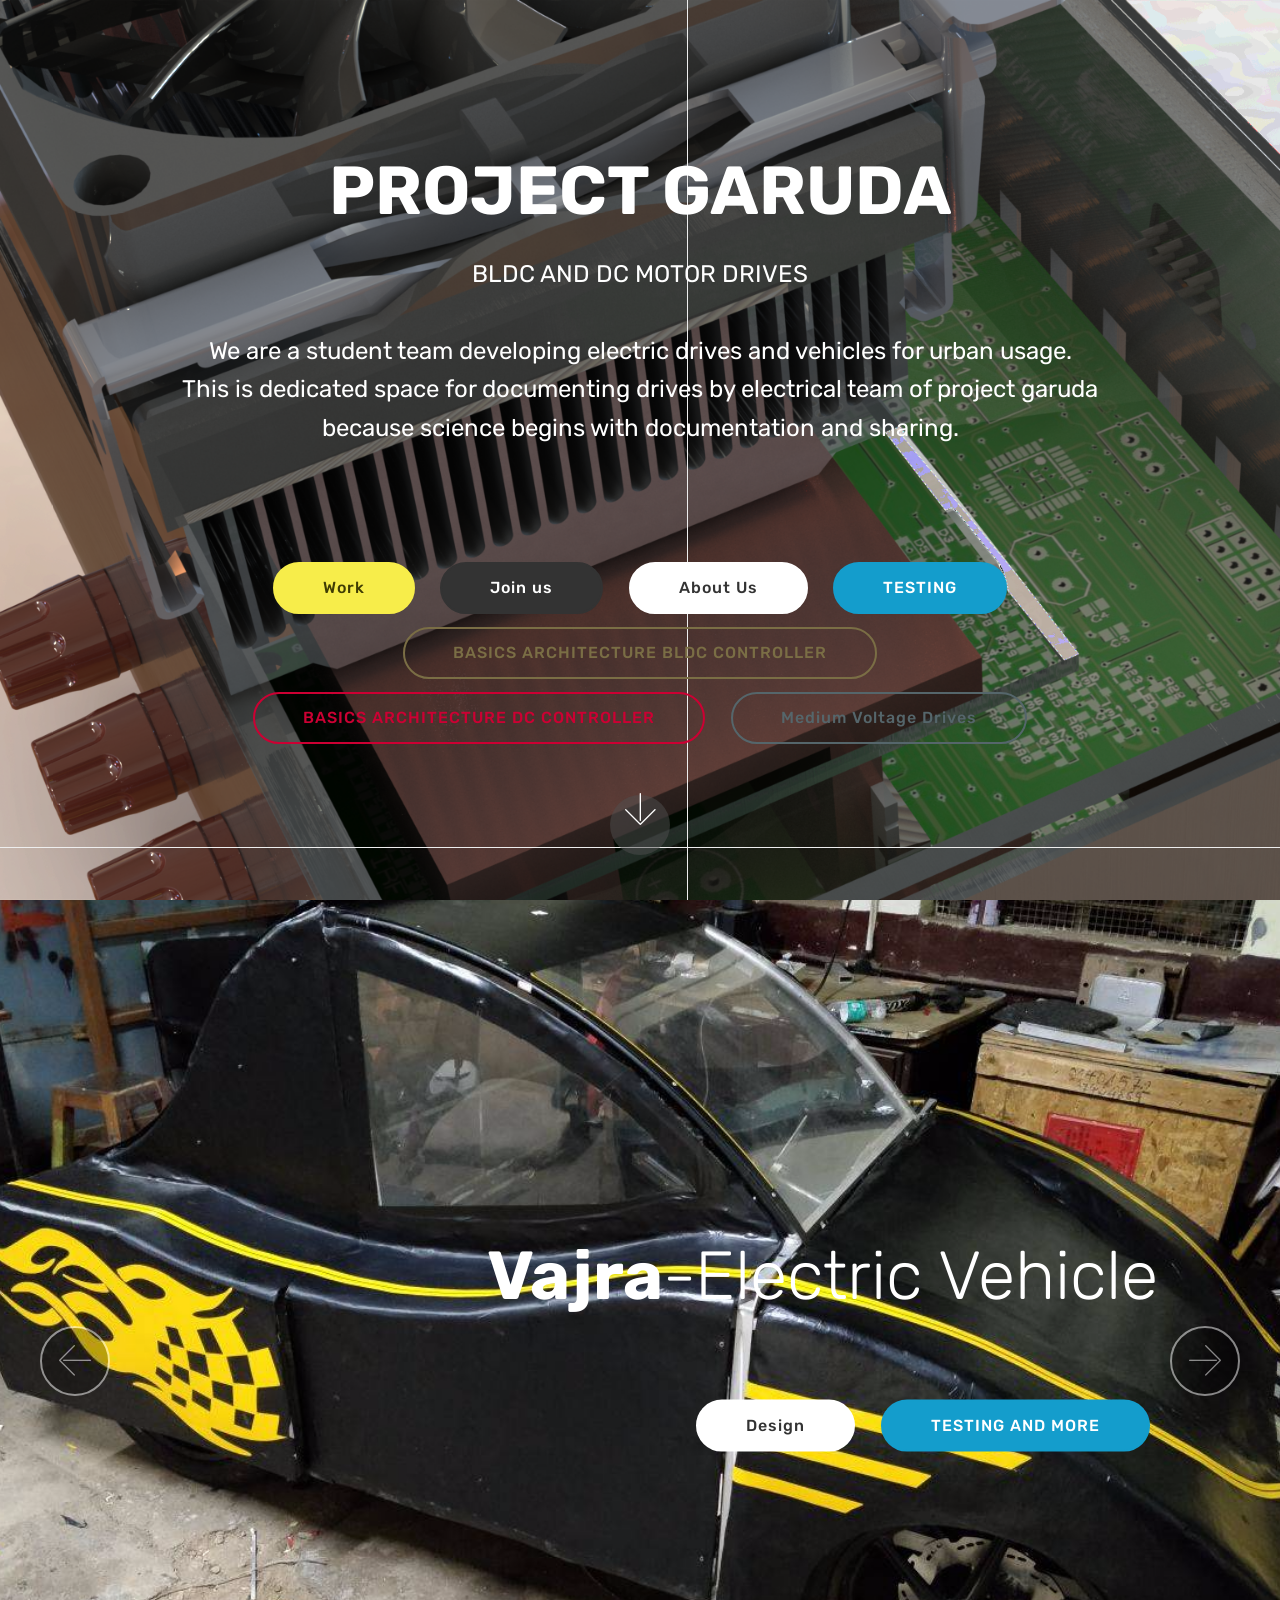
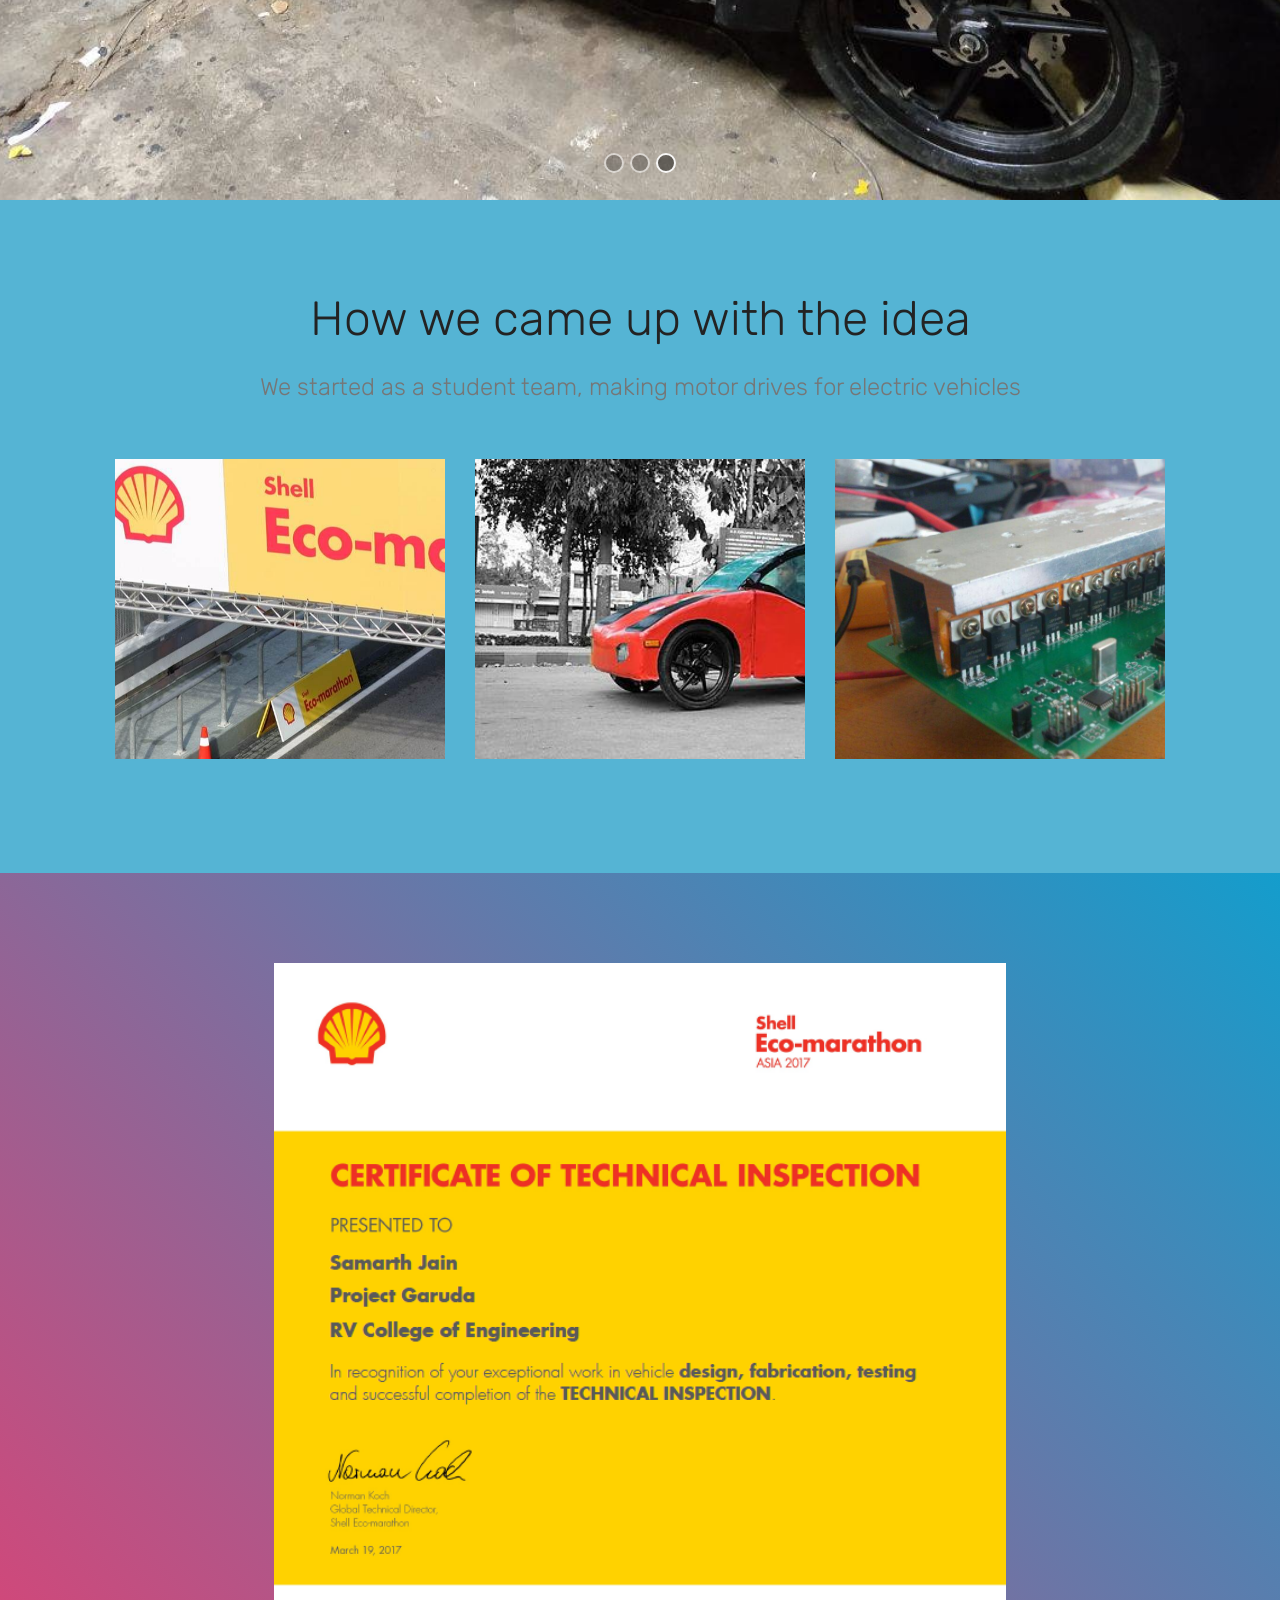
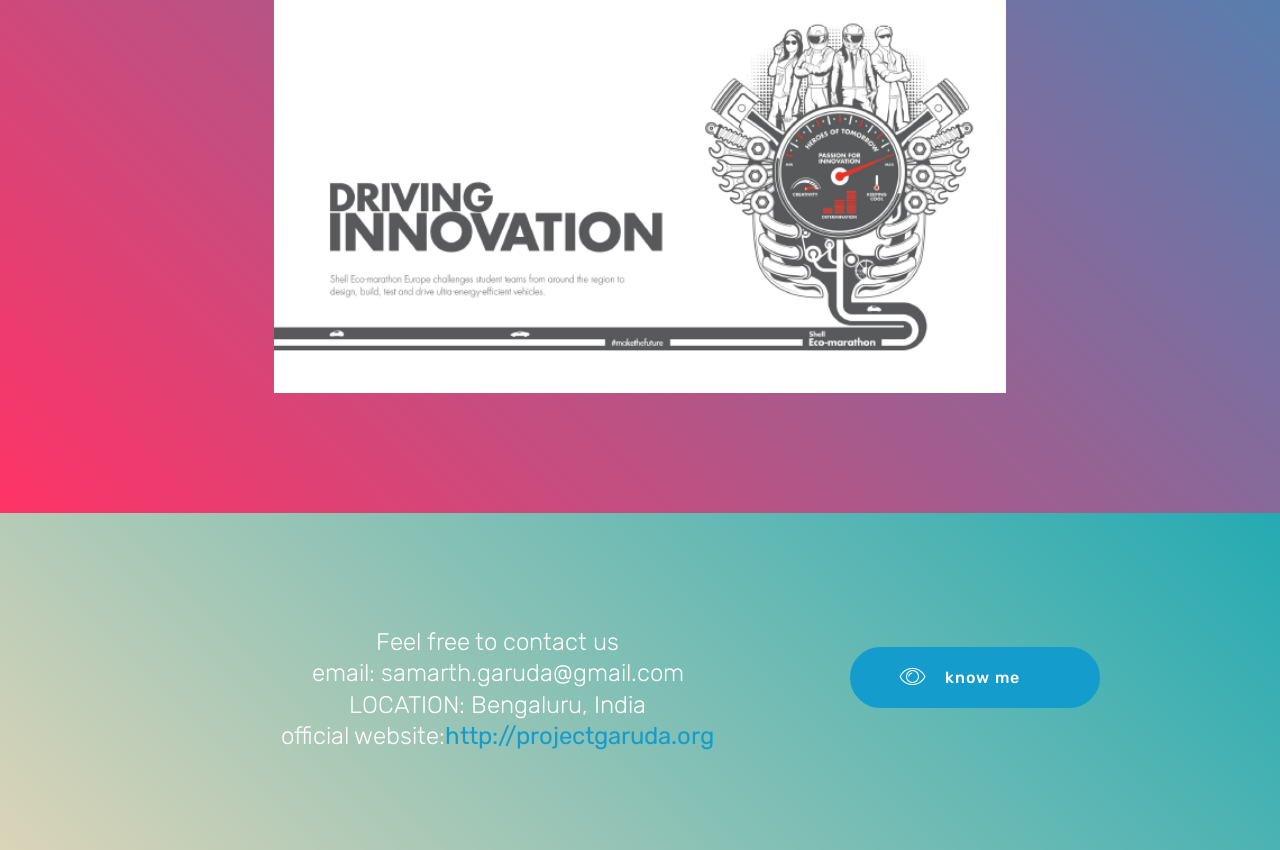
<file: index.html>
<!DOCTYPE html>
<html >
<head>
  <!-- Site made with Mobirise Website Builder v4.5.4, https://mobirise.com -->
  <meta charset="UTF-8">
  <meta http-equiv="X-UA-Compatible" content="IE=edge">
  <meta name="generator" content="Mobirise v4.5.4, mobirise.com">
  <meta name="viewport" content="width=device-width, initial-scale=1, minimum-scale=1">
  <link rel="shortcut icon" href="assets/images/logo4.png" type="image/x-icon">
  <meta name="description" content="">
  <title>Home</title>
  <link rel="stylesheet" href="assets/web/assets/mobirise-icons/mobirise-icons.css">
  <link rel="stylesheet" href="assets/tether/tether.min.css">
  <link rel="stylesheet" href="assets/bootstrap/css/bootstrap.min.css">
  <link rel="stylesheet" href="assets/bootstrap/css/bootstrap-grid.min.css">
  <link rel="stylesheet" href="assets/bootstrap/css/bootstrap-reboot.min.css">
  <link rel="stylesheet" href="assets/theme/css/style.css">
  <link rel="stylesheet" href="assets/mobirise/css/mbr-additional.css" type="text/css">
  
  
  
</head>
<body>
<section class="cid-qF72YGwwFP mbr-fullscreen mbr-parallax-background" id="header2-k">

    

    

    <div class="container align-center">
        <div class="row justify-content-md-center">
            <div class="mbr-white col-md-10">
                <h1 class="mbr-section-title mbr-bold pb-3 mbr-fonts-style display-1">PROJECT GARUDA</h1>
                
                <p class="mbr-text pb-3 mbr-fonts-style display-5">BLDC AND DC MOTOR DRIVES<br><br>We are a student team developing electric drives and vehicles for urban usage.<br>This is dedicated space for documenting drives by electrical team of project garuda because science begins with documentation and sharing.<br>
<br><br></p>
                <div class="mbr-section-btn"><a class="btn btn-md btn-success display-4" href="index.html#slider1-l">Work</a>
                     <a class="btn btn-md btn-black display-4" href="#bottom">Join us</a> <a class="btn btn-md btn-white display-4" href="index.html#features15-q">About Us</a> <a class="btn btn-md btn-primary display-4" href="page3.html" target="_blank">TESTING</a> <a class="btn btn-md btn-danger-outline display-4" href="page4.html" target="_blank">BASICS ARCHITECTURE BLDC CONTROLLER</a> <a class="btn btn-md btn-secondary-outline display-4" href="page6.html" target="_blank">BASICS ARCHITECTURE DC CONTROLLER</a> <a class="btn btn-md btn-warning-outline display-4" href="https://prezi.com/view/WRPpnvlzTfr49QY35Q7d/" target="_blank">Medium Voltage Drives</a></div>
            </div>
        </div>
    </div>
    <div class="mbr-arrow hidden-sm-down" aria-hidden="true">
        <a href="#next">
            <i class="mbri-down mbr-iconfont"></i>
        </a>
    </div>
</section>

<section class="engine"><a href="https://mobirise.co/a">web page builder</a></section><section class="carousel slide cid-qF73cAMx0U" data-interval="false" id="slider1-l">

    

    <div class="full-screen"><div class="mbr-slider slide carousel" data-pause="true" data-keyboard="false" data-ride="false" data-interval="false"><ol class="carousel-indicators"><li data-app-prevent-settings="" data-target="#slider1-l" data-slide-to="0"></li><li data-app-prevent-settings="" data-target="#slider1-l" data-slide-to="1"></li><li data-app-prevent-settings="" data-target="#slider1-l" class=" active" data-slide-to="2"></li></ol><div class="carousel-inner" role="listbox"><div class="carousel-item slider-fullscreen-image" data-bg-video-slide="false" style="background-image: url(assets/images/capturecontroller-1890x803.png);"><div class="container container-slide"><div class="image_wrapper"><div class="mbr-overlay" style="opacity: 0.2;"></div><img src="assets/images/capturecontroller-1890x803.png"><div class="carousel-caption justify-content-center"><div class="col-10 align-center"><h2 class="mbr-fonts-style display-1">Introducing 3 Phase BLDC Drive &gt;1</h2><p class="lead mbr-text mbr-fonts-style display-5">The first generation motor controller of project garuda</p><div class="mbr-section-btn" buttons="0"> <a class="btn  btn-white-outline display-4" href="page1.html">Design Details</a></div></div></div></div></div></div><div class="carousel-item slider-fullscreen-image" data-bg-video-slide="false" style="background-image: url(assets/images/controller-front-1-2000x1545.jpg);"><div class="container container-slide"><div class="image_wrapper"><div class="mbr-overlay" style="opacity: 0;"></div><img src="assets/images/controller-front-1-2000x1545.jpg"><div class="carousel-caption justify-content-center"><div class="col-10 align-left"><h2 class="mbr-fonts-style display-1">&nbsp;Road Ready&nbsp;</h2><p class="lead mbr-text mbr-fonts-style display-5">BLDC motor controller for automotive purpose.Built for two seater cars.</p></div></div></div></div></div><div class="carousel-item slider-fullscreen-image active" data-bg-video-slide="false" style="background-image: url(assets/images/whatsapp-image-2018-01-12-at-22.48.26-1152x864.jpg);"><div class="container container-slide"><div class="image_wrapper"><div class="mbr-overlay" style="opacity: 0;"></div><img src="assets/images/whatsapp-image-2018-01-12-at-22.48.26-1152x864.jpg"><div class="carousel-caption justify-content-center"><div class="col-10 align-right"><h2 class="mbr-fonts-style display-1"><strong>Vajra</strong>-Electric Vehicle<br><br></h2><p class="lead mbr-text mbr-fonts-style display-5"></p><div class="mbr-section-btn" buttons="0"><a class="btn  display-4 btn-white" href="http://samarthjainabout.github.io/VAJRA 2017 REPORT.pdf">Design</a> <a class="btn  btn-primary display-4" href="page7.html">TESTING AND MORE</a> </div></div></div></div></div></div></div><a data-app-prevent-settings="" class="carousel-control carousel-control-prev" role="button" data-slide="prev" href="#slider1-l"><span aria-hidden="true" class="mbri-left mbr-iconfont"></span><span class="sr-only">Previous</span></a><a data-app-prevent-settings="" class="carousel-control carousel-control-next" role="button" data-slide="next" href="#slider1-l"><span aria-hidden="true" class="mbri-right mbr-iconfont"></span><span class="sr-only">Next</span></a></div></div>

</section>

<section class="features15 cid-qF7sARZ2B9" id="features15-q">

    

    
    <div class="container">
        <h2 class="mbr-section-title pb-3 align-center mbr-fonts-style display-2">How we came up with the idea</h2>
        <h3 class="mbr-section-subtitle display-5 align-center mbr-fonts-style">We started as a student team, making motor drives for electric vehicles</h3>

        <div class="media-container-row container pt-5 mt-2">

            <div class="col-12 col-md-6 mb-4 col-lg-4">
                <div class="card flip-card p-5 align-center">
                    <div class="card-front card_cont">
                        <img src="assets/images/shell-2-1500x1007.jpg" alt="Mobirise" title="">
                    </div>
                    <div class="card_back card_cont">
                        <h4 class="card-title display-5 py-2 mbr-fonts-style">1st time international presentation</h4>
                        <p class="mbr-text mbr-fonts-style display-7">
                            We presented our bldc controller design at shell eco marathon in 2017, held at Singapore.
                        </p>
                    </div>
                </div>
            </div>

            <div class="col-12 col-md-6 mb-4 col-lg-4">
                
                <div class="card flip-card p-5 align-center">
                    <div class="card-front card_cont">
                        <img src="assets/images/ac2d1b-96c55a4e2b294717a7cc03640a9fe3f8-mv2-400x248.jpg" alt="Mobirise" title="">
                    </div>
                    <div class="card_back card_cont">
                        <h4 class="card-title py-2 mbr-fonts-style display-5">Road worthy</h4>
                        <p class="mbr-text mbr-fonts-style display-7">The controller used to propel self made 2 seater electric vehicle.</p>
                    </div>
                </div>
            </div>
            
            <div class="col-12 col-md-6 mb-4 col-lg-4">
                <div class="card flip-card p-5 align-center">
                    <div class="card-front card_cont">
                        <img src="assets/images/whatsapp-image-2017-11-11-at-22.05.46-1280x720.jpg" alt="Mobirise" title="">
                    </div>
                    <div class="card_back card_cont">
                        <h4 class="card-title py-2 mbr-fonts-style display-5">Project Garuda</h4>
                        <p class="mbr-text mbr-fonts-style display-7">
                            Team decided to manufacture more advanced version of controller by building each component from scratch.
                        </p>
                    </div>
                </div> 
            </div>

            
        </div>
</div></section>

<section class="cid-qFgfFm7i8O" id="image1-14">

    

    <figure class="mbr-figure container">
            <div class="image-block" style="width: 66%;">
                <img src="assets/images/shellcertificate-652x917.png" width="1400" alt="Mobirise" title="">
                
            </div>
    </figure>
</section>

<section class="mbr-section info2 cid-qF7redbCu5" id="info2-o">

    

    

    <div class="container">
        <div class="row main justify-content-center">
            <div class="media-container-column col-12 col-lg-3 col-md-4">
                <div class="mbr-section-btn align-left py-4"><a class="btn btn-primary display-4" href="https://samarthjainabout.github.io/me.html" target="_blank">
                    <span class="mbri-preview mbr-iconfont"></span><font face="MobiriseIcons"><br></font>&nbsp; know me &nbsp; &nbsp; &nbsp;</a></div>
            </div>
            <div class="media-container-column title col-12 col-lg-7 col-md-6">
                <h2 class="align-right mbr-bold mbr-white pb-3 mbr-fonts-style display-2"></h2>
                <h3 class="mbr-section-subtitle align-right mbr-light mbr-white mbr-fonts-style display-5">Feel free to contact us <br>email: samarth.garuda@gmail.com<br>LOCATION: Bengaluru, India<br>official website:<a href="http://projectgaruda.org/" target="_blank">http://projectgaruda.org</a></h3>
            </div>
        </div>
    </div>
</section>


  <script src="assets/web/assets/jquery/jquery.min.js"></script>
  <script src="assets/popper/popper.min.js"></script>
  <script src="assets/tether/tether.min.js"></script>
  <script src="assets/bootstrap/js/bootstrap.min.js"></script>
  <script src="assets/smoothscroll/smooth-scroll.js"></script>
  <script src="assets/parallax/jarallax.min.js"></script>
  <script src="assets/mbr-flip-card/mbr-flip-card.js"></script>
  <script src="assets/vimeoplayer/jquery.mb.vimeo_player.js"></script>
  <script src="assets/bootstrapcarouselswipe/bootstrap-carousel-swipe.js"></script>
  <script src="assets/ytplayer/jquery.mb.ytplayer.min.js"></script>
  <script src="assets/theme/js/script.js"></script>
  <script src="assets/slidervideo/script.js"></script>
  
  
</body>
</html>
</file>
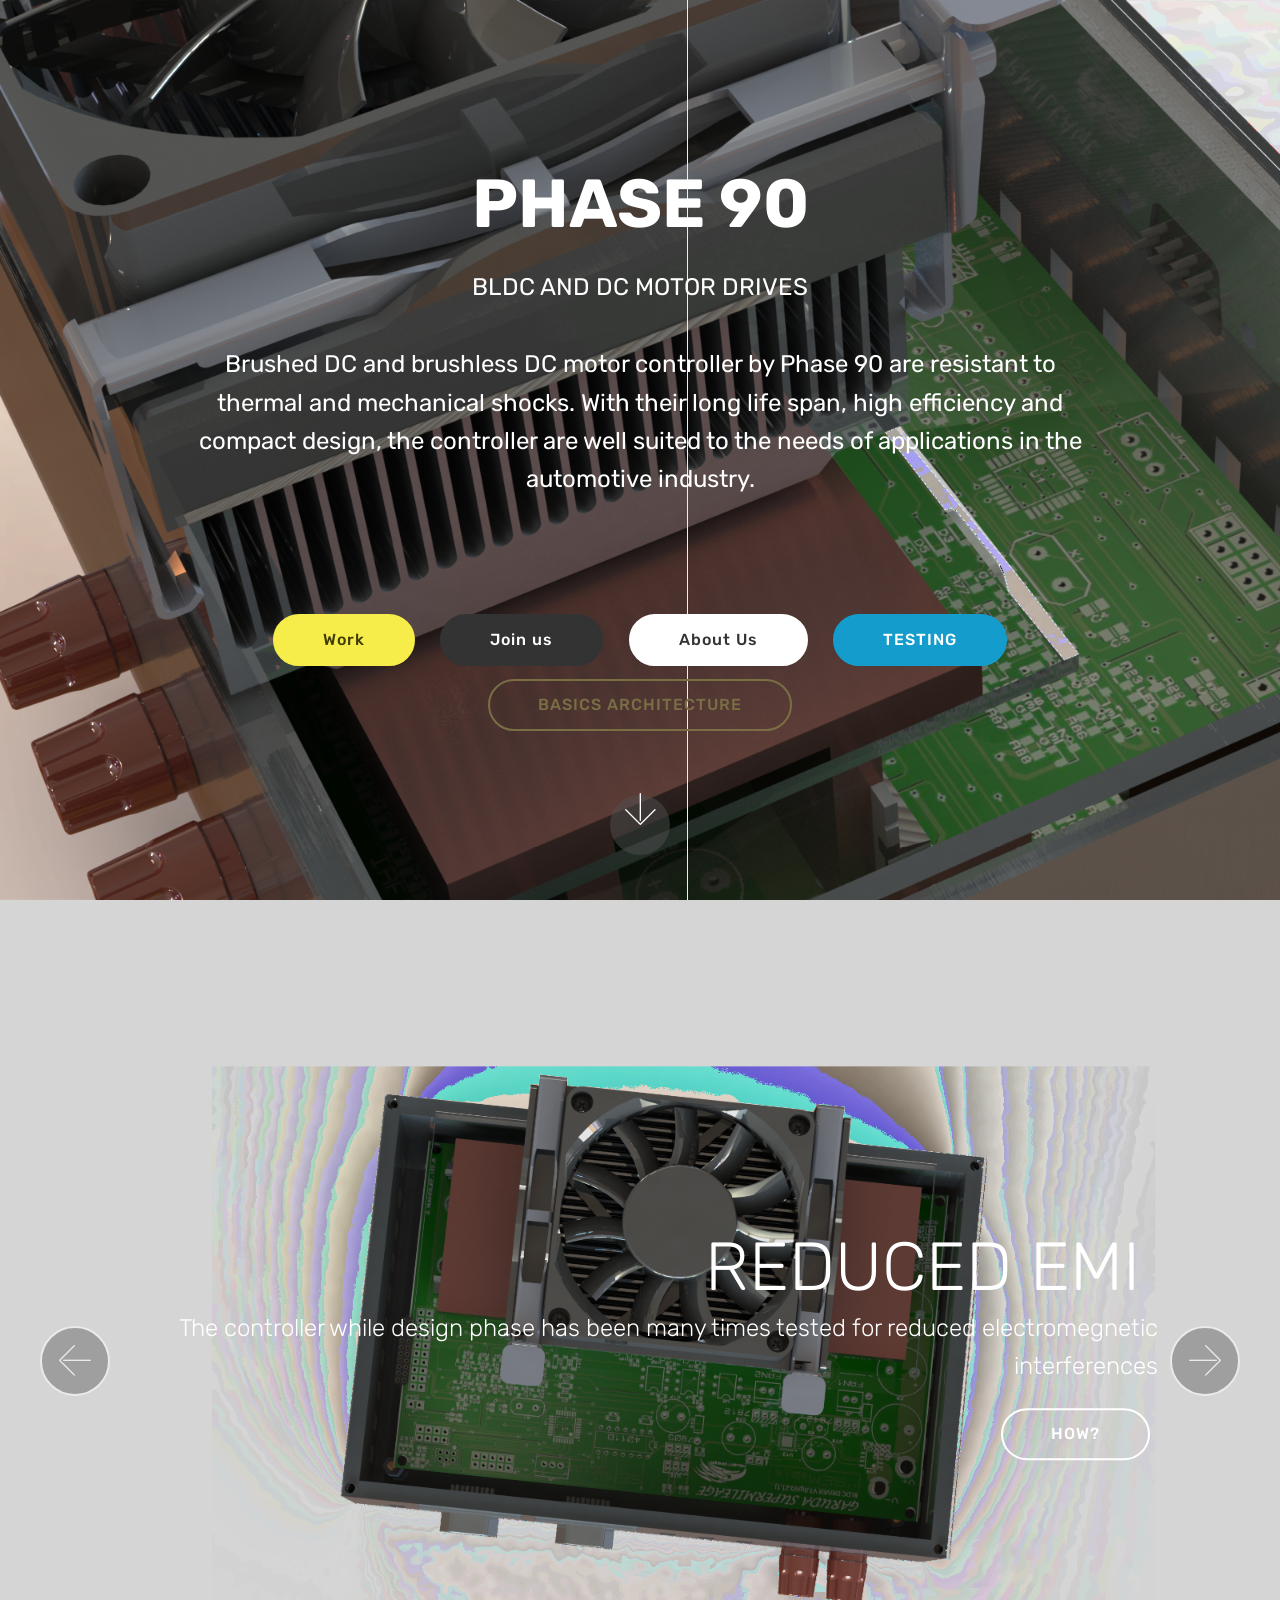
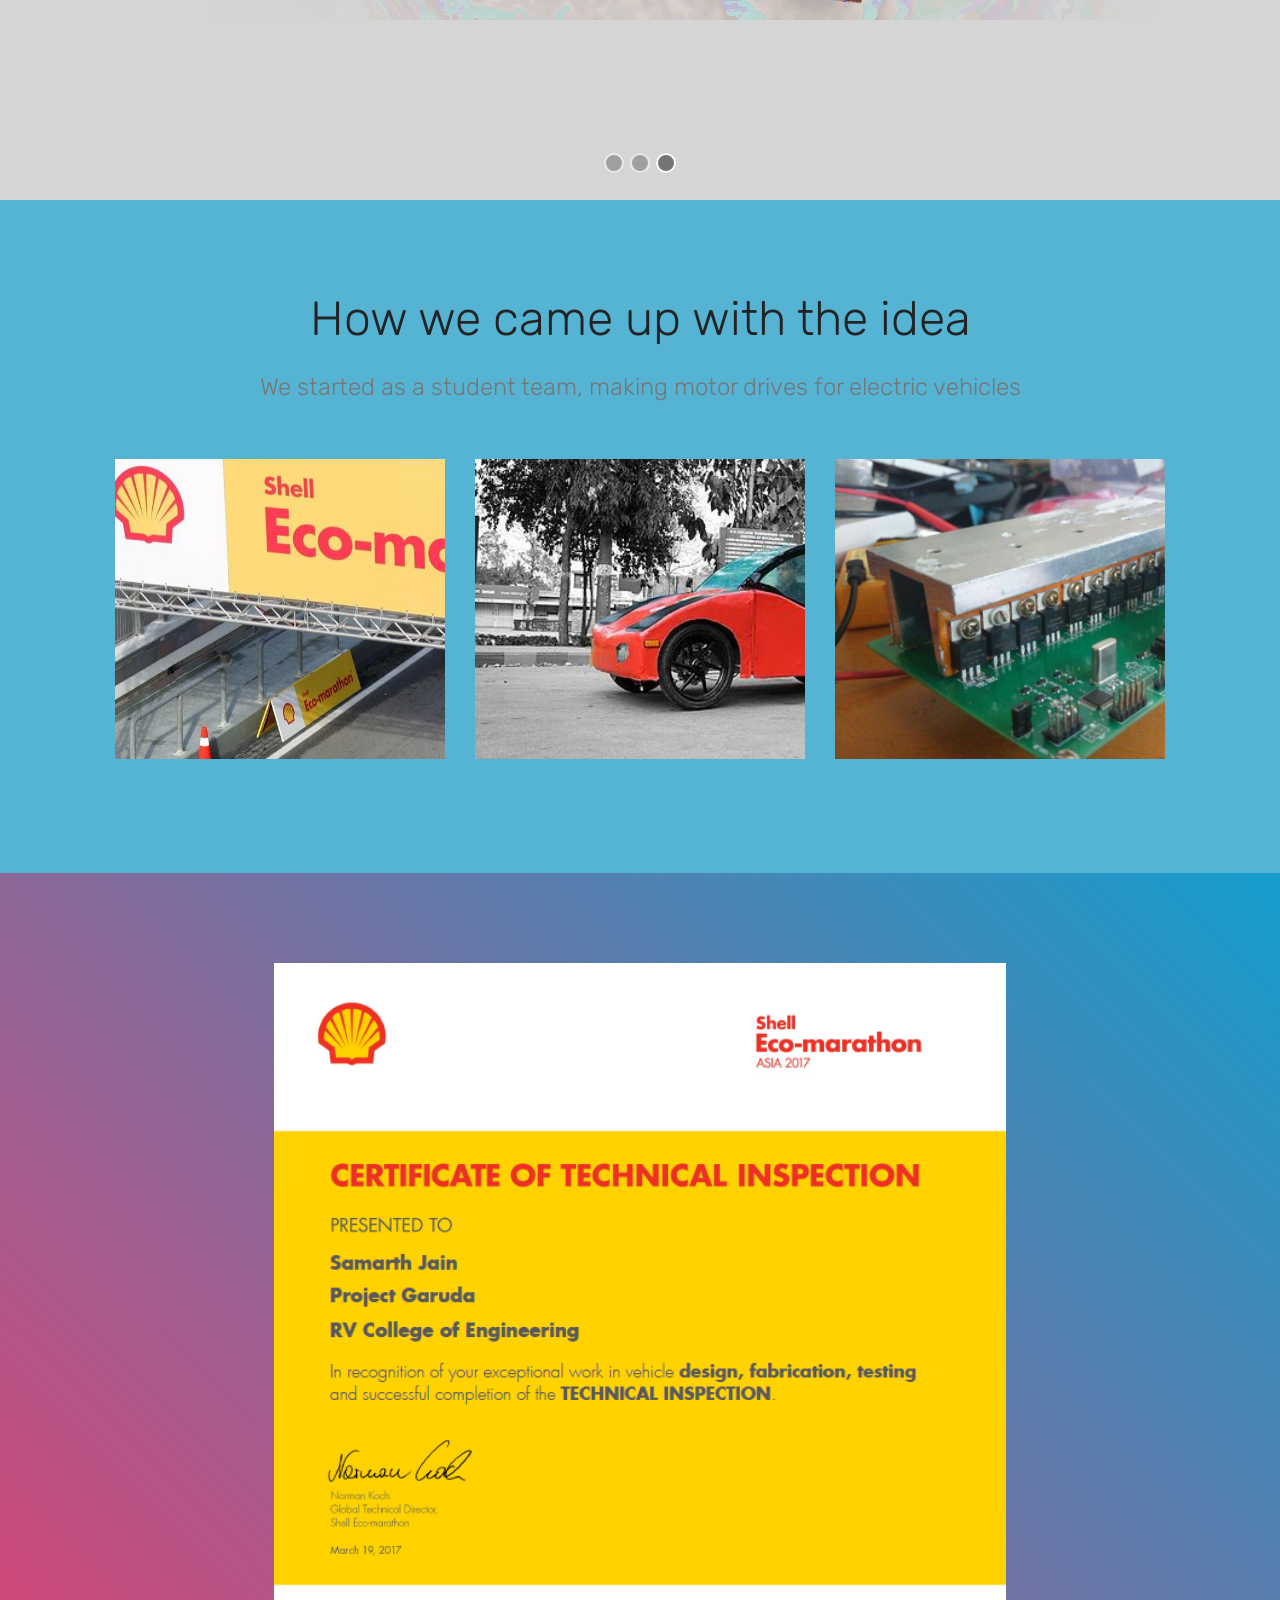
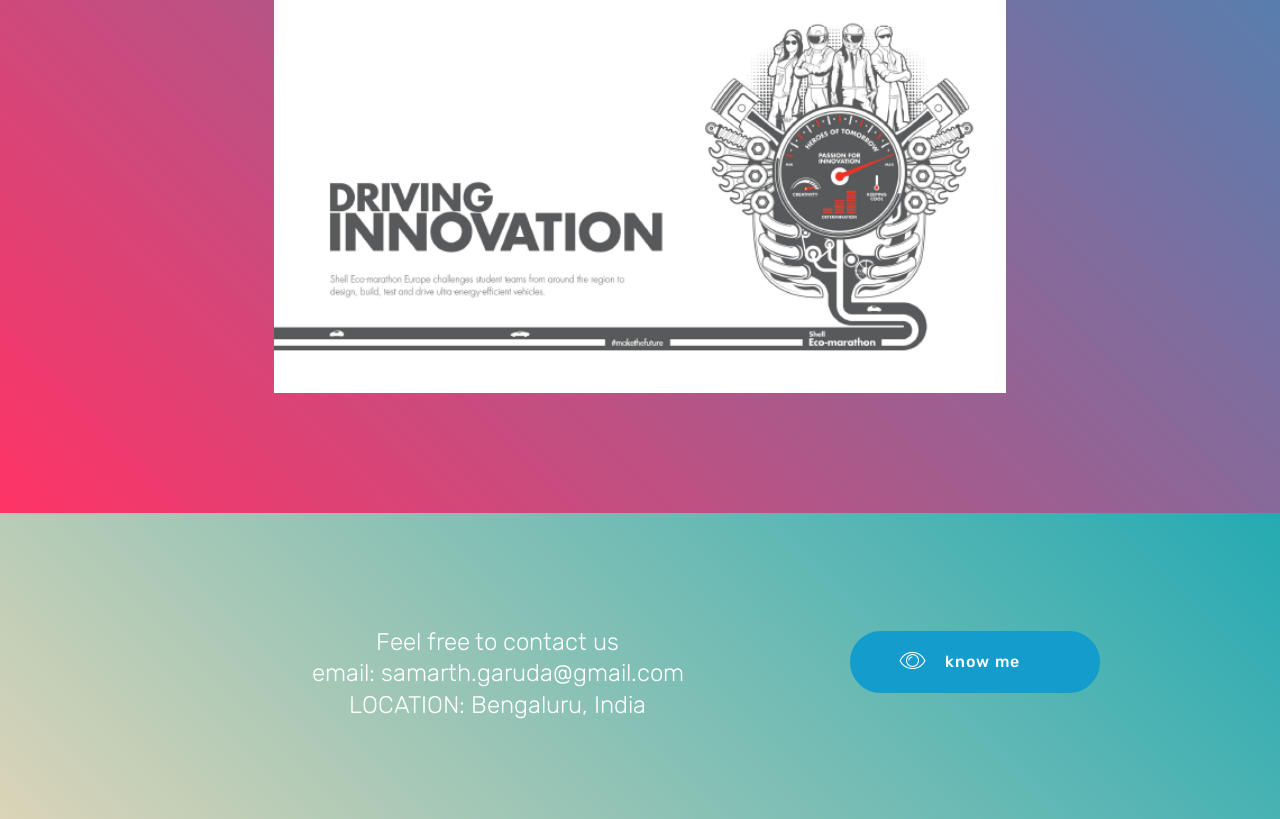
<file: assets/index.html>
<!DOCTYPE html>
<html >
<head>
  <!-- Site made with Mobirise Website Builder v4.5.4, https://mobirise.com -->
  <meta charset="UTF-8">
  <meta http-equiv="X-UA-Compatible" content="IE=edge">
  <meta name="generator" content="Mobirise v4.5.4, mobirise.com">
  <meta name="viewport" content="width=device-width, initial-scale=1, minimum-scale=1">
  <link rel="shortcut icon" href="assets/images/logo4.png" type="image/x-icon">
  <meta name="description" content="">
  <title>Home</title>
  <link rel="stylesheet" href="assets/web/assets/mobirise-icons/mobirise-icons.css">
  <link rel="stylesheet" href="assets/tether/tether.min.css">
  <link rel="stylesheet" href="assets/bootstrap/css/bootstrap.min.css">
  <link rel="stylesheet" href="assets/bootstrap/css/bootstrap-grid.min.css">
  <link rel="stylesheet" href="assets/bootstrap/css/bootstrap-reboot.min.css">
  <link rel="stylesheet" href="assets/theme/css/style.css">
  <link rel="stylesheet" href="assets/mobirise/css/mbr-additional.css" type="text/css">
  
  
  
</head>
<body>
<section class="cid-qF72YGwwFP mbr-fullscreen mbr-parallax-background" id="header2-k">

    

    

    <div class="container align-center">
        <div class="row justify-content-md-center">
            <div class="mbr-white col-md-10">
                <h1 class="mbr-section-title mbr-bold pb-3 mbr-fonts-style display-1">PHASE 90<br></h1>
                
                <p class="mbr-text pb-3 mbr-fonts-style display-5">BLDC AND DC MOTOR DRIVES<br><br>Brushed DC and brushless DC motor controller by Phase 90 are resistant to thermal and mechanical shocks. With their long life span, high efficiency  and compact design, the controller are well suited to the needs of applications in the automotive industry.<br>
<br><br></p>
                <div class="mbr-section-btn"><a class="btn btn-md btn-success display-4" href="index.html#slider1-l">Work</a>
                     <a class="btn btn-md btn-black display-4" href="#bottom">Join us</a> <a class="btn btn-md btn-white display-4" href="index.html#features15-q">About Us</a> <a class="btn btn-md btn-primary display-4" href="page3.html" target="_blank">TESTING</a> <a class="btn btn-md btn-danger-outline display-4" href="page4.html" target="_blank">BASICS ARCHITECTURE</a></div>
            </div>
        </div>
    </div>
    <div class="mbr-arrow hidden-sm-down" aria-hidden="true">
        <a href="#next">
            <i class="mbri-down mbr-iconfont"></i>
        </a>
    </div>
</section>

<section class="engine"><a href="https://mobirise.co/k">free bootstrap templates</a></section><section class="carousel slide cid-qF73cAMx0U" data-interval="false" id="slider1-l">

    

    <div class="full-screen"><div class="mbr-slider slide carousel" data-pause="true" data-keyboard="false" data-ride="false" data-interval="false"><ol class="carousel-indicators"><li data-app-prevent-settings="" data-target="#slider1-l" data-slide-to="0"></li><li data-app-prevent-settings="" data-target="#slider1-l" data-slide-to="1"></li><li data-app-prevent-settings="" data-target="#slider1-l" class=" active" data-slide-to="2"></li></ol><div class="carousel-inner" role="listbox"><div class="carousel-item slider-fullscreen-image" data-bg-video-slide="false" style="background-image: url(assets/images/capturecontroller-1890x803.png);"><div class="container container-slide"><div class="image_wrapper"><div class="mbr-overlay" style="opacity: 0.2;"></div><img src="assets/images/capturecontroller-1890x803.png"><div class="carousel-caption justify-content-center"><div class="col-10 align-center"><h2 class="mbr-fonts-style display-1">Introducing 3 Phase BLDC Drive &gt;1</h2><p class="lead mbr-text mbr-fonts-style display-5">The first generation motor controller of the Phase 90 system</p><div class="mbr-section-btn" buttons="0"> <a class="btn  btn-white-outline display-4" href="page1.html">Design Details</a></div></div></div></div></div></div><div class="carousel-item slider-fullscreen-image" data-bg-video-slide="false" style="background-image: url(assets/images/controller-front-1-2000x1545.jpg);"><div class="container container-slide"><div class="image_wrapper"><div class="mbr-overlay" style="opacity: 0;"></div><img src="assets/images/controller-front-1-2000x1545.jpg"><div class="carousel-caption justify-content-center"><div class="col-10 align-left"><h2 class="mbr-fonts-style display-1">Management and data logging</h2><p class="lead mbr-text mbr-fonts-style display-5">To keep under control, temperature,voltage and current are measured and monitored for alerts.</p></div></div></div></div></div><div class="carousel-item slider-fullscreen-image active" data-bg-video-slide="false" style="background-image: url(assets/images/controller-top-1-2000x1125.png);"><div class="container container-slide"><div class="image_wrapper"><div class="mbr-overlay" style="opacity: 0.1;"></div><img src="assets/images/controller-top-1-2000x1125.png"><div class="carousel-caption justify-content-center"><div class="col-10 align-right"><h2 class="mbr-fonts-style display-1">REDUCED EMI&nbsp;</h2><p class="lead mbr-text mbr-fonts-style display-5">The controller while design phase has been many times tested for reduced electromegnetic interferences</p><div class="mbr-section-btn" buttons="0"> <a class="btn  btn-white-outline display-4" href="page2.html">HOW?</a></div></div></div></div></div></div></div><a data-app-prevent-settings="" class="carousel-control carousel-control-prev" role="button" data-slide="prev" href="#slider1-l"><span aria-hidden="true" class="mbri-left mbr-iconfont"></span><span class="sr-only">Previous</span></a><a data-app-prevent-settings="" class="carousel-control carousel-control-next" role="button" data-slide="next" href="#slider1-l"><span aria-hidden="true" class="mbri-right mbr-iconfont"></span><span class="sr-only">Next</span></a></div></div>

</section>

<section class="features15 cid-qF7sARZ2B9" id="features15-q">

    

    
    <div class="container">
        <h2 class="mbr-section-title pb-3 align-center mbr-fonts-style display-2">How we came up with the idea</h2>
        <h3 class="mbr-section-subtitle display-5 align-center mbr-fonts-style">We started as a student team, making motor drives for electric vehicles</h3>

        <div class="media-container-row container pt-5 mt-2">

            <div class="col-12 col-md-6 mb-4 col-lg-4">
                <div class="card flip-card p-5 align-center">
                    <div class="card-front card_cont">
                        <img src="assets/images/shell-2-1500x1007.jpg" alt="Mobirise" title="">
                    </div>
                    <div class="card_back card_cont">
                        <h4 class="card-title display-5 py-2 mbr-fonts-style">1st time international presentation</h4>
                        <p class="mbr-text mbr-fonts-style display-7">
                            We presented our bldc controller design at shell eco marathon in 2017, held at Singapore.
                        </p>
                    </div>
                </div>
            </div>

            <div class="col-12 col-md-6 mb-4 col-lg-4">
                
                <div class="card flip-card p-5 align-center">
                    <div class="card-front card_cont">
                        <img src="assets/images/ac2d1b-96c55a4e2b294717a7cc03640a9fe3f8-mv2-400x248.jpg" alt="Mobirise" title="">
                    </div>
                    <div class="card_back card_cont">
                        <h4 class="card-title py-2 mbr-fonts-style display-5">Road worthy</h4>
                        <p class="mbr-text mbr-fonts-style display-7">The controller used to propel self made 2 seater electric vehicle.</p>
                    </div>
                </div>
            </div>
            
            <div class="col-12 col-md-6 mb-4 col-lg-4">
                <div class="card flip-card p-5 align-center">
                    <div class="card-front card_cont">
                        <img src="assets/images/whatsapp-image-2017-11-11-at-22.05.46-1280x720.jpg" alt="Mobirise" title="">
                    </div>
                    <div class="card_back card_cont">
                        <h4 class="card-title py-2 mbr-fonts-style display-5">Phase 90 began</h4>
                        <p class="mbr-text mbr-fonts-style display-7">
                            Team decided to manufacture more advanced version of controller by building each component from scratch.
                        </p>
                    </div>
                </div> 
            </div>

            
        </div>
</div></section>

<section class="cid-qFgfFm7i8O" id="image1-14">

    

    <figure class="mbr-figure container">
            <div class="image-block" style="width: 66%;">
                <img src="assets/images/shellcertificate-652x917.png" width="1400" alt="Mobirise" title="">
                
            </div>
    </figure>
</section>

<section class="mbr-section info2 cid-qF7redbCu5" id="info2-o">

    

    

    <div class="container">
        <div class="row main justify-content-center">
            <div class="media-container-column col-12 col-lg-3 col-md-4">
                <div class="mbr-section-btn align-left py-4"><a class="btn btn-primary display-4" href="https://samarthjainabout.github.io/me.html" target="_blank">
                    <span class="mbri-preview mbr-iconfont"></span><font face="MobiriseIcons"><br></font>&nbsp; know me &nbsp; &nbsp; &nbsp;</a></div>
            </div>
            <div class="media-container-column title col-12 col-lg-7 col-md-6">
                <h2 class="align-right mbr-bold mbr-white pb-3 mbr-fonts-style display-2"></h2>
                <h3 class="mbr-section-subtitle align-right mbr-light mbr-white mbr-fonts-style display-5">Feel free to contact us <br>email: samarth.garuda@gmail.com<br>LOCATION: Bengaluru, India</h3>
            </div>
        </div>
    </div>
</section>


  <script src="assets/web/assets/jquery/jquery.min.js"></script>
  <script src="assets/popper/popper.min.js"></script>
  <script src="assets/tether/tether.min.js"></script>
  <script src="assets/bootstrap/js/bootstrap.min.js"></script>
  <script src="assets/smoothscroll/smooth-scroll.js"></script>
  <script src="assets/parallax/jarallax.min.js"></script>
  <script src="assets/mbr-flip-card/mbr-flip-card.js"></script>
  <script src="assets/vimeoplayer/jquery.mb.vimeo_player.js"></script>
  <script src="assets/bootstrapcarouselswipe/bootstrap-carousel-swipe.js"></script>
  <script src="assets/ytplayer/jquery.mb.ytplayer.min.js"></script>
  <script src="assets/theme/js/script.js"></script>
  <script src="assets/slidervideo/script.js"></script>
  
  
</body>
</html>
</file>
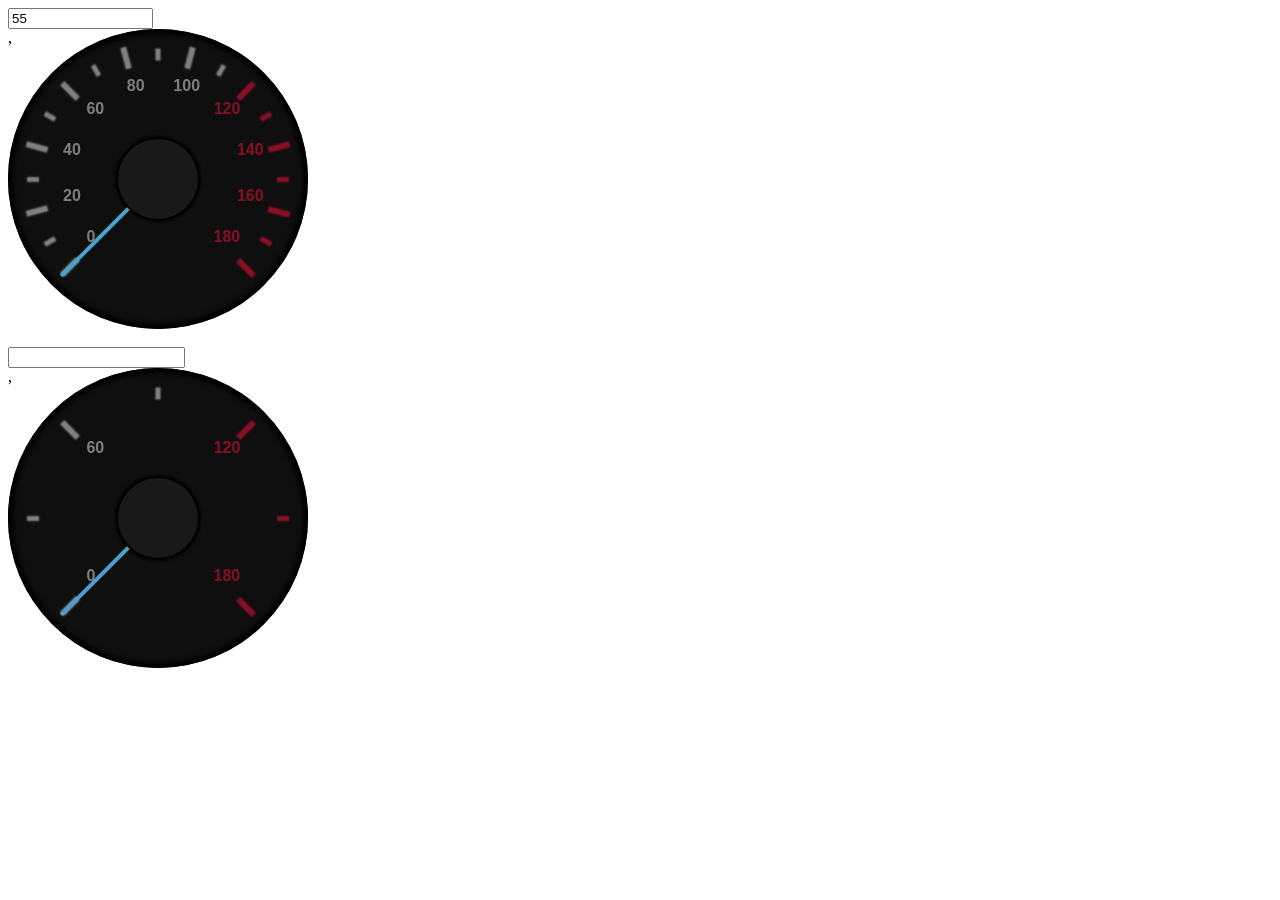
<file: index1.html>
<!--
	*index.html
	*author: Manivannan R
	*project: Speedometer
-->
<html>
<head>
<link href="css/speedometer.css" rel="stylesheet" type="text/css" />
</head>
<body>
		<script> randomNumber(2); </script>
	<input TYPE=TEXT NAME="ACCOUNT" ID="ACCOUNT" VALUE=""  MAXLENGTH=16 SIZE=16 readonly>

	<br>
	<input id="myValues2" />
</body>
<script src="js/jquery.js"></script>
<script src="js/speedometer.js"></script>
<script type="text/javascript">
	
	$("#ACCOUNT").myfunc({divFact:10,eventListenerType:'mousemove'});
	$("#myValues2").myfunc({divFact:30});
	function randomNumber(len) {
    var randomNumber;
    var n = '';

    for(var count = 0; count < len; count++) {
        randomNumber = Math.floor(Math.random() * 10);
        n += randomNumber.toString();
    }
    return n;
}

document.getElementById("ACCOUNT").value = randomNumber(2);
</script>
</html>
</file>
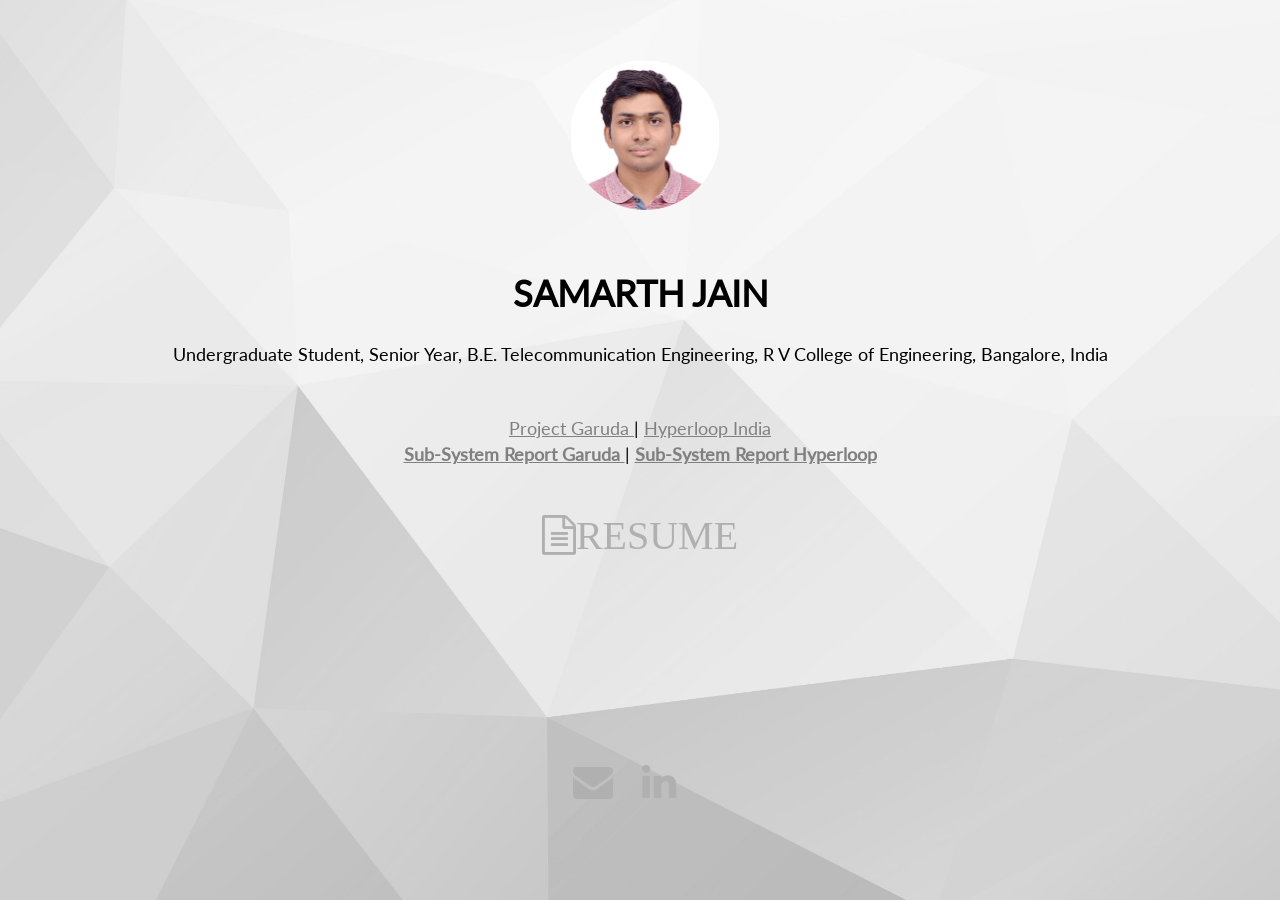
<file: me.html>
<!doctype HTML>

<html lang="en">
<head>
	<meta charset="utf8">

	<title> Samarth Jain </title>
	<meta name="description" content="Samarth Jain is a senior year Telecommunication Engineering Undergraduate at R V College of Engineering, Bangalore. He is also an integral member of Project Garuda and Hyperloop India student teams."/>
	<meta name="author" content="khandelwalkshitij.github.io">
	<meta name="keywords" content="Resume, Samarthjainabout, Samarth, Jain, Garuda, RVCOE, Bangalore, Telecommunication, Electrical, Hyperloop, India, Engineering"/>
	<meta name="viewport" content="width=device-width, initial-scale=1">

	<!--[if lt IE 9]>
    	<script src="https://cdnjs.cloudflare.com/ajax/libs/html5shiv/3.7.3/html5shiv.js"></script>
  	<![endif]-->
	
	<!-- Main CSS -->
	<link rel="stylesheet" href="main.css">
	<link rel="stylesheet" href="https://cdnjs.cloudflare.com/ajax/libs/font-awesome/4.7.0/css/font-awesome.min.css">	

</head>

<body link="grey" vlink="grey">
		
	<div class="contentWrapper">
        <div class="contentFix">
            <div class="twoCol">
                <div class="fontstyle">
                	<br>
                	<br>
                    <table style="width: 100%">
                        <tr>
							<td style="width: 40%"></td>
							<td style="width: 20%">
								<a href="https://samarthjainabout.github.io"><img class="img-circle" id="imgPic" src="img/samarth.JPG" style="	height:150px;width:150px;padding:5px;margin-left:20%;" /></a>
                            </td>
							<td style="width: 40%"></td>
						</tr>
					</table>
				<br>
				<div style="text-align: center;">
                    <table style="width: 100%;">
						<tr style="width: 100%">											
							<td>
								<h1>SAMARTH JAIN</h1>
							</td>
   	                    </tr>
                        <tr>         
							<td>         
					            <span id="lblProgram">Undergraduate Student, Senior Year, B.E. Telecommunication Engineering, R V College of Engineering, Bangalore, India</span> 
                            </td>
                        </tr>
                        <tr>
                            <td>
                               <br />
                               <br />
    	                    </td>
                        </tr>
                        <tr>
                            <td>        
			                    <span id="links">
									<a href="https://www.project-garuda.org/">Project Garuda  </a> | <a href="https://hyperloopindia.in">Hyperloop India    </a> 
								</span>
                            </td>
              	        </tr>
			     <tr>
                            <td>        
			                    <span id="links">
									<a href="samarthjainabout.github.io/projectReport.pdf"><font color="gray"><b>Sub-System Report Garuda </b></font></a> | <a href="samarthjainabout.github.io/hyperloop control system.pdf"><font color="gray"><b>Sub-System Report Hyperloop</b></font></a>
						    	</span>
                            </td>
              	        </tr>
                    </table>
				
				
				</div>
			<br>
			<br>
			<div class="container">
				
				<table style="width:100%;">
					<tr>
						<td style="width: 42.5%;">
						</td>	
						<td style="width: 5%;">
							<font color="red"><a href="samarthjainabout.github.io/Resume sam.pdf"><i class="fa fa-file-text-o" style="font-size:40px;">RESUME</i></a></font>
							</td>	
							
						
						<td style="width: 42.5%;">
						</td>
						
					</tr>
				</table>
				
				</div>
             		<!-- Icons -->
				<div class="container">
				<section id="footer">
				<table style="width:100%;">
					<tr>
						<td style="width: 42.5%;">
						</td>	
						
						<td style="width: 5%;">
							<a href="mailto:samarth.garuda@gmail.com"><i class="fa fa-envelope" style="font-size:40px;"></i></a>
						</td>			
						<td style="width: 5%;">
							<a href="https://www.linkedin.com/in/samarth-jain-4aa1a7123/"><i class="fa fa-linkedin" style="font-size:40px;"></i></a>
						</td>
									
						
						<td style="width: 42.5%;">
						</td>
						
					</tr>
				</table>
				</section>
				</div>
        	</div>
    	</div>
	</div>
</body>
</html>
</file>
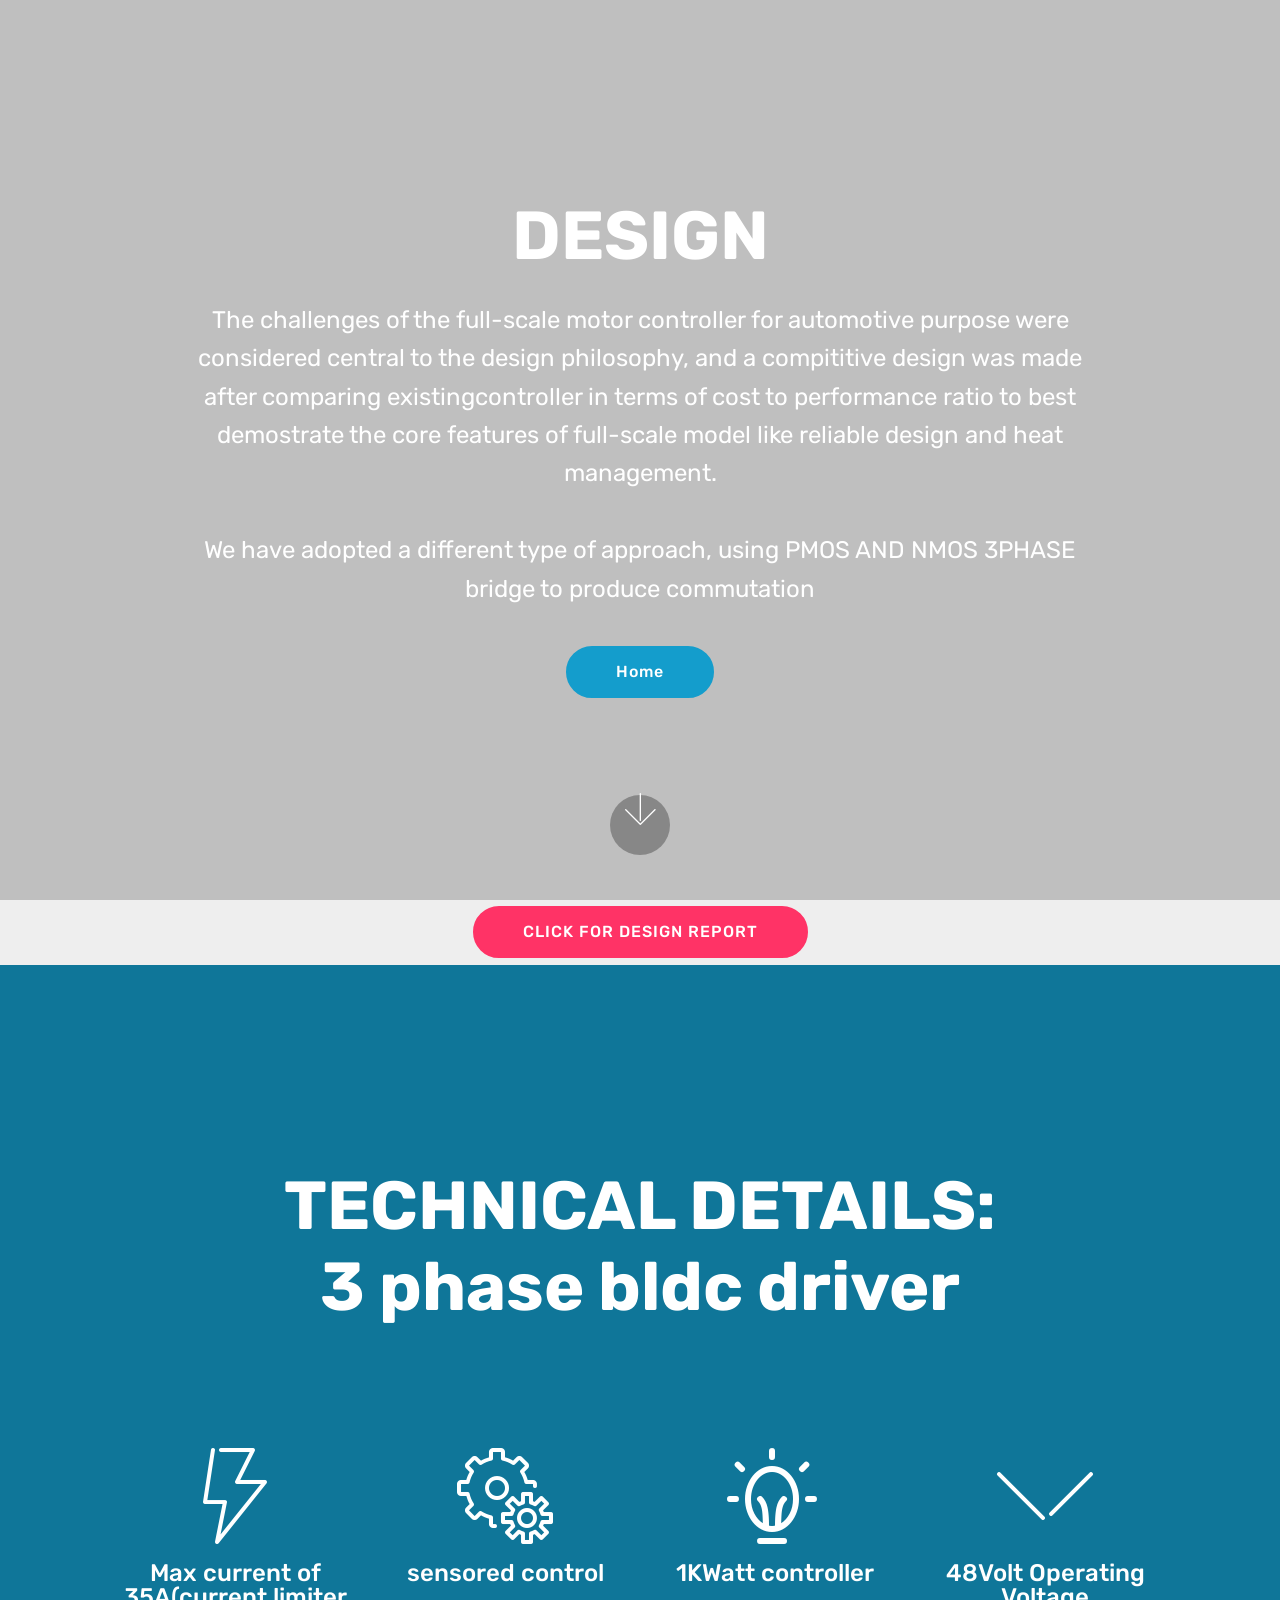
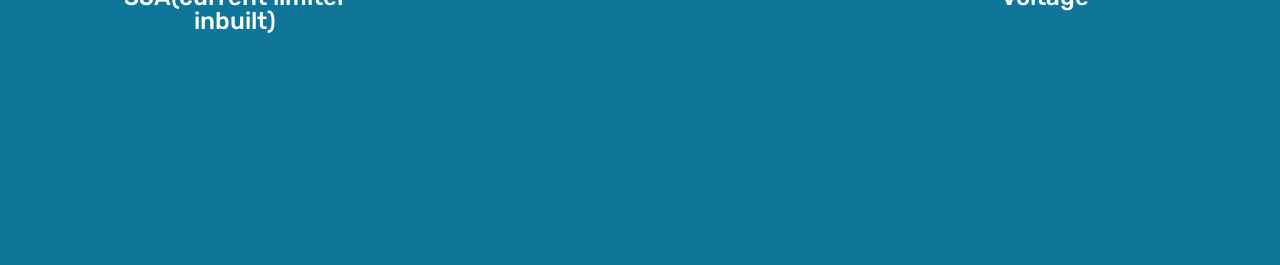
<file: page1.html>
<!DOCTYPE html>
<html >
<head>
  <!-- Site made with Mobirise Website Builder v4.5.4, https://mobirise.com -->
  <meta charset="UTF-8">
  <meta http-equiv="X-UA-Compatible" content="IE=edge">
  <meta name="generator" content="Mobirise v4.5.4, mobirise.com">
  <meta name="viewport" content="width=device-width, initial-scale=1, minimum-scale=1">
  <link rel="shortcut icon" href="assets/images/logo4.png" type="image/x-icon">
  <meta name="description" content="Site Maker Description">
  <title>Design</title>
  <link rel="stylesheet" href="assets/web/assets/mobirise-icons/mobirise-icons.css">
  <link rel="stylesheet" href="assets/web/assets/mobirise-icons-bold/mobirise-icons-bold.css">
  <link rel="stylesheet" href="assets/tether/tether.min.css">
  <link rel="stylesheet" href="assets/bootstrap/css/bootstrap.min.css">
  <link rel="stylesheet" href="assets/bootstrap/css/bootstrap-grid.min.css">
  <link rel="stylesheet" href="assets/bootstrap/css/bootstrap-reboot.min.css">
  <link rel="stylesheet" href="assets/theme/css/style.css">
  <link rel="stylesheet" href="assets/mobirise/css/mbr-additional.css" type="text/css">
  
  
  
</head>
<body>
<section class="header6 cid-qF7xYGyeHk mbr-fullscreen" data-bg-video="https://www.youtube.com/watch?v=vd0ZbHtR0AA" id="header6-s">

    

    <div class="mbr-overlay" style="opacity: 0.2; background-color: rgb(0, 0, 0);">
    </div>

    <div class="container">
        <div class="row justify-content-md-center">
            <div class="mbr-white col-md-10">
                <h1 class="mbr-section-title align-center mbr-bold pb-3 mbr-fonts-style display-1">DESIGN</h1>
                <p class="mbr-text align-center pb-3 mbr-fonts-style display-5">The challenges of the full-scale motor controller for automotive purpose were considered
central to the design philosophy, and a compititive design was made after comparing existingcontroller in terms of cost to performance ratio to best demostrate the core features of full-scale
model like reliable design and heat management.<br><br>We have adopted a different type of approach, using PMOS AND NMOS 3PHASE bridge to produce commutation</p>
                <div class="mbr-section-btn align-center"><a class="btn btn-md btn-primary display-4" href="index.html">Home</a></div>
            </div>
        </div>
    </div>

    <div class="mbr-arrow hidden-sm-down" aria-hidden="true">
        <a href="#next">
            <i class="mbri-down mbr-iconfont"></i>
        </a>
    </div>
</section>

<section class="engine"><a href="https://mobirise.co/n">bootstrap modal</a></section><section class="mbr-section content8 cid-qKjnkM5qRZ" id="content8-2p">

    

    <div class="container">
        <div class="media-container-row title">
            <div class="col-12 col-md-8">
                <div class="mbr-section-btn align-center"><a class="btn btn-secondary display-4" href="https://samarthjainabout.github.io/samarthjainabout.github.io/projectReport.pdf" target="_blank">CLICK FOR DESIGN REPORT</a></div>
            </div>
        </div>
    </div>
</section>

<section class="header12 cid-qF7zkR7CuK mbr-fullscreen" id="header12-t">

    

    

    <div class="container  ">
            <div class="media-container">
                <div class="col-md-12 align-center">
                    <h1 class="mbr-section-title pb-3 mbr-white mbr-bold mbr-fonts-style display-1">TECHNICAL DETAILS:<br>3 phase bldc driver</h1>
                    <p class="mbr-text pb-3 mbr-white mbr-fonts-style display-5"></p>
                    

                    <div class="icons-media-container mbr-white">
                        <div class="card col-12 col-md-6 col-lg-3">
                            <div class="icon-block">
                            
                                <span class="mbr-iconfont mbri-speed"></span>
                            
                            </div>
                            <h5 class="mbr-fonts-style display-5">Max current of 35A(current limiter inbuilt)</h5>
                        </div>

                        <div class="card col-12 col-md-6 col-lg-3">
                            <div class="icon-block">
                                
                                    <span class="mbr-iconfont mbri-setting"></span>
                                
                            </div>
                            <h5 class="mbr-fonts-style display-5">sensored control</h5>
                        </div>

                        <div class="card col-12 col-md-6 col-lg-3">
                            <div class="icon-block">
                                
                                    <span class="mbr-iconfont mbrib-idea"></span>
                                
                            </div>
                            <h5 class="mbr-fonts-style display-5">1KWatt controller</h5>
                        </div>

                        <div class="card col-12 col-md-6 col-lg-3">
                            <div class="icon-block">
                                
                                    <span class="mbr-iconfont mbri-arrow-down"></span>
                                
                            </div>
                            <h5 class="mbr-fonts-style display-5">48Volt Operating Voltage</h5>
                        </div>
                    </div>
                </div>
            </div>
    </div>

    
</section>


  <script src="assets/web/assets/jquery/jquery.min.js"></script>
  <script src="assets/popper/popper.min.js"></script>
  <script src="assets/tether/tether.min.js"></script>
  <script src="assets/bootstrap/js/bootstrap.min.js"></script>
  <script src="assets/smoothscroll/smooth-scroll.js"></script>
  <script src="assets/ytplayer/jquery.mb.ytplayer.min.js"></script>
  <script src="assets/vimeoplayer/jquery.mb.vimeo_player.js"></script>
  <script src="assets/theme/js/script.js"></script>
  
  
</body>
</html>
</file>
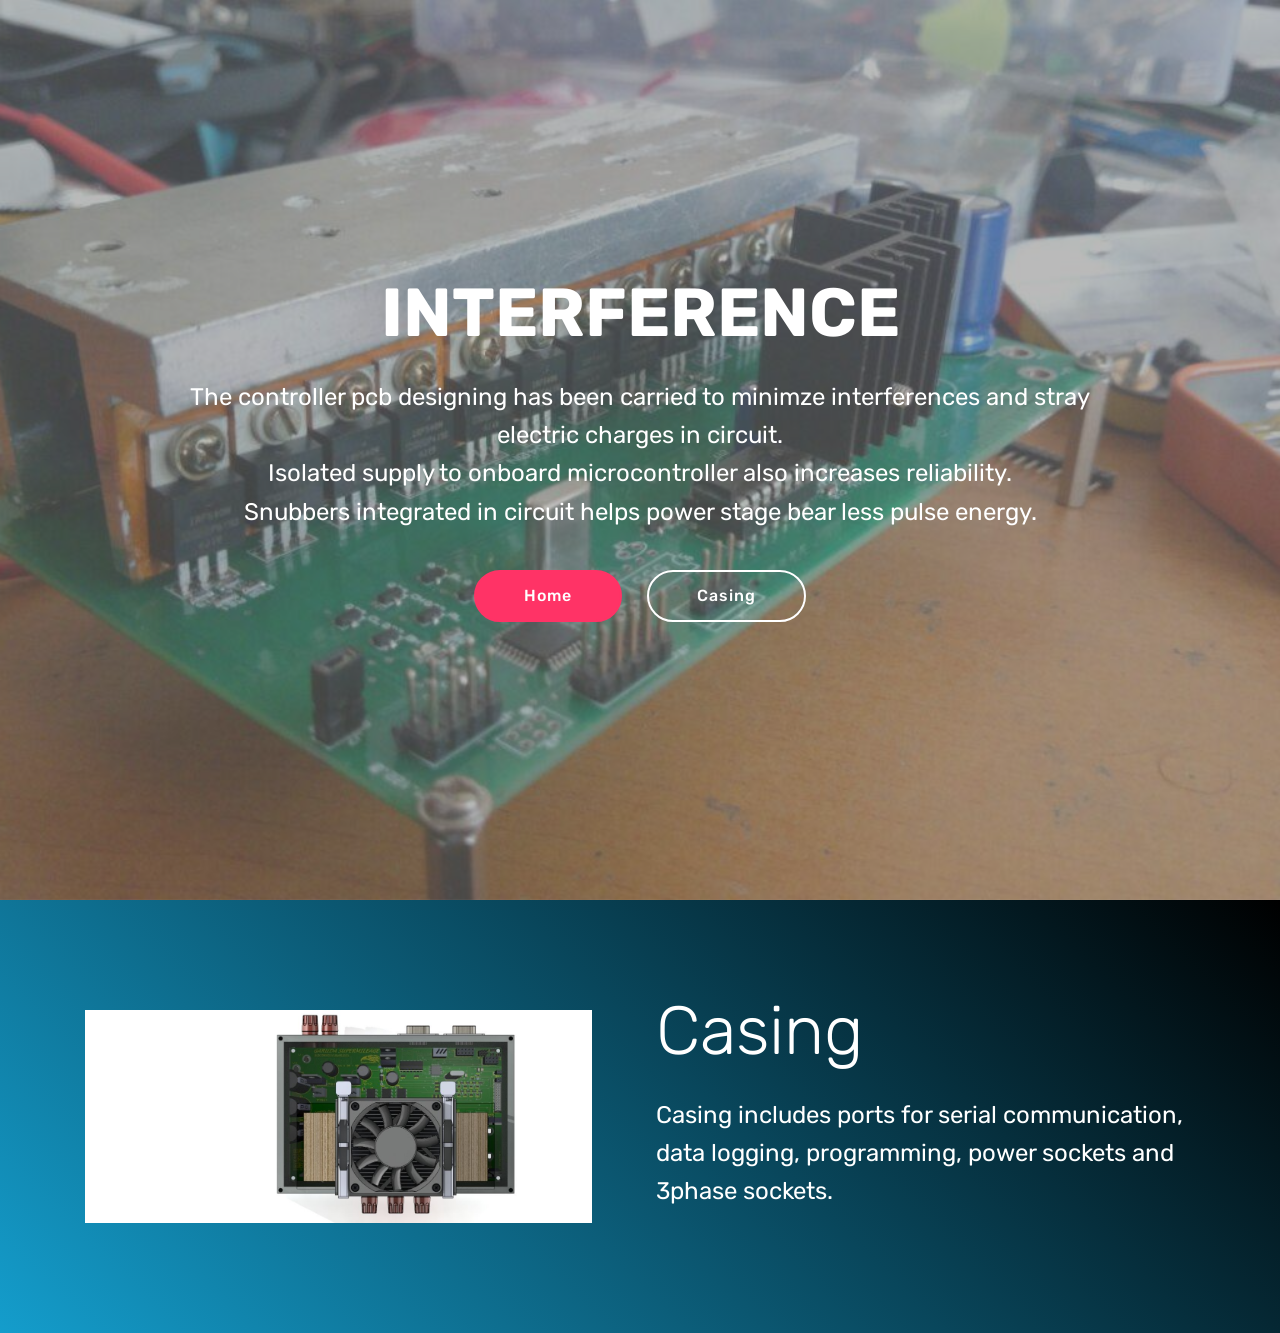
<file: page2.html>
<!DOCTYPE html>
<html >
<head>
  <!-- Site made with Mobirise Website Builder v4.5.4, https://mobirise.com -->
  <meta charset="UTF-8">
  <meta http-equiv="X-UA-Compatible" content="IE=edge">
  <meta name="generator" content="Mobirise v4.5.4, mobirise.com">
  <meta name="viewport" content="width=device-width, initial-scale=1, minimum-scale=1">
  <link rel="shortcut icon" href="assets/images/logo4.png" type="image/x-icon">
  <meta name="description" content="Web Generator Description">
  <title>EMI TESTING</title>
  <link rel="stylesheet" href="assets/web/assets/mobirise-icons/mobirise-icons.css">
  <link rel="stylesheet" href="assets/tether/tether.min.css">
  <link rel="stylesheet" href="assets/bootstrap/css/bootstrap.min.css">
  <link rel="stylesheet" href="assets/bootstrap/css/bootstrap-grid.min.css">
  <link rel="stylesheet" href="assets/bootstrap/css/bootstrap-reboot.min.css">
  <link rel="stylesheet" href="assets/theme/css/style.css">
  <link rel="stylesheet" href="assets/mobirise/css/mbr-additional.css" type="text/css">
  
  
  
</head>
<body>
<section class="cid-qF86vfFLls mbr-fullscreen mbr-parallax-background" id="header2-v">

    

    <div class="mbr-overlay" style="opacity: 0.5; background-color: rgb(118, 118, 118);"></div>

    <div class="container align-center">
        <div class="row justify-content-md-center">
            <div class="mbr-white col-md-10">
                <h1 class="mbr-section-title mbr-bold pb-3 mbr-fonts-style display-1">INTERFERENCE</h1>
                
                <p class="mbr-text pb-3 mbr-fonts-style display-5">The controller pcb designing has been carried to minimze interferences and stray electric charges in circuit.<br>Isolated supply to onboard microcontroller also increases reliability.<br>Snubbers integrated in circuit helps power stage bear less pulse energy.<br>
                </p>
                <div class="mbr-section-btn"><a class="btn btn-md btn-secondary display-4" href="index.html">Home</a>
                    <a class="btn btn-md btn-white-outline display-4" href="page2.html#header3-x">Casing</a></div>
            </div>
        </div>
    </div>
    
</section>

<section class="engine"><a href="https://mobirise.co/i">how to build your own website</a></section><section class="header3 cid-qF8facELP5" id="header3-x">

    

    

    <div class="container">
        <div class="media-container-row">
            <div class="mbr-figure" style="width: 100%;">
                <img src="assets/images/untitled4-1-1334x559.jpg" alt="Mobirise" title="">
            </div>

            <div class="media-content">
                <h1 class="mbr-section-title mbr-white pb-3 mbr-fonts-style display-1">Casing</h1>
                
                <div class="mbr-section-text mbr-white pb-3 ">
                    <p class="mbr-text mbr-fonts-style display-5">Casing includes ports for serial communication, data logging, programming, power sockets and 3phase sockets.
                    </p>
                </div>
                
            </div>
        </div>
    </div>

</section>


  <script src="assets/web/assets/jquery/jquery.min.js"></script>
  <script src="assets/popper/popper.min.js"></script>
  <script src="assets/tether/tether.min.js"></script>
  <script src="assets/bootstrap/js/bootstrap.min.js"></script>
  <script src="assets/smoothscroll/smooth-scroll.js"></script>
  <script src="assets/parallax/jarallax.min.js"></script>
  <script src="assets/theme/js/script.js"></script>
  
  
</body>
</html>
</file>
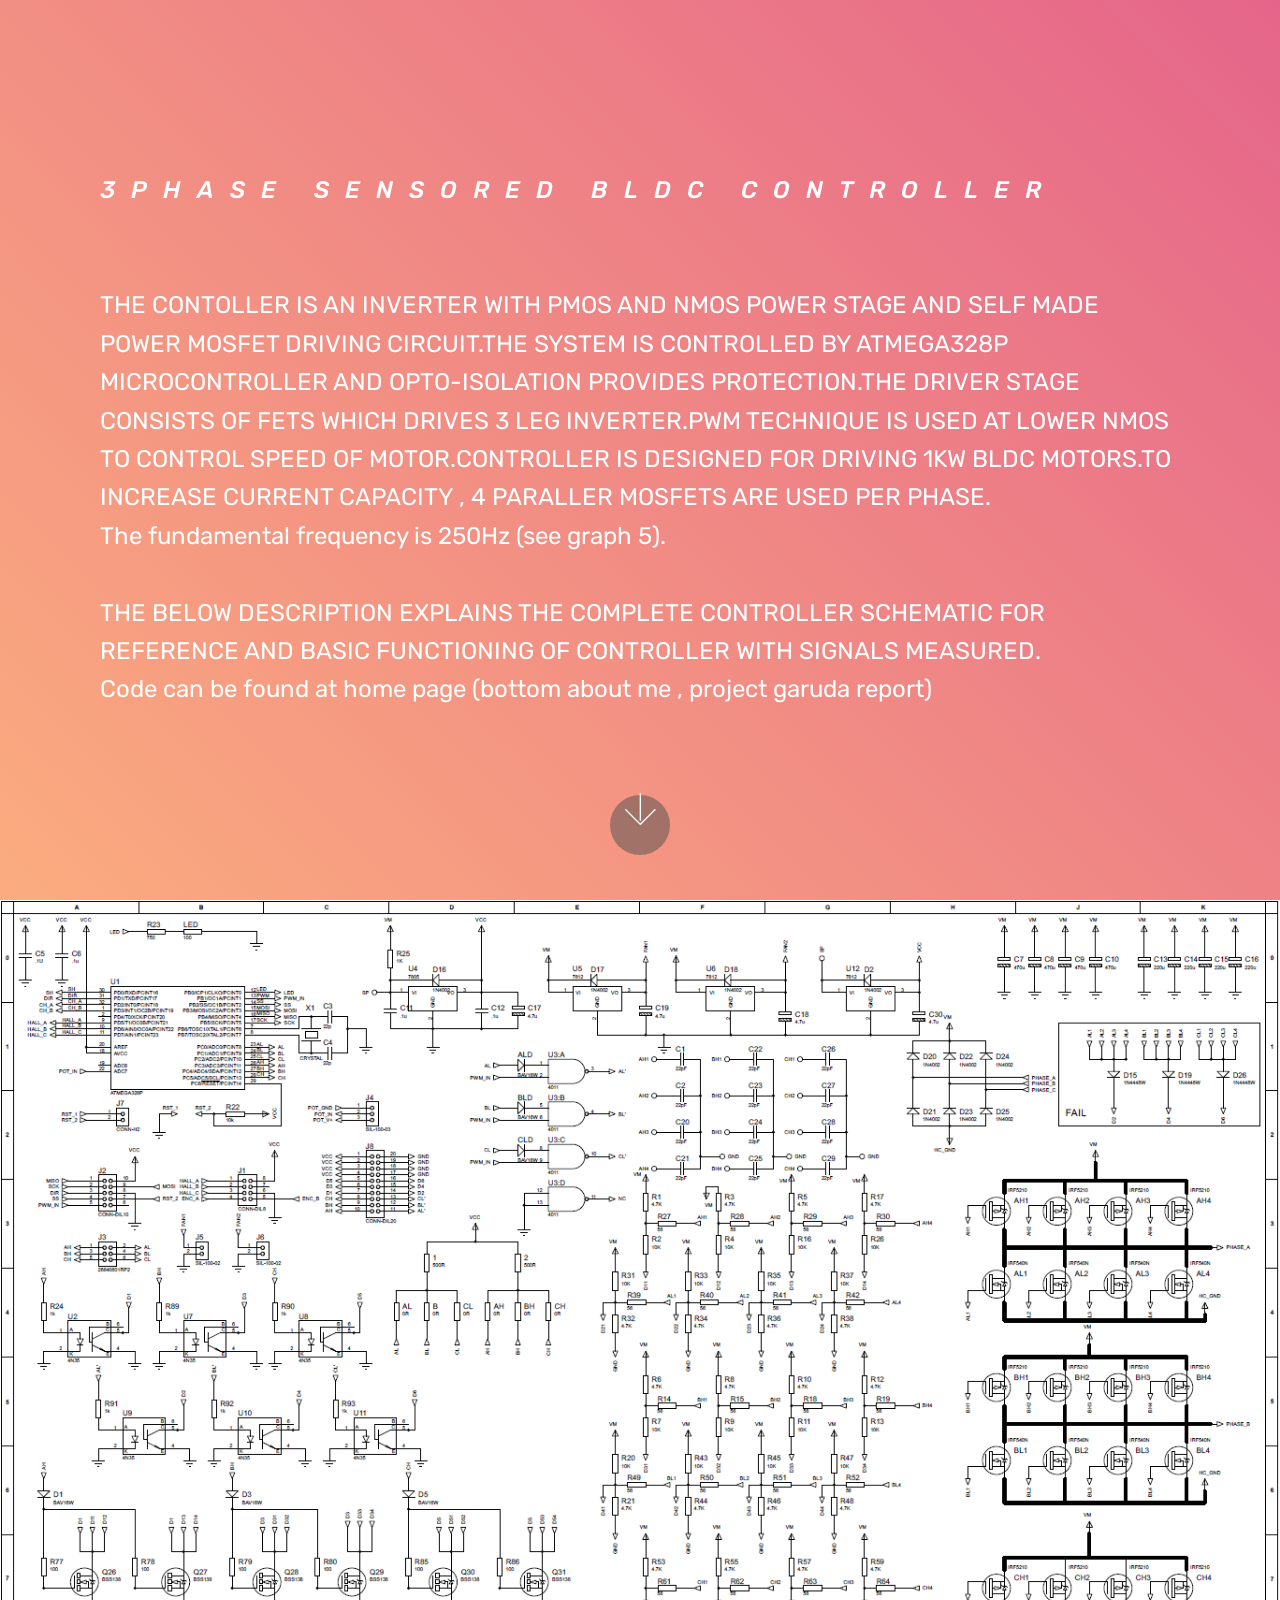
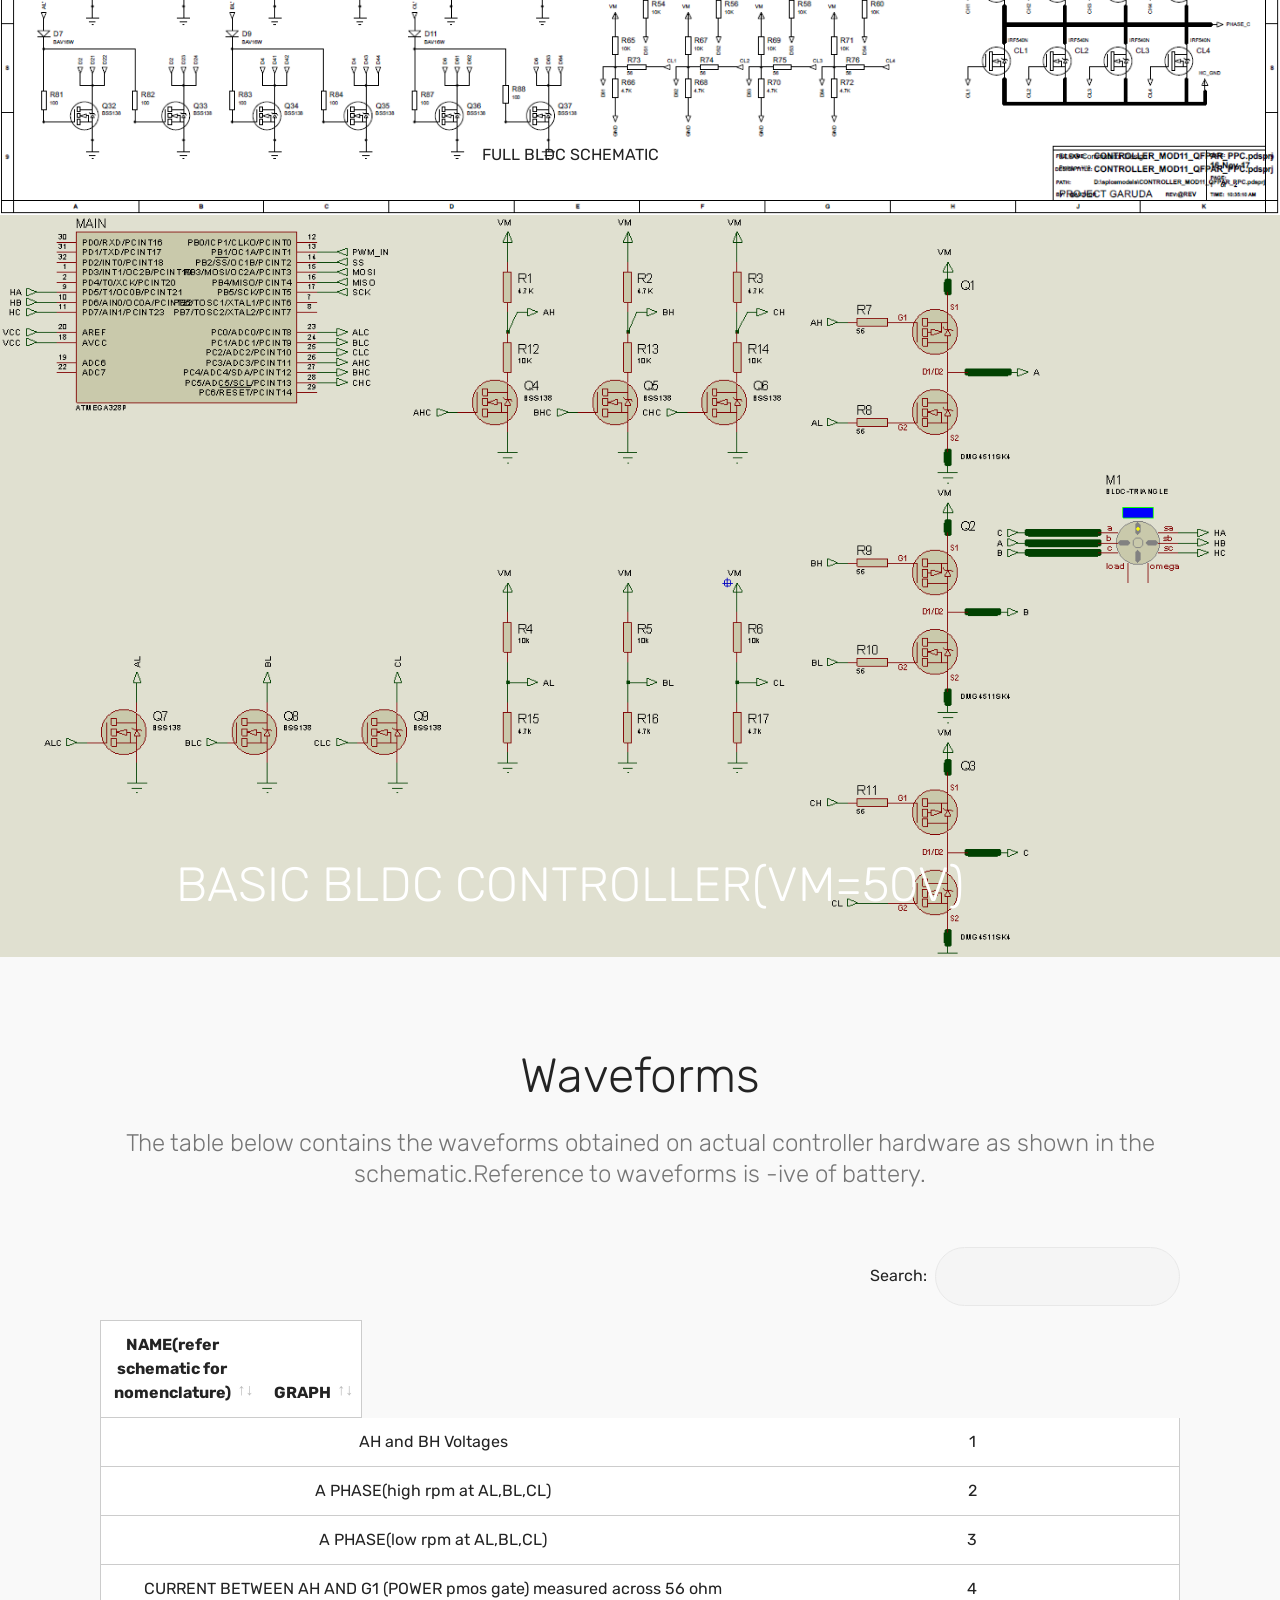
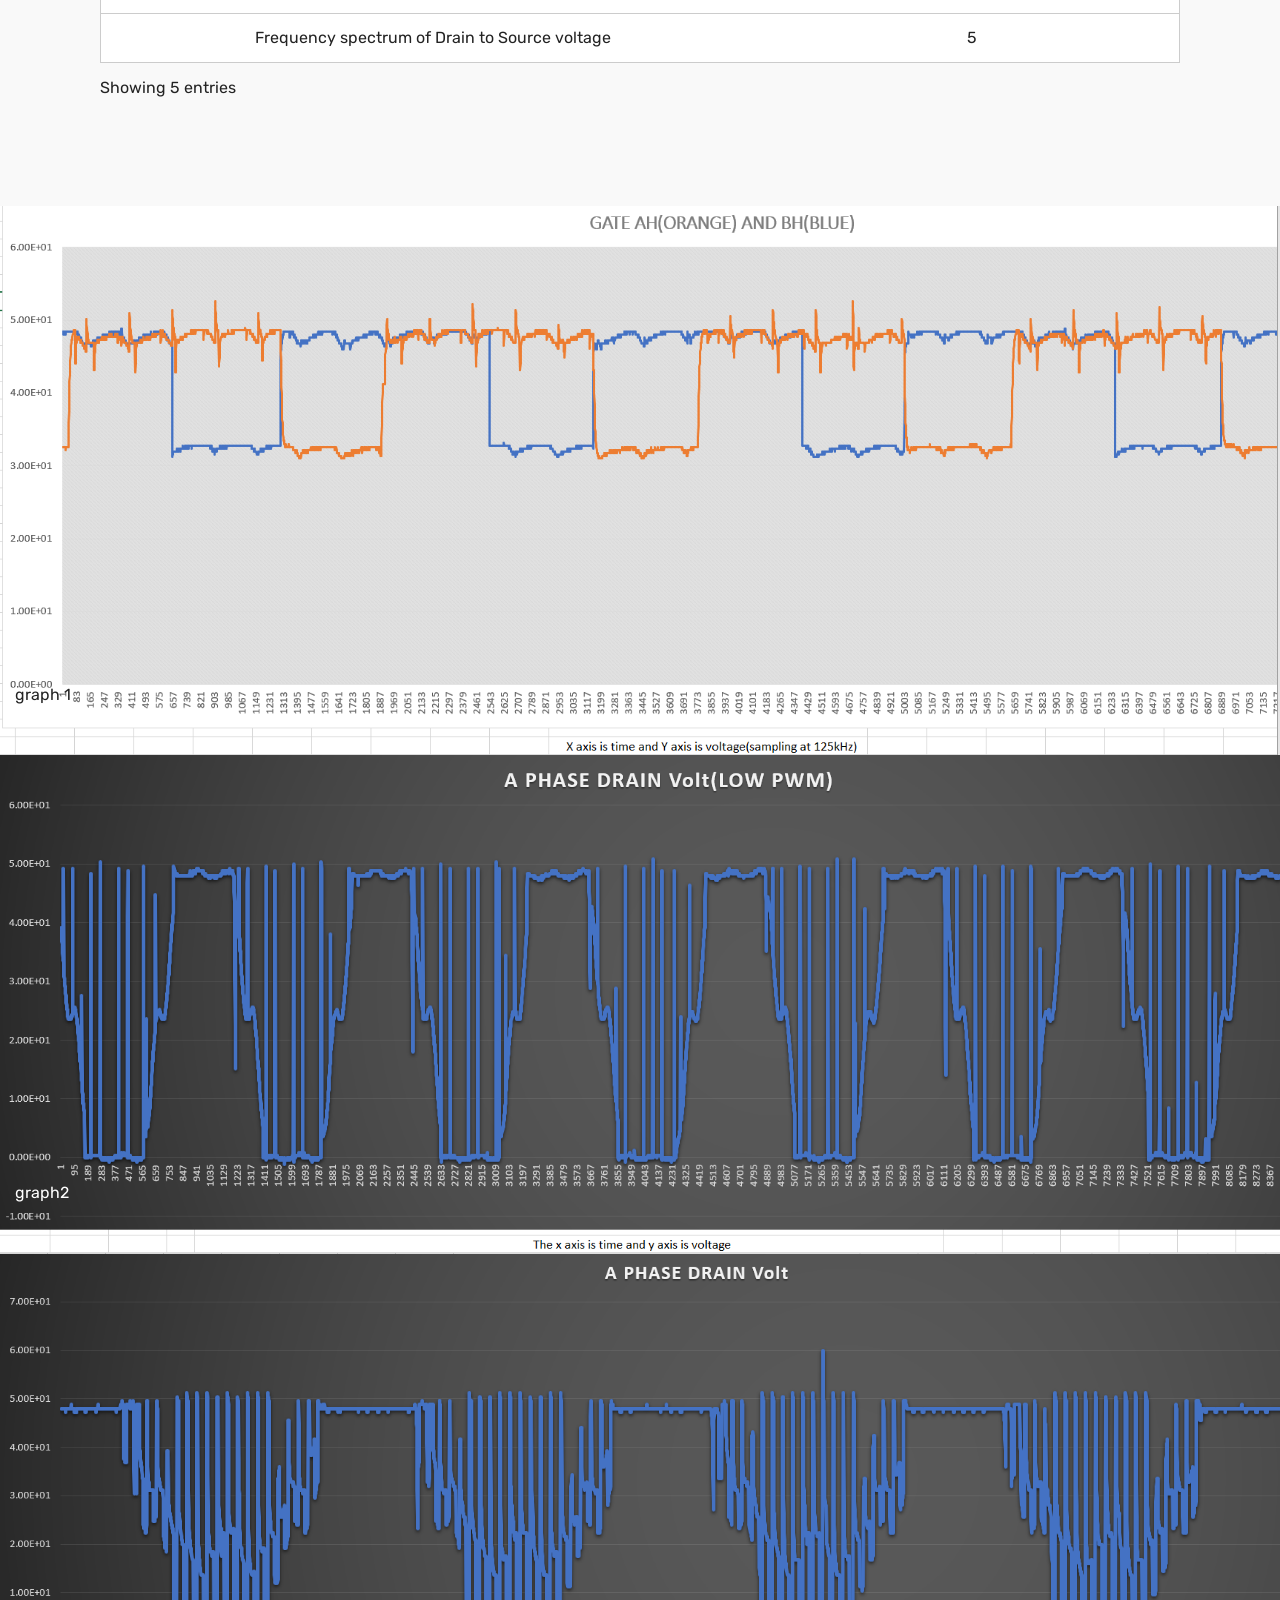
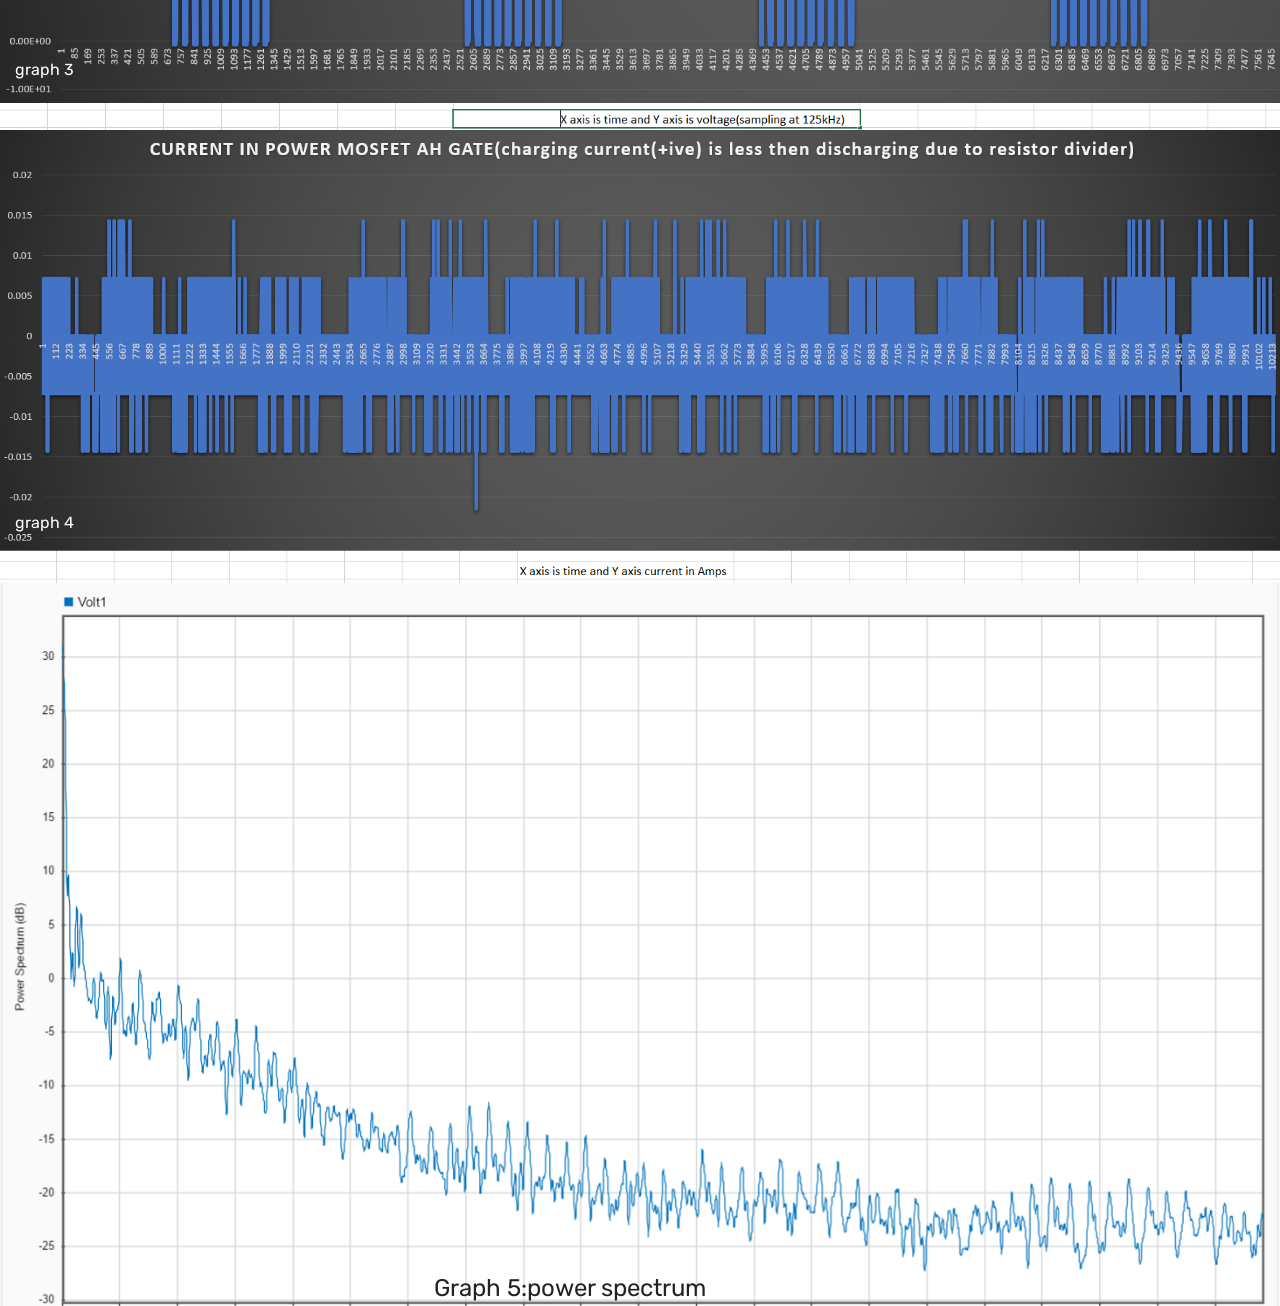
<file: page4.html>
<!DOCTYPE html>
<html >
<head>
  <!-- Site made with Mobirise Website Builder v4.5.4, https://mobirise.com -->
  <meta charset="UTF-8">
  <meta http-equiv="X-UA-Compatible" content="IE=edge">
  <meta name="generator" content="Mobirise v4.5.4, mobirise.com">
  <meta name="viewport" content="width=device-width, initial-scale=1, minimum-scale=1">
  <link rel="shortcut icon" href="assets/images/logo4.png" type="image/x-icon">
  <meta name="description" content="Web Maker Description">
  <title>Inspecting controller</title>
  <link rel="stylesheet" href="assets/web/assets/mobirise-icons/mobirise-icons.css">
  <link rel="stylesheet" href="assets/tether/tether.min.css">
  <link rel="stylesheet" href="assets/bootstrap/css/bootstrap.min.css">
  <link rel="stylesheet" href="assets/bootstrap/css/bootstrap-grid.min.css">
  <link rel="stylesheet" href="assets/bootstrap/css/bootstrap-reboot.min.css">
  <link rel="stylesheet" href="assets/datatables/data-tables.bootstrap4.min.css">
  <link rel="stylesheet" href="assets/theme/css/style.css">
  <link rel="stylesheet" href="assets/mobirise/css/mbr-additional.css" type="text/css">
  
  
  
</head>
<body>
<section class="header11 cid-qHVj0z9NXL mbr-fullscreen" id="header11-1z">

    <!-- Block parameters controls (Blue "Gear" panel) -->
    
    <!-- End block parameters -->

    
    <div class="container align-left">
        <div class="media-container-column mbr-white col-md-12">
            <h3 class="mbr-section-subtitle py-3 mbr-fonts-style display-5">3PHASE SENSORED BLDC CONTROLLER</h3>
            <h1 class="mbr-section-title py-3 mbr-fonts-style display-1"></h1>
            <p class="mbr-text py-3 mbr-fonts-style display-5">THE CONTOLLER IS AN INVERTER WITH PMOS AND NMOS POWER STAGE AND SELF MADE POWER MOSFET DRIVING CIRCUIT.THE SYSTEM IS CONTROLLED BY ATMEGA328P MICROCONTROLLER AND OPTO-ISOLATION PROVIDES PROTECTION.THE DRIVER STAGE CONSISTS OF FETS WHICH DRIVES 3 LEG INVERTER.PWM TECHNIQUE IS USED AT LOWER NMOS TO CONTROL SPEED OF MOTOR.CONTROLLER IS DESIGNED FOR DRIVING 1KW BLDC MOTORS.TO INCREASE CURRENT CAPACITY , 4 PARALLER MOSFETS ARE USED PER PHASE.<br>The fundamental frequency is 250Hz (see graph 5).<br><br>THE BELOW DESCRIPTION EXPLAINS THE COMPLETE CONTROLLER SCHEMATIC FOR REFERENCE AND BASIC FUNCTIONING OF CONTROLLER WITH SIGNALS MEASURED.<br>Code can be found at home page (bottom about me , project garuda report)</p>
            
        </div>
    </div>

    <div class="mbr-arrow hidden-sm-down" aria-hidden="true">
        <a href="#next">
            <i class="mbri-down mbr-iconfont"></i>
        </a>
    </div>
</section>

<section class="engine"><a href="https://mobirise.co/g">how to create a website for free</a></section><section class="cid-qHVmJtl5C0" id="image2-20">

    

    <figure class="mbr-figure">
        <div class="image-block" style="width: 100%;">
            <img src="assets/images/bldc-snip-1368x978.png" alt="Mobirise" title="">
            <figcaption class="mbr-figure-caption mbr-figure-caption-over">
                <div class="container pb-5 mbr-white align-center mbr-fonts-style display-7">FULL BLDC SCHEMATIC</div>
            </figcaption>
        </div>
    </figure>
</section>

<section class="cid-qFVstG94Z0" id="image2-1l">

    

    <figure class="mbr-figure">
        <div class="image-block" style="width: 100%;">
            <img src="assets/images/controller-schematic-1469x851.png" alt="Mobirise" title="">
            <figcaption class="mbr-figure-caption mbr-figure-caption-over">
                <div class="container pb-5 mbr-white align-center mbr-fonts-style display-2"><br><br>BASIC BLDC CONTROLLER(VM=50V)</div>
            </figcaption>
        </div>
    </figure>
</section>

<section class="section-table cid-qFVt3pUL6q" id="table1-1m">

  
  
  <div class="container container-table">
      <h2 class="mbr-section-title mbr-fonts-style align-center pb-3 display-2">Waveforms</h2>
      <h3 class="mbr-section-subtitle mbr-fonts-style align-center pb-5 mbr-light display-5">The table below contains the waveforms obtained on actual controller hardware as shown in the schematic.Reference to waveforms is -ive of battery.</h3>
      <div class="table-wrapper">
        <div class="container">
          <div class="row search">
            <div class="col-md-6"></div>
            <div class="col-md-6">
                <div class="dataTables_filter">
                  <label class="searchInfo mbr-fonts-style display-7">Search:</label>
                  <input class="form-control input-sm" disabled="">
                </div>
            </div>
          </div>
        </div>

        <div class="container scroll">
          <table class="table isSearch" cellspacing="0">
            <thead>
              <tr class="table-heads ">
                  
                  
                  
                  
              <th class="head-item mbr-fonts-style display-7">
                      NAME(refer schematic for nomenclature)</th><th class="head-item mbr-fonts-style display-7">GRAPH</th></tr>
            </thead>

            <tbody>
              
              
              
              
            <tr> 
                
                
                
                
              <td class="body-item mbr-fonts-style display-7">AH and BH Voltages</td><td class="body-item mbr-fonts-style display-7">1</td></tr><tr>
                
                
                
                
              <td class="body-item mbr-fonts-style display-7">A PHASE(high rpm at AL,BL,CL)</td><td class="body-item mbr-fonts-style display-7">2</td></tr><tr>
                
                
                
                
              <td class="body-item mbr-fonts-style display-7">A PHASE(low rpm at AL,BL,CL)</td><td class="body-item mbr-fonts-style display-7">3</td></tr><tr>
                
                
                
                
              <td class="body-item mbr-fonts-style display-7">CURRENT BETWEEN AH AND G1 (POWER pmos gate) measured across 56 ohm</td><td class="body-item mbr-fonts-style display-7">4</td></tr><tr>
                
                
                
                
              <td class="body-item mbr-fonts-style display-7">Frequency spectrum of Drain to Source voltage</td><td class="body-item mbr-fonts-style display-7">5</td></tr></tbody>
          </table>
        </div>
        <div class="container table-info-container">
          <div class="row info">
            <div class="col-md-6">
              <div class="dataTables_info mbr-fonts-style display-7">
                <span class="infoBefore">Showing</span>
                <span class="inactive infoRows"></span>
                <span class="infoAfter">entries</span>
                <span class="infoFilteredBefore">(filtered from</span>
                <span class="inactive infoRows"></span>
                <span class="infoFilteredAfter"> total entries)</span>
              </div>
            </div>
            <div class="col-md-6"></div>
          </div>
        </div>
      </div>
    </div>
</section>

<section class="cid-qFVRSZl180" id="image2-1o">

    

    <figure class="mbr-figure">
        <div class="image-block" style="width: 100%;">
            <img src="assets/images/gate-of-ah-and-bh-1727x741.png" alt="Mobirise" title="">
            <figcaption class="mbr-figure-caption mbr-figure-caption-over">
                <div class="container pb-5 mbr-white align-center mbr-fonts-style display-7">graph 1</div>
            </figcaption>
        </div>
    </figure>
</section>

<section class="cid-qFVVI1hM9J" id="image2-1p">

    

    <figure class="mbr-figure">
        <div class="image-block" style="width: 100%;">
            <img src="assets/images/drainlowpwm-1753x682.png" alt="Mobirise" title="">
            <figcaption class="mbr-figure-caption mbr-figure-caption-over">
                <div class="container pb-5 mbr-white align-center mbr-fonts-style display-7">graph2</div>
            </figcaption>
        </div>
    </figure>
</section>

<section class="cid-qFVQLxNRZL" id="image2-1n">

    

    <figure class="mbr-figure">
        <div class="image-block" style="width: 100%;">
            <img src="assets/images/drain-a-1766x657.png" alt="Mobirise" title="">
            <figcaption class="mbr-figure-caption mbr-figure-caption-over">
                <div class="container pb-5 mbr-white align-center mbr-fonts-style display-7">graph 3</div>
            </figcaption>
        </div>
    </figure>
</section>

<section class="cid-qFVYCW37WC" id="image2-1q">

    

    <figure class="mbr-figure">
        <div class="image-block" style="width: 100%;">
            <img src="assets/images/current-gate-1778x630.png" alt="Mobirise" title="">
            <figcaption class="mbr-figure-caption mbr-figure-caption-over">
                <div class="container pb-5 mbr-white align-center mbr-fonts-style display-7">graph 4</div>
            </figcaption>
        </div>
    </figure>
</section>

<section class="cid-qInnjKhCcL" id="image2-21">

    

    <figure class="mbr-figure">
        <div class="image-block" style="width: 100%;">
            <img src="assets/images/spectrum-1464x882.png" alt="Mobirise" title="">
            <figcaption class="mbr-figure-caption mbr-figure-caption-over">
                <div class="container pb-5 mbr-white align-center mbr-fonts-style display-5">Graph 5:power spectrum</div>
            </figcaption>
        </div>
    </figure>
</section>


  <script src="assets/web/assets/jquery/jquery.min.js"></script>
  <script src="assets/popper/popper.min.js"></script>
  <script src="assets/tether/tether.min.js"></script>
  <script src="assets/bootstrap/js/bootstrap.min.js"></script>
  <script src="assets/smoothscroll/smooth-scroll.js"></script>
  <script src="assets/datatables/jquery.data-tables.min.js"></script>
  <script src="assets/datatables/data-tables.bootstrap4.min.js"></script>
  <script src="assets/theme/js/script.js"></script>
  
  
</body>
</html>
</file>
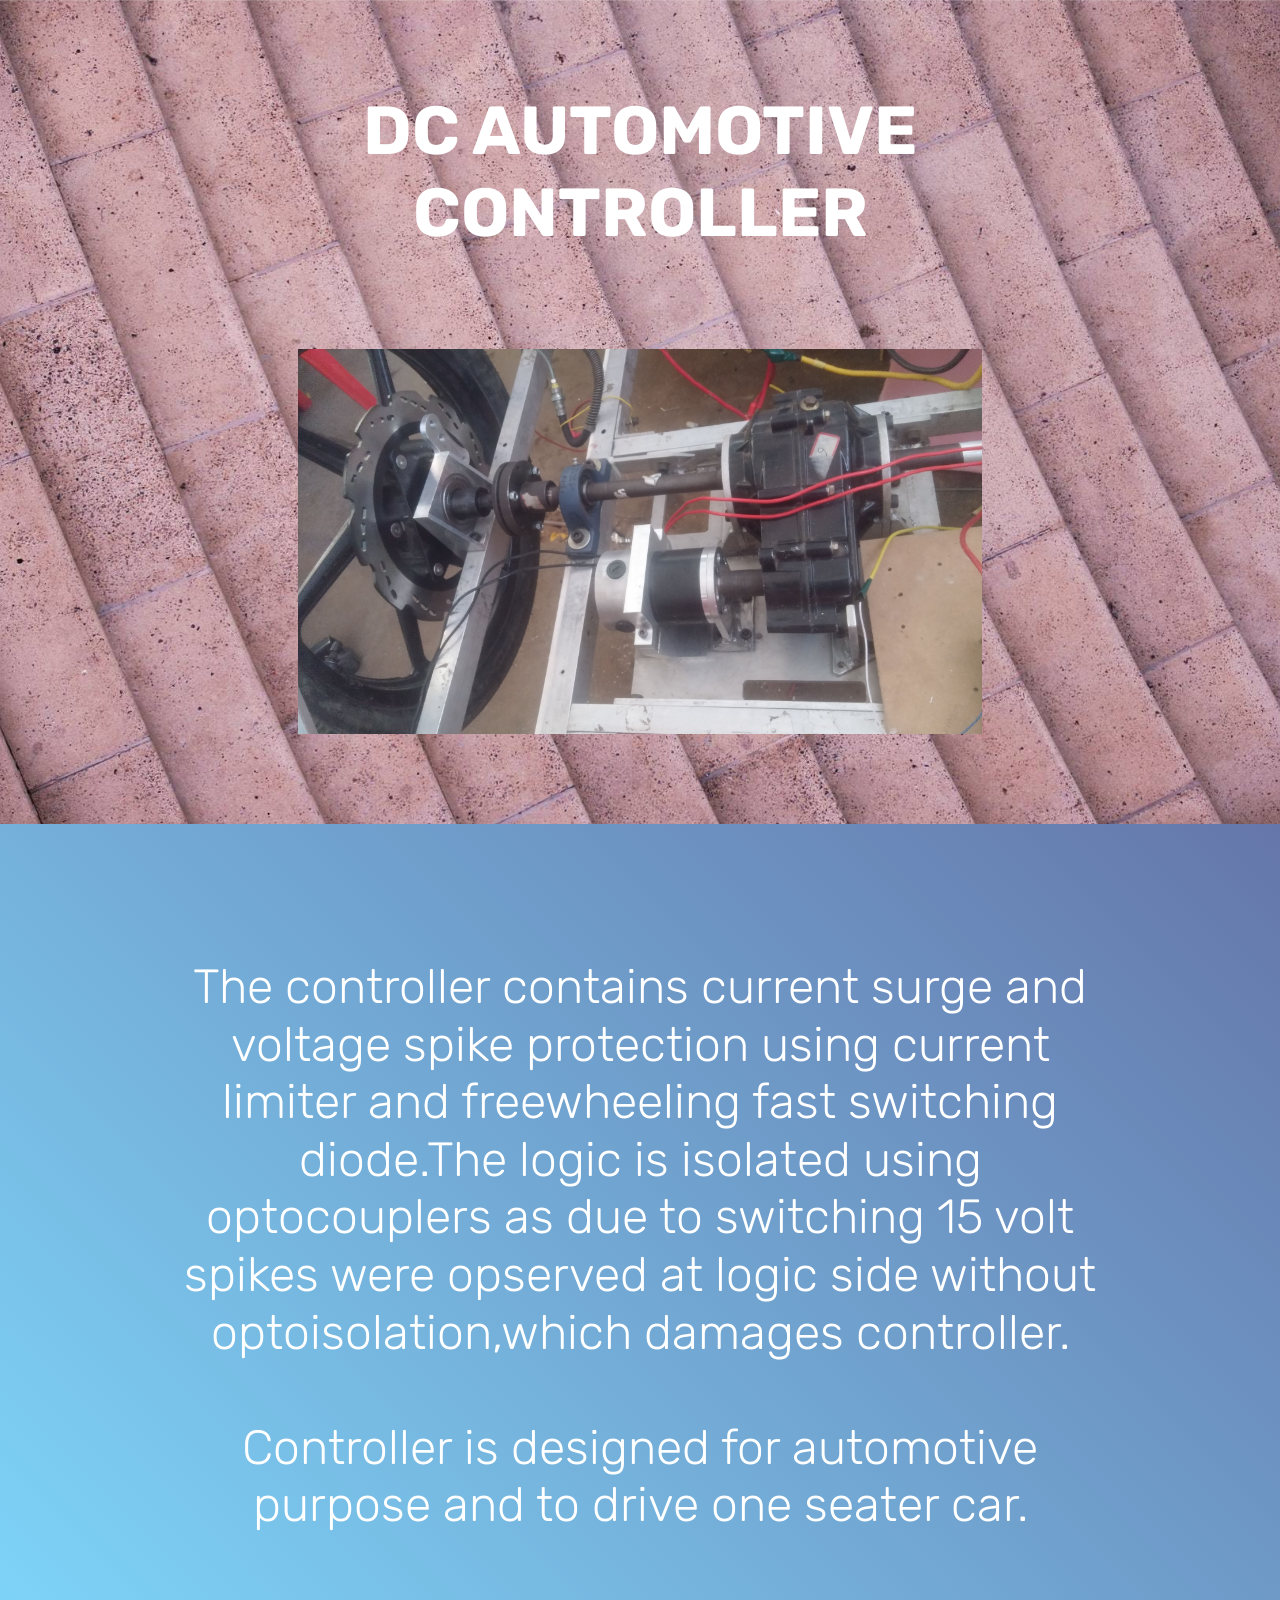
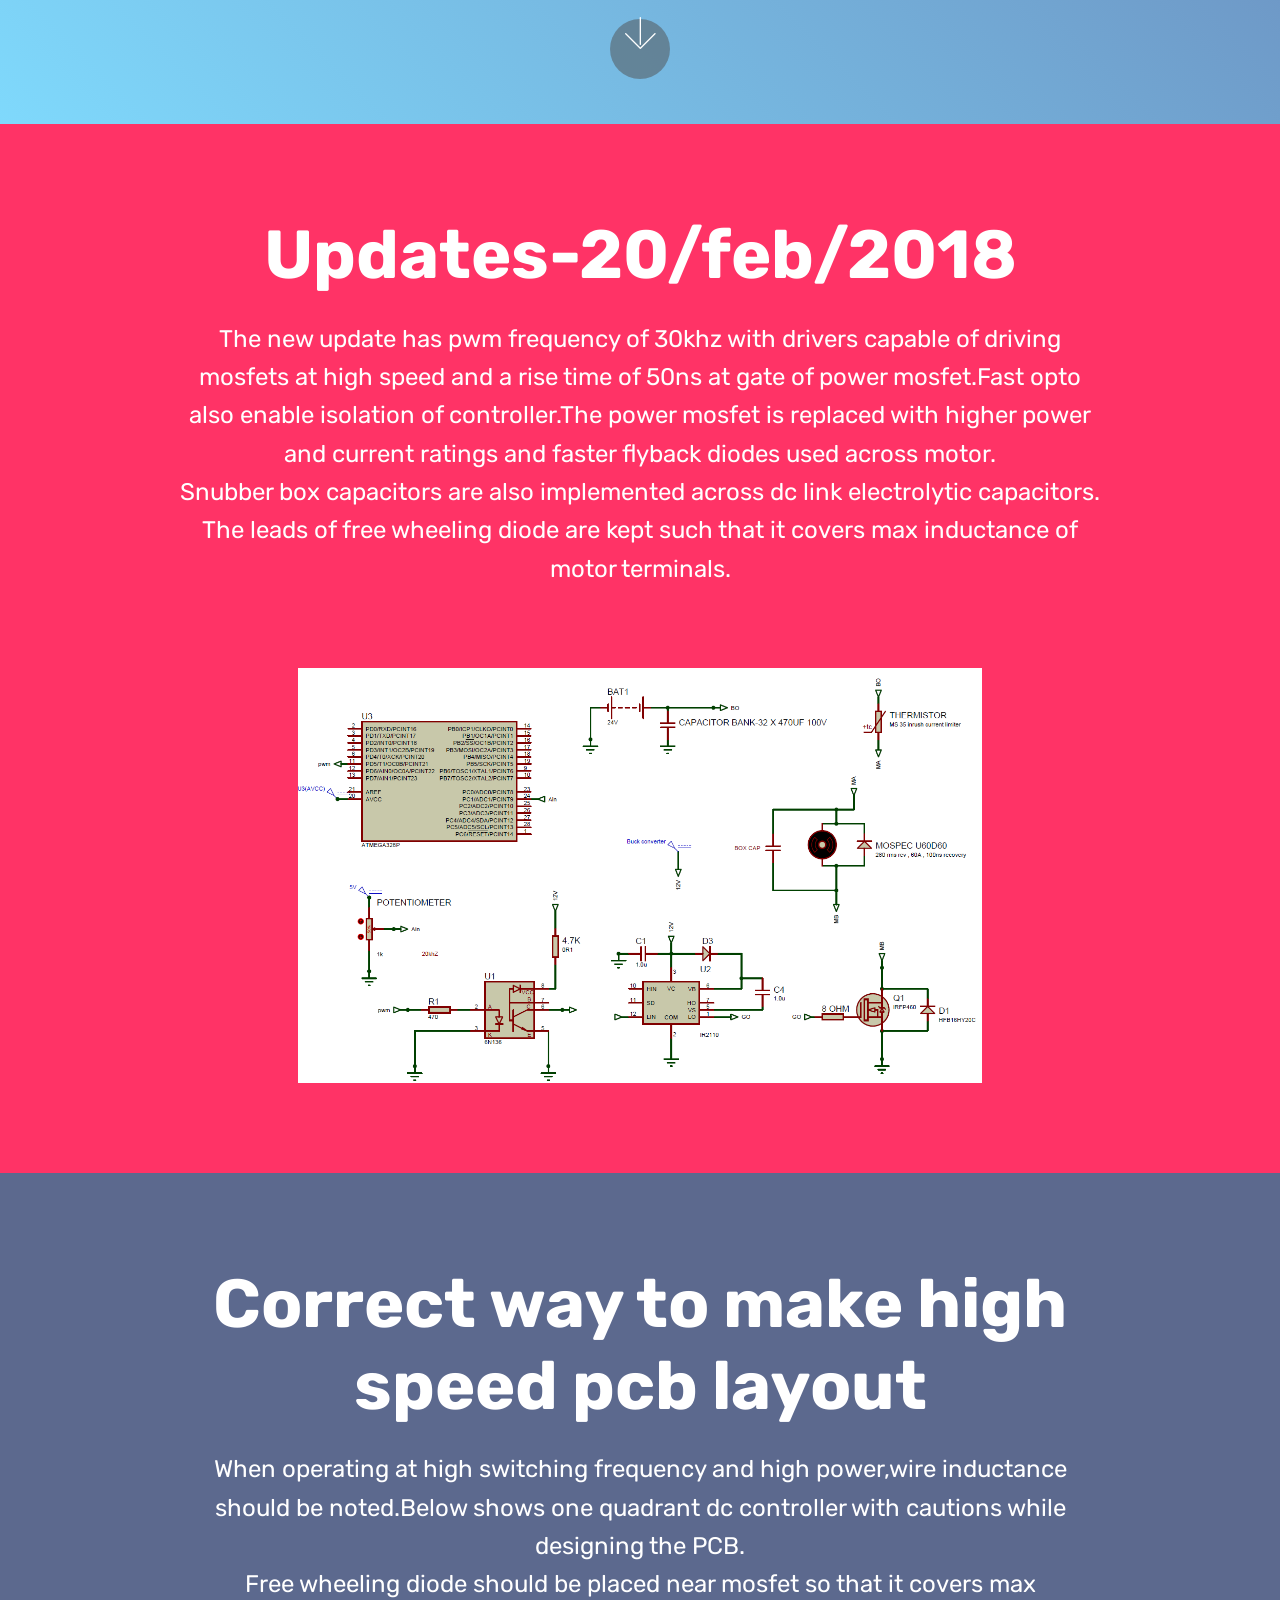
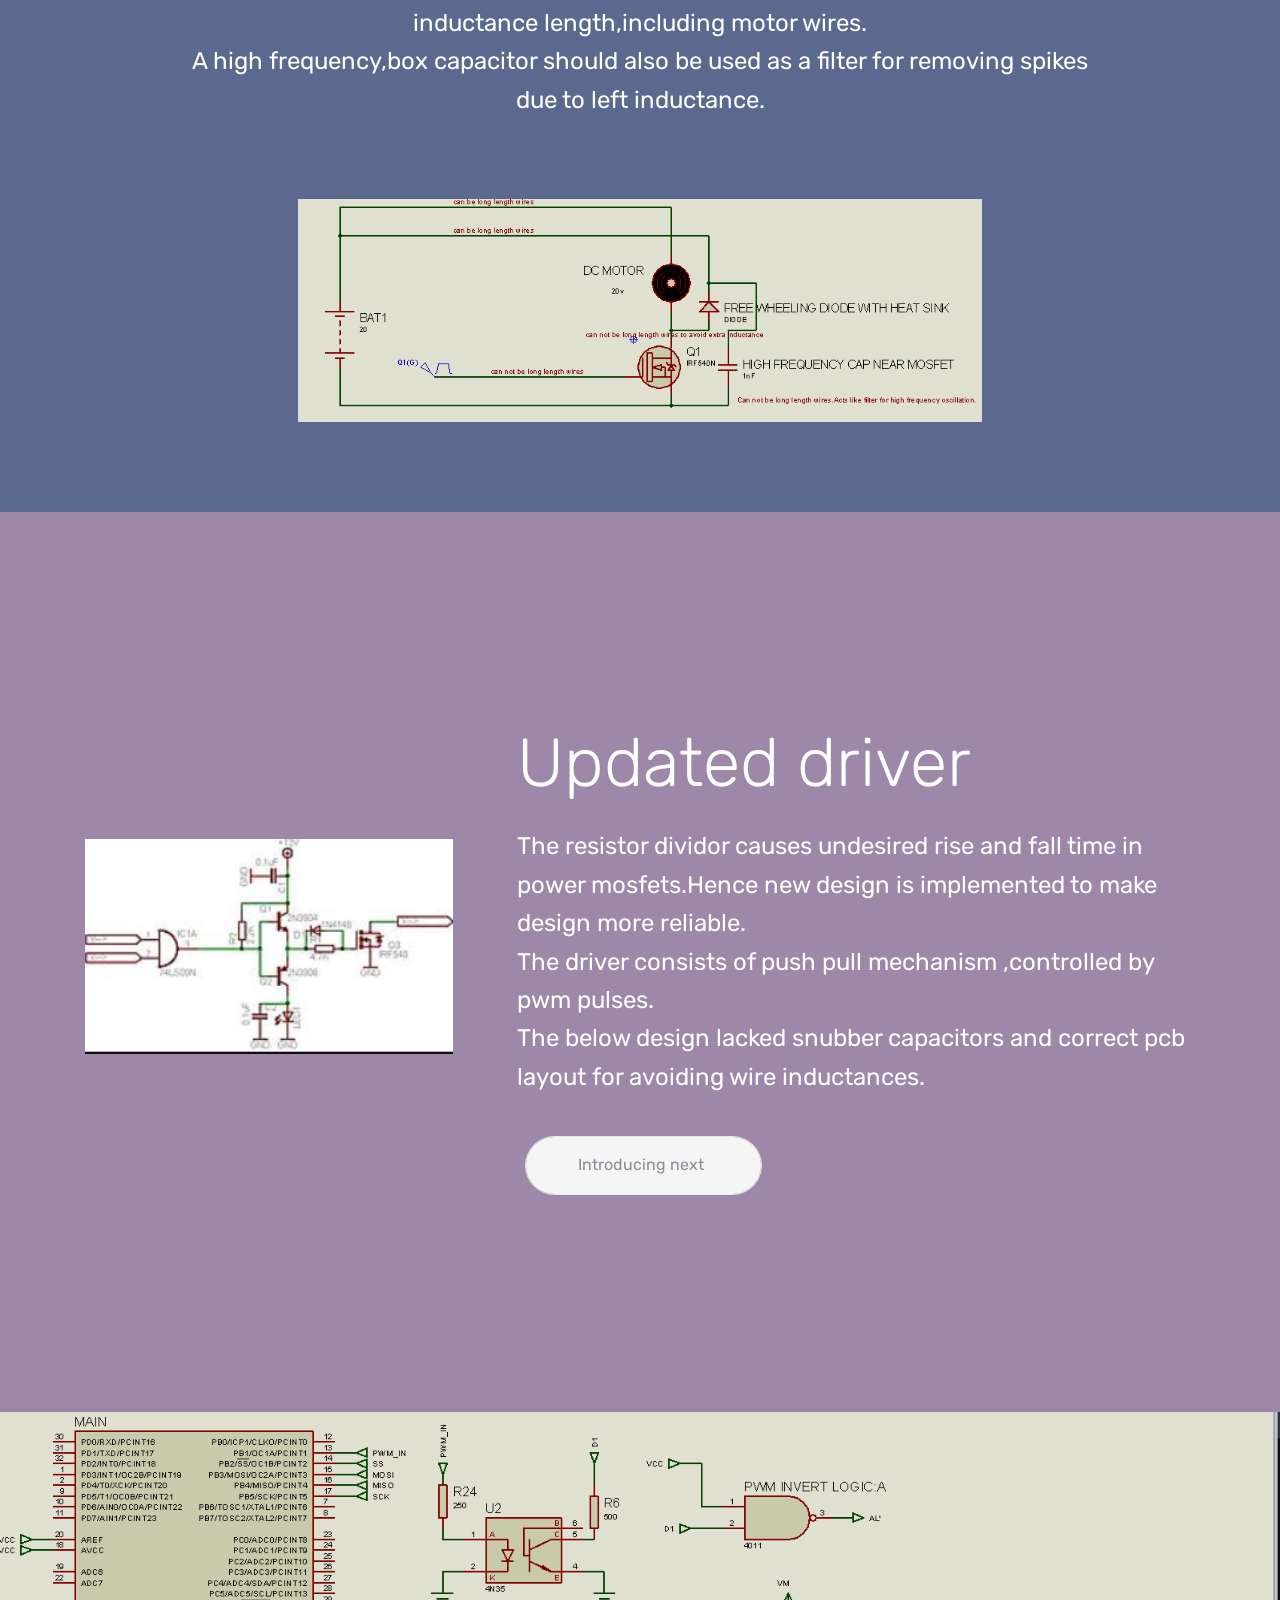
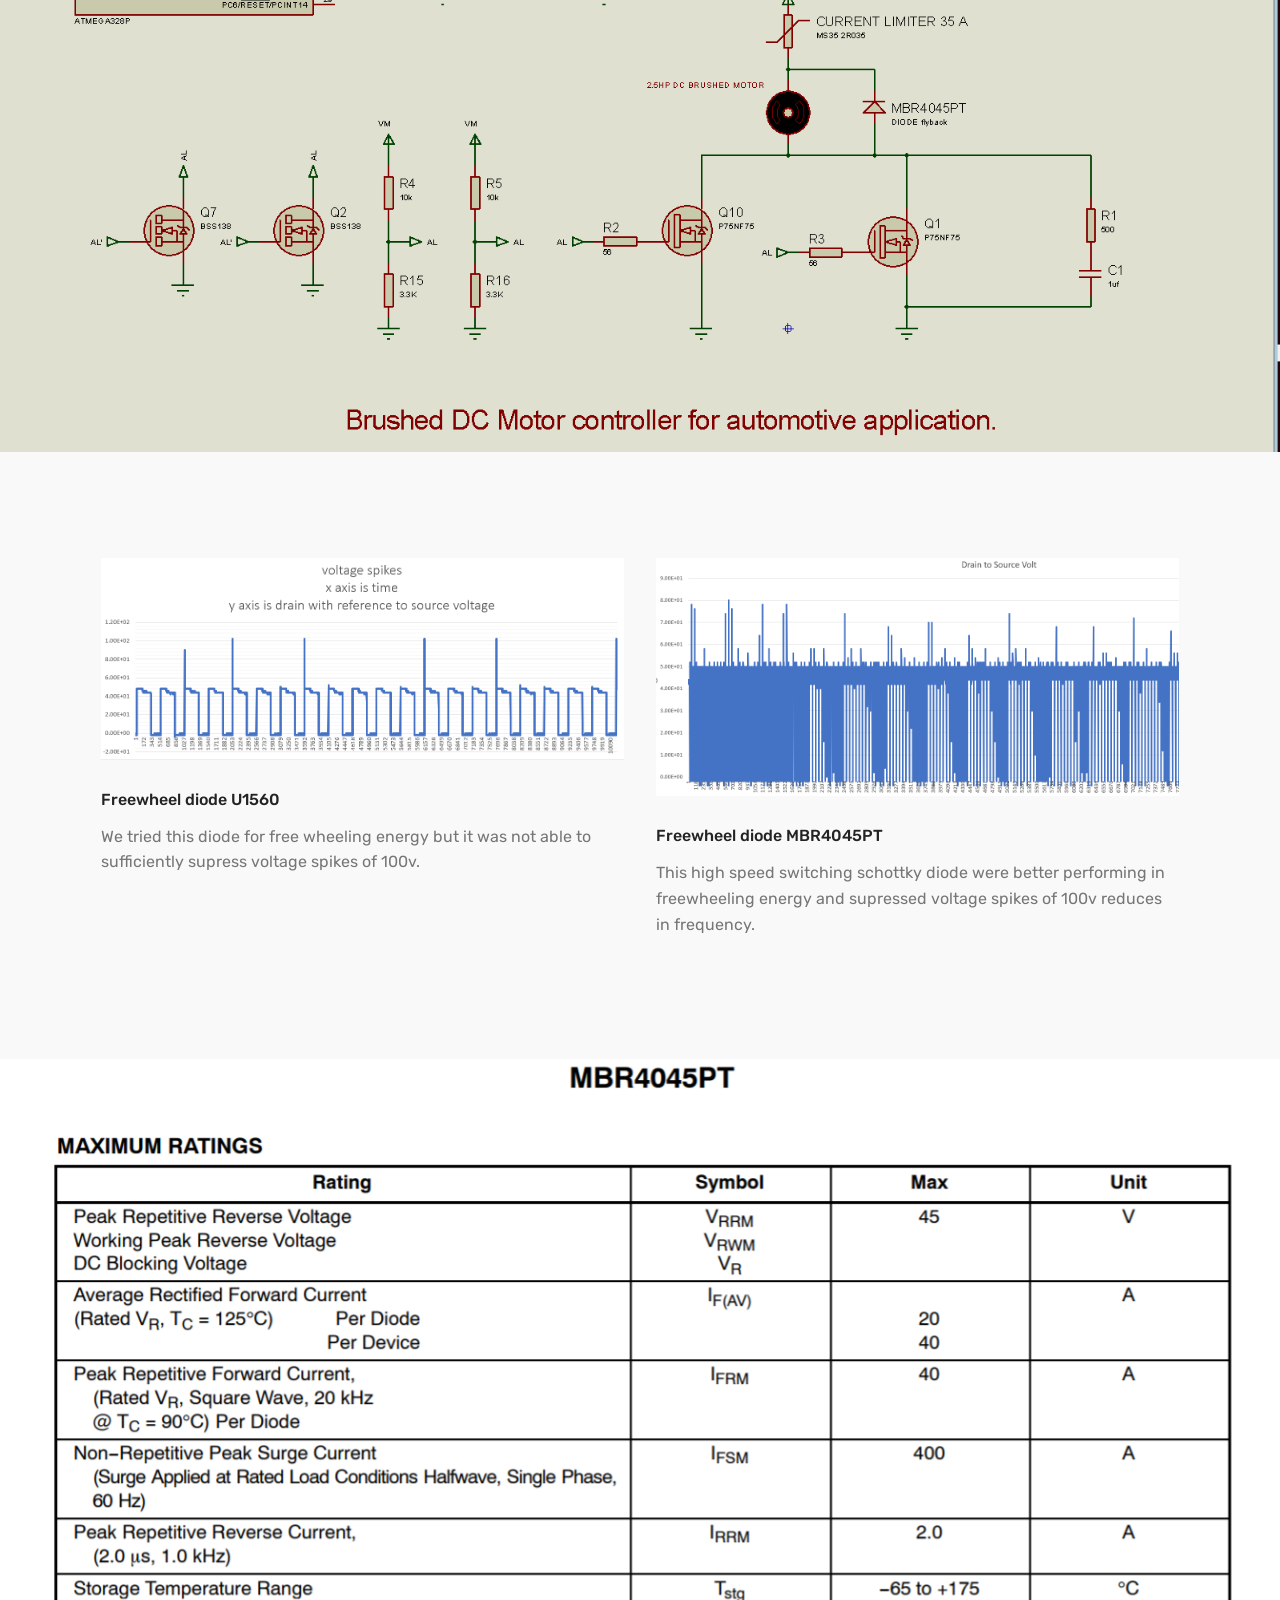
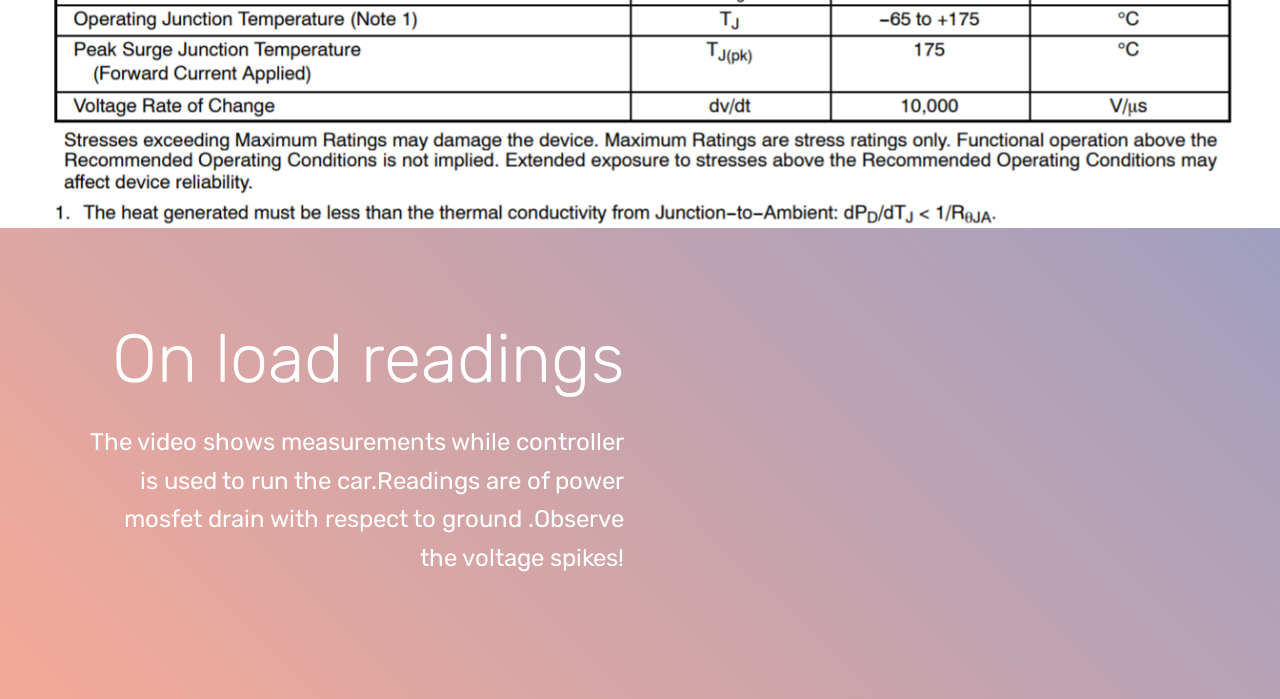
<file: page6.html>
<!DOCTYPE html>
<html >
<head>
  <!-- Site made with Mobirise Website Builder v4.5.4, https://mobirise.com -->
  <meta charset="UTF-8">
  <meta http-equiv="X-UA-Compatible" content="IE=edge">
  <meta name="generator" content="Mobirise v4.5.4, mobirise.com">
  <meta name="viewport" content="width=device-width, initial-scale=1, minimum-scale=1">
  <link rel="shortcut icon" href="assets/images/logo4.png" type="image/x-icon">
  <meta name="description" content="Web Page Builder Description">
  <title>dc controller</title>
  <link rel="stylesheet" href="assets/web/assets/mobirise-icons/mobirise-icons.css">
  <link rel="stylesheet" href="assets/tether/tether.min.css">
  <link rel="stylesheet" href="assets/bootstrap/css/bootstrap.min.css">
  <link rel="stylesheet" href="assets/bootstrap/css/bootstrap-grid.min.css">
  <link rel="stylesheet" href="assets/bootstrap/css/bootstrap-reboot.min.css">
  <link rel="stylesheet" href="assets/theme/css/style.css">
  <link rel="stylesheet" href="assets/mobirise/css/mbr-additional.css" type="text/css">
  
  
  
</head>
<body>
<section class="header4 cid-qInDz9Qs8M mbr-parallax-background" id="header4-22">

    

    

    <div class="container">
        <div class="row justify-content-md-center">
            <div class="media-content col-md-10">
                <h1 class="mbr-section-title align-center mbr-white pb-3 mbr-bold mbr-fonts-style display-1">
                    DC AUTOMOTIVE CONTROLLER</h1>
                
                <div class="mbr-text align-center mbr-white pb-3">
                    <p class="mbr-text mbr-fonts-style display-5"></p>
                </div>
                
            </div>
            <div class="mbr-figure pt-5">
                <img src="assets/images/20180201-113934-4160x2340.jpg" alt="Mobirise" title="" style="width: 60%;">
            </div>
        </div>
    </div>
</section>

<section class="engine"><a href="https://mobirise.co">Mobirise</a></section><section class="header5 cid-qIoaDy45Kb mbr-fullscreen" id="header5-25">

    

    
    <div class="container">
        <div class="row justify-content-center">
            <div class="mbr-white col-md-10">
                <h1 class="mbr-section-title align-center pb-3 mbr-fonts-style display-2">The controller contains current surge and voltage spike protection using current limiter and freewheeling fast switching diode.The logic is isolated using optocouplers as due to switching 15 volt spikes were opserved at logic side without optoisolation,which damages controller.<br><br>Controller is designed for automotive purpose and to drive one seater car.</h1>
                <p class="mbr-text align-center display-5 pb-3 mbr-fonts-style"></p>
                
            </div>
        </div>
    </div>

    <div class="mbr-arrow hidden-sm-down" aria-hidden="true">
        <a href="#next">
            <i class="mbri-down mbr-iconfont"></i>
        </a>
    </div>
</section>

<section class="header4 cid-qKavpNXqV0" id="header4-2k">

    

    

    <div class="container">
        <div class="row justify-content-md-center">
            <div class="media-content col-md-10">
                <h1 class="mbr-section-title align-center mbr-white pb-3 mbr-bold mbr-fonts-style display-1">Updates-20/feb/2018</h1>
                
                <div class="mbr-text align-center mbr-white pb-3">
                    <p class="mbr-text mbr-fonts-style display-5">The new update has pwm frequency of 30khz with drivers capable of driving mosfets at high speed and a rise time of 50ns at gate of power mosfet.Fast opto also enable isolation of controller.The power mosfet is replaced with higher power and current ratings and faster flyback diodes used across motor.<br>Snubber box capacitors are also implemented across dc link electrolytic capacitors.<br>The leads of free wheeling diode are kept such that it covers max inductance of motor terminals.</p>
                </div>
                
            </div>
            <div class="mbr-figure pt-5">
                <img src="assets/images/dc-controller-1334x809.png" alt="Mobirise" title="" style="width: 60%;">
            </div>
        </div>
    </div>
</section>

<section class="header4 cid-qKj5xcIC7u" id="header4-2m">

    

    

    <div class="container">
        <div class="row justify-content-md-center">
            <div class="media-content col-md-10">
                <h1 class="mbr-section-title align-center mbr-white pb-3 mbr-bold mbr-fonts-style display-1">Correct way to make high speed pcb layout</h1>
                
                <div class="mbr-text align-center mbr-white pb-3">
                    <p class="mbr-text mbr-fonts-style display-5">When operating at high switching frequency and high power,wire inductance should be noted.Below shows one quadrant dc controller with cautions while designing the PCB.<br>Free wheeling diode should be placed near mosfet so that it covers max inductance length,including motor wires.<br>A high frequency,box capacitor should also be used as a filter for removing spikes due to left inductance.</p>
                </div>
                
            </div>
            <div class="mbr-figure pt-5">
                <img src="assets/images/layout-909x297.png" alt="Mobirise" title="" style="width: 60%;">
            </div>
        </div>
    </div>
</section>

<section class="header14 cid-qIucNyCIIY mbr-fullscreen" id="header14-2e">

    

    

    <div class="container">
        <div class="media-container-row">

            <div class="mbr-figure" style="width: 60%;">
                <img src="assets/images/driver-313x183.png" alt="Mobirise" title="">
            </div>

            <div class="media-content">
                <h1 class="mbr-section-title pb-3 align-left mbr-white mbr-fonts-style display-1">Updated driver</h1>
                
                <div class="mbr-section-text  pb-3 ">
                    <p class="mbr-text align-left mbr-white mbr-fonts-style display-5">The resistor dividor causes undesired rise and fall time in power mosfets.Hence new design is implemented to make design more reliable.<br>The driver consists of push pull mechanism ,controlled by pwm pulses.<br>The below design lacked snubber capacitors and correct pcb layout for avoiding wire inductances.</p>
                </div>

                <div class="media-container-column" data-form-type="formoid">
                    
                    <form class="form-inline" action="https://mobirise.com/" method="post">
                        
                        <div class="form-group">
                            <input type="email" class="form-control input-sm input-inverse" name="email" required="" data-form-field="Email" placeholder="Introducing next " id="email-header14-2e">
                        </div>
                        
                    </form>
                </div>
            </div>
        </div>
    </div>
</section>

<section class="cid-qIoa9PHAJz" id="image2-23">

    

    <figure class="mbr-figure">
        <div class="image-block" style="width: 100%;">
            <img src="assets/images/dc-controller-1598x798.png" alt="Mobirise" title="">
            <figcaption class="mbr-figure-caption mbr-figure-caption-over">
                <div class="container pb-5 mbr-white align-center mbr-fonts-style display-1"></div>
            </figcaption>
        </div>
    </figure>
</section>

<section class="features2 cid-qIokJbENH7" id="features2-27">

    

    
    
    <div class="container">
        <div class="media-container-row">
            <div class="card p-3 col-12 col-md-6">
                <div class="card-wrapper">
                    <div class="card-img">
                        <img src="assets/images/dc-controller-spikes-1207x466.png" alt="Mobirise" title="">
                    </div>
                    <div class="card-box">
                        <h4 class="card-title pb-3 mbr-fonts-style display-7">Freewheel diode U1560</h4>
                        <p class="mbr-text mbr-fonts-style display-7">We tried this diode for free wheeling energy but it was not able to sufficiently supress voltage spikes of 100v.</p>
                    </div>
                </div>
            </div>

            <div class="card p-3 col-12 col-md-6">
                <div class="card-wrapper">
                    <div class="card-img">
                        <img src="assets/images/double-shotkee-1310x598.png" alt="Mobirise" title="">
                    </div>
                    <div class="card-box ">
                        <h4 class="card-title pb-3 mbr-fonts-style display-7">
                            Freewheel diode MBR4045PT</h4>
                        <p class="mbr-text mbr-fonts-style display-7">This high speed switching&nbsp;schottky diode were better performing in freewheeling energy and supressed voltage spikes of 100v reduces in frequency.</p>
                    </div>
                </div>
            </div>

            

            
        </div>
    </div>
</section>

<section class="cid-qIu8uA55pw" id="image2-2d">

    

    <figure class="mbr-figure">
        <div class="image-block" style="width: 100%;">
            <img src="assets/images/mbr4045pt-1344x807.png" alt="Mobirise" title="">
            <figcaption class="mbr-figure-caption mbr-figure-caption-over">
                <div class="container pb-5 mbr-white align-center mbr-fonts-style display-1"></div>
            </figcaption>
        </div>
    </figure>
</section>

<section class="header7 cid-qIqscHwHKT" id="header7-2b">

    

    

    <div class="container">
        <div class="media-container-row">

            <div class="media-content align-right">
                <h1 class="mbr-section-title mbr-white pb-3 mbr-fonts-style display-1">On load readings</h1>
                <div class="mbr-section-text mbr-white pb-3">
                    <p class="mbr-text mbr-fonts-style display-5">
                        The video shows measurements while controller is used to run the car.Readings are of power mosfet drain with respect to ground .Observe the voltage spikes!<br>
                    </p>
                </div>
                
            </div>

            <div class="mbr-figure" style="width: 100%;"><iframe class="mbr-embedded-video" src="https://www.youtube.com/embed/yX_iX5fM8Ps?rel=0&amp;amp;showinfo=0&amp;autoplay=1&amp;loop=1&amp;playlist=yX_iX5fM8Ps" width="1280" height="720" frameborder="0" allowfullscreen></iframe></div>

        </div>
    </div>
</section>


  <script src="assets/web/assets/jquery/jquery.min.js"></script>
  <script src="assets/popper/popper.min.js"></script>
  <script src="assets/tether/tether.min.js"></script>
  <script src="assets/bootstrap/js/bootstrap.min.js"></script>
  <script src="assets/smoothscroll/smooth-scroll.js"></script>
  <script src="assets/parallax/jarallax.min.js"></script>
  <script src="assets/theme/js/script.js"></script>
  
  
</body>
</html>
</file>
<file: assets/web/assets/mobirise-icons/mobirise-icons.css>
@font-face {
  font-family: 'MobiriseIcons';
  src:  url('mobirise-icons.eot?spat4u');
  src:  url('mobirise-icons.eot?spat4u#iefix') format('embedded-opentype'),
    url('mobirise-icons.ttf?spat4u') format('truetype'),
    url('mobirise-icons.woff?spat4u') format('woff'),
    url('mobirise-icons.svg?spat4u#MobiriseIcons') format('svg');
  font-weight: normal;
  font-style: normal;
}

[class^="mbri-"], [class*=" mbri-"] {
  /* use !important to prevent issues with browser extensions that change fonts */
  font-family: MobiriseIcons !important;
  speak: none;
  font-style: normal;
  font-weight: normal;
  font-variant: normal;
  text-transform: none;
  line-height: 1;

  /* Better Font Rendering =========== */
  -webkit-font-smoothing: antialiased;
  -moz-osx-font-smoothing: grayscale;
}

.mbri-add-submenu:before {
  content: "\e900";
}
.mbri-alert:before {
  content: "\e901";
}
.mbri-align-center:before {
  content: "\e902";
}
.mbri-align-justify:before {
  content: "\e903";
}
.mbri-align-left:before {
  content: "\e904";
}
.mbri-align-right:before {
  content: "\e905";
}
.mbri-android:before {
  content: "\e906";
}
.mbri-apple:before {
  content: "\e907";
}
.mbri-arrow-down:before {
  content: "\e908";
}
.mbri-arrow-next:before {
  content: "\e909";
}
.mbri-arrow-prev:before {
  content: "\e90a";
}
.mbri-arrow-up:before {
  content: "\e90b";
}
.mbri-bold:before {
  content: "\e90c";
}
.mbri-bookmark:before {
  content: "\e90d";
}
.mbri-bootstrap:before {
  content: "\e90e";
}
.mbri-briefcase:before {
  content: "\e90f";
}
.mbri-browse:before {
  content: "\e910";
}
.mbri-bulleted-list:before {
  content: "\e911";
}
.mbri-calendar:before {
  content: "\e912";
}
.mbri-camera:before {
  content: "\e913";
}
.mbri-cart-add:before {
  content: "\e914";
}
.mbri-cart-full:before {
  content: "\e915";
}
.mbri-cash:before {
  content: "\e916";
}
.mbri-change-style:before {
  content: "\e917";
}
.mbri-chat:before {
  content: "\e918";
}
.mbri-clock:before {
  content: "\e919";
}
.mbri-close:before {
  content: "\e91a";
}
.mbri-cloud:before {
  content: "\e91b";
}
.mbri-code:before {
  content: "\e91c";
}
.mbri-contact-form:before {
  content: "\e91d";
}
.mbri-credit-card:before {
  content: "\e91e";
}
.mbri-cursor-click:before {
  content: "\e91f";
}
.mbri-cust-feedback:before {
  content: "\e920";
}
.mbri-database:before {
  content: "\e921";
}
.mbri-delivery:before {
  content: "\e922";
}
.mbri-desktop:before {
  content: "\e923";
}
.mbri-devices:before {
  content: "\e924";
}
.mbri-down:before {
  content: "\e925";
}
.mbri-download:before {
  content: "\e989";
}
.mbri-drag-n-drop:before {
  content: "\e927";
}
.mbri-drag-n-drop2:before {
  content: "\e928";
}
.mbri-edit:before {
  content: "\e929";
}
.mbri-edit2:before {
  content: "\e92a";
}
.mbri-error:before {
  content: "\e92b";
}
.mbri-extension:before {
  content: "\e92c";
}
.mbri-features:before {
  content: "\e92d";
}
.mbri-file:before {
  content: "\e92e";
}
.mbri-flag:before {
  content: "\e92f";
}
.mbri-folder:before {
  content: "\e930";
}
.mbri-gift:before {
  content: "\e931";
}
.mbri-github:before {
  content: "\e932";
}
.mbri-globe:before {
  content: "\e933";
}
.mbri-globe-2:before {
  content: "\e934";
}
.mbri-growing-chart:before {
  content: "\e935";
}
.mbri-hearth:before {
  content: "\e936";
}
.mbri-help:before {
  content: "\e937";
}
.mbri-home:before {
  content: "\e938";
}
.mbri-hot-cup:before {
  content: "\e939";
}
.mbri-idea:before {
  content: "\e93a";
}
.mbri-image-gallery:before {
  content: "\e93b";
}
.mbri-image-slider:before {
  content: "\e93c";
}
.mbri-info:before {
  content: "\e93d";
}
.mbri-italic:before {
  content: "\e93e";
}
.mbri-key:before {
  content: "\e93f";
}
.mbri-laptop:before {
  content: "\e940";
}
.mbri-layers:before {
  content: "\e941";
}
.mbri-left-right:before {
  content: "\e942";
}
.mbri-left:before {
  content: "\e943";
}
.mbri-letter:before {
  content: "\e944";
}
.mbri-like:before {
  content: "\e945";
}
.mbri-link:before {
  content: "\e946";
}
.mbri-lock:before {
  content: "\e947";
}
.mbri-login:before {
  content: "\e948";
}
.mbri-logout:before {
  content: "\e949";
}
.mbri-magic-stick:before {
  content: "\e94a";
}
.mbri-map-pin:before {
  content: "\e94b";
}
.mbri-menu:before {
  content: "\e94c";
}
.mbri-mobile:before {
  content: "\e94d";
}
.mbri-mobile2:before {
  content: "\e94e";
}
.mbri-mobirise:before {
  content: "\e94f";
}
.mbri-more-horizontal:before {
  content: "\e950";
}
.mbri-more-vertical:before {
  content: "\e951";
}
.mbri-music:before {
  content: "\e952";
}
.mbri-new-file:before {
  content: "\e953";
}
.mbri-numbered-list:before {
  content: "\e954";
}
.mbri-opened-folder:before {
  content: "\e955";
}
.mbri-pages:before {
  content: "\e956";
}
.mbri-paper-plane:before {
  content: "\e957";
}
.mbri-paperclip:before {
  content: "\e958";
}
.mbri-photo:before {
  content: "\e959";
}
.mbri-photos:before {
  content: "\e95a";
}
.mbri-pin:before {
  content: "\e95b";
}
.mbri-play:before {
  content: "\e95c";
}
.mbri-plus:before {
  content: "\e95d";
}
.mbri-preview:before {
  content: "\e95e";
}
.mbri-print:before {
  content: "\e95f";
}
.mbri-protect:before {
  content: "\e960";
}
.mbri-question:before {
  content: "\e961";
}
.mbri-quote-left:before {
  content: "\e962";
}
.mbri-quote-right:before {
  content: "\e963";
}
.mbri-refresh:before {
  content: "\e964";
}
.mbri-responsive:before {
  content: "\e965";
}
.mbri-right:before {
  content: "\e966";
}
.mbri-rocket:before {
  content: "\e967";
}
.mbri-sad-face:before {
  content: "\e968";
}
.mbri-sale:before {
  content: "\e969";
}
.mbri-save:before {
  content: "\e96a";
}
.mbri-search:before {
  content: "\e96b";
}
.mbri-setting:before {
  content: "\e96c";
}
.mbri-setting2:before {
  content: "\e96d";
}
.mbri-setting3:before {
  content: "\e96e";
}
.mbri-share:before {
  content: "\e96f";
}
.mbri-shopping-bag:before {
  content: "\e970";
}
.mbri-shopping-basket:before {
  content: "\e971";
}
.mbri-shopping-cart:before {
  content: "\e972";
}
.mbri-sites:before {
  content: "\e973";
}
.mbri-smile-face:before {
  content: "\e974";
}
.mbri-speed:before {
  content: "\e975";
}
.mbri-star:before {
  content: "\e976";
}
.mbri-success:before {
  content: "\e977";
}
.mbri-sun:before {
  content: "\e978";
}
.mbri-sun2:before {
  content: "\e979";
}
.mbri-tablet:before {
  content: "\e97a";
}
.mbri-tablet-vertical:before {
  content: "\e97b";
}
.mbri-target:before {
  content: "\e97c";
}
.mbri-timer:before {
  content: "\e97d";
}
.mbri-to-ftp:before {
  content: "\e97e";
}
.mbri-to-local-drive:before {
  content: "\e97f";
}
.mbri-touch-swipe:before {
  content: "\e980";
}
.mbri-touch:before {
  content: "\e981";
}
.mbri-trash:before {
  content: "\e982";
}
.mbri-underline:before {
  content: "\e983";
}
.mbri-unlink:before {
  content: "\e984";
}
.mbri-unlock:before {
  content: "\e985";
}
.mbri-up-down:before {
  content: "\e986";
}
.mbri-up:before {
  content: "\e987";
}
.mbri-update:before {
  content: "\e988";
}
.mbri-upload:before {
 content: "\e926"; 
}
.mbri-user:before {
  content: "\e98a";
}
.mbri-user2:before {
  content: "\e98b";
}
.mbri-users:before {
  content: "\e98c";
}
.mbri-video:before {
  content: "\e98d";
}
.mbri-video-play:before {
  content: "\e98e";
}
.mbri-watch:before {
  content: "\e98f";
}
.mbri-website-theme:before {
  content: "\e990";
}
.mbri-wifi:before {
  content: "\e991";
}
.mbri-windows:before {
  content: "\e992";
}
.mbri-zoom-out:before {
  content: "\e993";
}
.mbri-redo:before {
  content: "\e994";
}
.mbri-undo:before {
  content: "\e995";
}
</file>
<file: assets/theme/css/style.css>
/*!
 * Mobirise v4 theme (https://mobirise.com/)
 * Copyright 2017 Mobirise
 */
section {
  background-color: #eeeeee; }

section,
.container,
.container-fluid {
  position: relative;
  word-wrap: break-word; }

a.mbr-iconfont:hover {
  text-decoration: none; }

.article .lead p, .article .lead ul, .article .lead ol, .article .lead pre, .article .lead blockquote {
  margin-bottom: 0; }

a {
  font-style: normal;
  font-weight: 400;
  cursor: pointer; }
  a, a:hover {
    text-decoration: none; }

figure {
  margin-bottom: 0; }

body {
  color: #232323; }

h1, h2, h3, h4, h5, h6,
.h1, .h2, .h3, .h4, .h5, .h6,
.display-1, .display-2, .display-3, .display-4 {
  line-height: 1;
  word-break: break-word;
  word-wrap: break-word; }

b, strong {
  font-weight: bold; }

blockquote {
  padding: 10px 0 10px 20px;
  position: relative;
  border-left: 2px solid;
  border-color: #ff3366; }

input:-webkit-autofill, input:-webkit-autofill:hover, input:-webkit-autofill:focus, input:-webkit-autofill:active {
  transition-delay: 9999s;
  transition-property: background-color, color; }

textarea[type="hidden"] {
  display: none; }

body {
  position: relative; }

section {
  background-position: 50% 50%;
  background-repeat: no-repeat;
  background-size: cover; }
  section .mbr-background-video,
  section .mbr-background-video-preview {
    position: absolute;
    bottom: 0;
    left: 0;
    right: 0;
    top: 0; }

.hidden {
  visibility: hidden; }

.mbr-z-index20 {
  z-index: 20; }

/*! Base colors */
.mbr-white {
  color: #ffffff; }

.mbr-black {
  color: #000000; }

.mbr-bg-white {
  background-color: #ffffff; }

.mbr-bg-black {
  background-color: #000000; }

/*! Text-aligns */
.align-left {
  text-align: left; }

.align-center {
  text-align: center; }

.align-right {
  text-align: right; }

@media (max-width: 767px) {
  .align-left, .align-center, .align-right, .mbr-section-btn, .mbr-section-title {
    text-align: center; } }
/*! Font-weight  */
.mbr-light {
  font-weight: 300; }

.mbr-regular {
  font-weight: 400; }

.mbr-semibold {
  font-weight: 500; }

.mbr-bold {
  font-weight: 700; }

/*! Media  */
.media-size-item {
  -webkit-flex: 1 1 auto;
  -moz-flex: 1 1 auto;
  -ms-flex: 1 1 auto;
  -o-flex: 1 1 auto;
  flex: 1 1 auto; }

.media-content {
  -webkit-flex-basis: 100%;
  flex-basis: 100%; }

.media-container-row {
  display: -ms-flexbox;
  display: -webkit-flex;
  display: flex;
  -webkit-flex-direction: row;
  -ms-flex-direction: row;
  flex-direction: row;
  -webkit-flex-wrap: wrap;
  -ms-flex-wrap: wrap;
  flex-wrap: wrap;
  -webkit-justify-content: center;
  -ms-flex-pack: center;
  justify-content: center;
  -webkit-align-content: center;
  -ms-flex-line-pack: center;
  align-content: center;
  -webkit-align-items: start;
  -ms-flex-align: start;
  align-items: start; }
  .media-container-row .media-size-item {
    width: 400px; }

.media-container-column {
  display: -ms-flexbox;
  display: -webkit-flex;
  display: flex;
  -webkit-flex-direction: column;
  -ms-flex-direction: column;
  flex-direction: column;
  -webkit-flex-wrap: wrap;
  -ms-flex-wrap: wrap;
  flex-wrap: wrap;
  -webkit-justify-content: center;
  -ms-flex-pack: center;
  justify-content: center;
  -webkit-align-content: center;
  -ms-flex-line-pack: center;
  align-content: center;
  -webkit-align-items: stretch;
  -ms-flex-align: stretch;
  align-items: stretch; }
  .media-container-column > * {
    width: 100%; }

@media (min-width: 992px) {
  .media-container-row {
    -webkit-flex-wrap: nowrap;
    -ms-flex-wrap: nowrap;
    flex-wrap: nowrap; } }
figure {
  overflow: hidden; }

figure[mbr-media-size] {
  transition: width 0.1s; }

.mbr-figure img, .mbr-figure iframe {
  display: block;
  width: 100%; }

.card {
  background-color: transparent;
  border: none; }

.card-img {
  text-align: center;
  flex-shrink: 0; }

.media {
  max-width: 100%;
  margin: 0 auto; }

.mbr-figure {
  -ms-flex-item-align: center;
  -ms-grid-row-align: center;
  -webkit-align-self: center;
  align-self: center; }

.media-container > div {
  max-width: 100%; }

.mbr-figure img, .card-img img {
  width: 100%; }

@media (max-width: 991px) {
  .media-size-item {
    width: auto !important; }

  .media {
    width: auto; }

  .mbr-figure {
    width: 100% !important; } }
/*! Buttons */
.mbr-section-btn {
  margin-left: -.25rem;
  margin-right: -.25rem;
  font-size: 0; }

nav .mbr-section-btn {
  margin-left: 0rem;
  margin-right: 0rem; }

/*! Btn icon margin */
.btn .mbr-iconfont, .btn.btn-sm .mbr-iconfont {
  cursor: pointer;
  margin-right: 0.5rem; }

.btn.btn-md .mbr-iconfont, .btn.btn-md .mbr-iconfont {
  margin-right: 0.8rem; }

.mbr-regular {
  font-weight: 400; }

.mbr-semibold {
  font-weight: 500; }

.mbr-bold {
  font-weight: 700; }

[type="submit"] {
  -webkit-appearance: none; }

/*! Full-screen */
.mbr-fullscreen .mbr-overlay {
  min-height: 100vh; }

.mbr-fullscreen {
  display: flex;
  display: -webkit-flex;
  display: -moz-flex;
  display: -ms-flex;
  display: -o-flex;
  align-items: center;
  -webkit-align-items: center;
  min-height: 100vh;
  padding-top: 3rem;
  padding-bottom: 3rem; }

/*! Map */
.map {
  height: 25rem;
  position: relative; }
  .map iframe {
    width: 100%;
    height: 100%; }

/* Form */
.form-asterisk {
  font-family: initial;
  position: absolute;
  top: -2px;
  font-weight: normal; }

/*! Scroll to top arrow */
.mbr-arrow-up {
  bottom: 25px;
  right: 90px;
  position: fixed;
  text-align: right;
  z-index: 5000;
  color: #ffffff;
  font-size: 32px;
  transform: rotate(180deg);
  -webkit-transform: rotate(180deg); }

.mbr-arrow-up a {
  background: rgba(0, 0, 0, 0.2);
  border-radius: 3px;
  color: #fff;
  display: inline-block;
  height: 60px;
  width: 60px;
  outline-style: none !important;
  position: relative;
  text-decoration: none;
  transition: all .3s ease-in-out;
  cursor: pointer;
  text-align: center; }
  .mbr-arrow-up a:hover {
    background-color: rgba(0, 0, 0, 0.4); }
  .mbr-arrow-up a i {
    line-height: 60px; }

.mbr-arrow-up-icon {
  display: block;
  color: #fff; }

.mbr-arrow-up-icon::before {
  content: "\203a";
  display: inline-block;
  font-family: serif;
  font-size: 32px;
  line-height: 1;
  font-style: normal;
  position: relative;
  top: 6px;
  left: -4px;
  -webkit-transform: rotate(-90deg);
  transform: rotate(-90deg); }

/*! Arrow Down */
.mbr-arrow {
  position: absolute;
  bottom: 45px;
  left: 50%;
  width: 60px;
  height: 60px;
  cursor: pointer;
  background-color: rgba(80, 80, 80, 0.5);
  border-radius: 50%;
  -webkit-transform: translateX(-50%);
  transform: translateX(-50%); }
  .mbr-arrow > a {
    display: inline-block;
    text-decoration: none;
    outline-style: none;
    -webkit-animation: arrowdown 1.7s ease-in-out infinite;
    animation: arrowdown 1.7s ease-in-out infinite; }
    .mbr-arrow > a > i {
      position: absolute;
      top: -2px;
      left: 15px;
      font-size: 2rem; }

@keyframes arrowdown {
  0% {
    transform: translateY(0px);
    -webkit-transform: translateY(0px); }
  50% {
    transform: translateY(-5px);
    -webkit-transform: translateY(-5px); }
  100% {
    transform: translateY(0px);
    -webkit-transform: translateY(0px); } }
@-webkit-keyframes arrowdown {
  0% {
    transform: translateY(0px);
    -webkit-transform: translateY(0px); }
  50% {
    transform: translateY(-5px);
    -webkit-transform: translateY(-5px); }
  100% {
    transform: translateY(0px);
    -webkit-transform: translateY(0px); } }
@media (max-width: 500px) {
  .mbr-arrow-up {
    left: 50%;
    right: auto;
    transform: translateX(-50%) rotate(180deg);
    -webkit-transform: translateX(-50%) rotate(180deg); } }
/*Gradients animation*/
@keyframes gradient-animation {
  from {
    background-position: 0% 100%;
    animation-timing-function: ease-in-out; }
  to {
    background-position: 100% 0%;
    animation-timing-function: ease-in-out; } }
@-webkit-keyframes gradient-animation {
  from {
    background-position: 0% 100%;
    animation-timing-function: ease-in-out; }
  to {
    background-position: 100% 0%;
    animation-timing-function: ease-in-out; } }
.bg-gradient {
  background-size: 200% 200%;
  animation: gradient-animation 5s infinite alternate;
  -webkit-animation: gradient-animation 5s infinite alternate; }

.menu .navbar-brand {
  display: -webkit-flex; }
  .menu .navbar-brand span {
    display: flex;
    display: -webkit-flex; }
  .menu .navbar-brand .navbar-caption-wrap {
    display: -webkit-flex; }
  .menu .navbar-brand .navbar-logo img {
    display: -webkit-flex; }
@media (min-width: 768px) and (max-width: 991px) {
  .menu .navbar-toggleable-sm .navbar-nav {
    display: -webkit-box;
    display: -webkit-flex;
    display: -ms-flexbox; } }
@media (min-width: 992px) {
  .menu .navbar-nav.nav-dropdown {
    display: -webkit-flex; }
  .menu .navbar-toggleable-sm .navbar-collapse {
    display: -webkit-flex !important; } }

/*# sourceMappingURL=style.css.map */
.engine {
	position: absolute;
	text-indent: -2400px;
	text-align: center;
	padding: 0;
	top: 0;
	left: -2400px;
}
</file>
<file: assets/mobirise/css/mbr-additional.css>
@import url(https://fonts.googleapis.com/css?family=Rubik:300,300i,400,400i,500,500i,700,700i,900,900i);





body {
  font-style: normal;
  line-height: 1.5;
}
.mbr-section-title {
  font-style: normal;
  line-height: 1.2;
}
.mbr-section-subtitle {
  line-height: 1.3;
}
.mbr-text {
  font-style: normal;
  line-height: 1.6;
}
.display-1 {
  font-family: 'Rubik', sans-serif;
  font-size: 4.25rem;
}
.display-1 > .mbr-iconfont {
  font-size: 6.8rem;
}
.display-2 {
  font-family: 'Rubik', sans-serif;
  font-size: 3rem;
}
.display-2 > .mbr-iconfont {
  font-size: 4.8rem;
}
.display-4 {
  font-family: 'Rubik', sans-serif;
  font-size: 1rem;
}
.display-4 > .mbr-iconfont {
  font-size: 1.6rem;
}
.display-5 {
  font-family: 'Rubik', sans-serif;
  font-size: 1.5rem;
}
.display-5 > .mbr-iconfont {
  font-size: 2.4rem;
}
.display-7 {
  font-family: 'Rubik', sans-serif;
  font-size: 1rem;
}
.display-7 > .mbr-iconfont {
  font-size: 1.6rem;
}
/* ---- Fluid typography for mobile devices ---- */
/* 1.4 - font scale ratio ( bootstrap == 1.42857 ) */
/* 100vw - current viewport width */
/* (48 - 20)  48 == 48rem == 768px, 20 == 20rem == 320px(minimal supported viewport) */
/* 0.65 - min scale variable, may vary */
@media (max-width: 768px) {
  .display-1 {
    font-size: 3.4rem;
    font-size: calc( 2.1374999999999997rem + (4.25 - 2.1374999999999997) * ((100vw - 20rem) / (48 - 20)));
    line-height: calc( 1.4 * (2.1374999999999997rem + (4.25 - 2.1374999999999997) * ((100vw - 20rem) / (48 - 20))));
  }
  .display-2 {
    font-size: 2.4rem;
    font-size: calc( 1.7rem + (3 - 1.7) * ((100vw - 20rem) / (48 - 20)));
    line-height: calc( 1.4 * (1.7rem + (3 - 1.7) * ((100vw - 20rem) / (48 - 20))));
  }
  .display-4 {
    font-size: 0.8rem;
    font-size: calc( 1rem + (1 - 1) * ((100vw - 20rem) / (48 - 20)));
    line-height: calc( 1.4 * (1rem + (1 - 1) * ((100vw - 20rem) / (48 - 20))));
  }
  .display-5 {
    font-size: 1.2rem;
    font-size: calc( 1.175rem + (1.5 - 1.175) * ((100vw - 20rem) / (48 - 20)));
    line-height: calc( 1.4 * (1.175rem + (1.5 - 1.175) * ((100vw - 20rem) / (48 - 20))));
  }
}
/* Buttons */
.btn {
  font-weight: 500;
  border-width: 2px;
  font-style: normal;
  letter-spacing: 1px;
  margin: .4rem .8rem;
  white-space: normal;
  -webkit-transition: all 0.3s ease-in-out;
  -moz-transition: all 0.3s ease-in-out;
  transition: all 0.3s ease-in-out;
  padding: 1rem 3rem;
  border-radius: 3px;
  display: inline-flex;
  align-items: center;
  justify-content: center;
  word-break: break-word;
}
.btn-sm {
  font-weight: 500;
  letter-spacing: 1px;
  -webkit-transition: all 0.3s ease-in-out;
  -moz-transition: all 0.3s ease-in-out;
  transition: all 0.3s ease-in-out;
  padding: 0.6rem 1.5rem;
  border-radius: 3px;
}
.btn-md {
  font-weight: 500;
  letter-spacing: 1px;
  margin: .4rem .8rem !important;
  -webkit-transition: all 0.3s ease-in-out;
  -moz-transition: all 0.3s ease-in-out;
  transition: all 0.3s ease-in-out;
  padding: 1rem 3rem;
  border-radius: 3px;
}
.btn-lg {
  font-weight: 500;
  letter-spacing: 1px;
  margin: .4rem .8rem !important;
  -webkit-transition: all 0.3s ease-in-out;
  -moz-transition: all 0.3s ease-in-out;
  transition: all 0.3s ease-in-out;
  padding: 1.2rem 3.2rem;
  border-radius: 3px;
}
.bg-primary {
  background-color: #149dcc !important;
}
.bg-success {
  background-color: #f7ed4a !important;
}
.bg-info {
  background-color: #82786e !important;
}
.bg-warning {
  background-color: #879a9f !important;
}
.bg-danger {
  background-color: #b1a374 !important;
}
.btn-primary,
.btn-primary:active {
  background-color: #149dcc;
  border-color: #149dcc;
  color: #ffffff;
}
.btn-primary:hover,
.btn-primary:focus,
.btn-primary.focus,
.btn-primary.active {
  color: #ffffff;
  background-color: #0d6786;
  border-color: #0d6786;
}
.btn-primary.disabled,
.btn-primary:disabled {
  color: #ffffff !important;
  background-color: #0d6786 !important;
  border-color: #0d6786 !important;
}
.btn-secondary,
.btn-secondary:active {
  background-color: #ff3366;
  border-color: #ff3366;
  color: #ffffff;
}
.btn-secondary:hover,
.btn-secondary:focus,
.btn-secondary.focus,
.btn-secondary.active {
  color: #ffffff;
  background-color: #e50039;
  border-color: #e50039;
}
.btn-secondary.disabled,
.btn-secondary:disabled {
  color: #ffffff !important;
  background-color: #e50039 !important;
  border-color: #e50039 !important;
}
.btn-info,
.btn-info:active {
  background-color: #82786e;
  border-color: #82786e;
  color: #ffffff;
}
.btn-info:hover,
.btn-info:focus,
.btn-info.focus,
.btn-info.active {
  color: #ffffff;
  background-color: #59524b;
  border-color: #59524b;
}
.btn-info.disabled,
.btn-info:disabled {
  color: #ffffff !important;
  background-color: #59524b !important;
  border-color: #59524b !important;
}
.btn-success,
.btn-success:active {
  background-color: #f7ed4a;
  border-color: #f7ed4a;
  color: #3f3c03;
}
.btn-success:hover,
.btn-success:focus,
.btn-success.focus,
.btn-success.active {
  color: #3f3c03;
  background-color: #eadd0a;
  border-color: #eadd0a;
}
.btn-success.disabled,
.btn-success:disabled {
  color: #3f3c03 !important;
  background-color: #eadd0a !important;
  border-color: #eadd0a !important;
}
.btn-warning,
.btn-warning:active {
  background-color: #879a9f;
  border-color: #879a9f;
  color: #ffffff;
}
.btn-warning:hover,
.btn-warning:focus,
.btn-warning.focus,
.btn-warning.active {
  color: #ffffff;
  background-color: #617479;
  border-color: #617479;
}
.btn-warning.disabled,
.btn-warning:disabled {
  color: #ffffff !important;
  background-color: #617479 !important;
  border-color: #617479 !important;
}
.btn-danger,
.btn-danger:active {
  background-color: #b1a374;
  border-color: #b1a374;
  color: #ffffff;
}
.btn-danger:hover,
.btn-danger:focus,
.btn-danger.focus,
.btn-danger.active {
  color: #ffffff;
  background-color: #8b7d4e;
  border-color: #8b7d4e;
}
.btn-danger.disabled,
.btn-danger:disabled {
  color: #ffffff !important;
  background-color: #8b7d4e !important;
  border-color: #8b7d4e !important;
}
.btn-white {
  color: #333333 !important;
}
.btn-white,
.btn-white:active {
  background-color: #ffffff;
  border-color: #ffffff;
  color: #808080;
}
.btn-white:hover,
.btn-white:focus,
.btn-white.focus,
.btn-white.active {
  color: #808080;
  background-color: #d9d9d9;
  border-color: #d9d9d9;
}
.btn-white.disabled,
.btn-white:disabled {
  color: #808080 !important;
  background-color: #d9d9d9 !important;
  border-color: #d9d9d9 !important;
}
.btn-black,
.btn-black:active {
  background-color: #333333;
  border-color: #333333;
  color: #ffffff;
}
.btn-black:hover,
.btn-black:focus,
.btn-black.focus,
.btn-black.active {
  color: #ffffff;
  background-color: #0d0d0d;
  border-color: #0d0d0d;
}
.btn-black.disabled,
.btn-black:disabled {
  color: #ffffff !important;
  background-color: #0d0d0d !important;
  border-color: #0d0d0d !important;
}
.btn-primary-outline,
.btn-primary-outline:active {
  background: none;
  border-color: #0b566f;
  color: #0b566f;
}
.btn-primary-outline:hover,
.btn-primary-outline:focus,
.btn-primary-outline.focus,
.btn-primary-outline.active {
  color: #ffffff;
  background-color: #149dcc;
  border-color: #149dcc;
}
.btn-primary-outline.disabled,
.btn-primary-outline:disabled {
  color: #ffffff !important;
  background-color: #149dcc !important;
  border-color: #149dcc !important;
}
.btn-secondary-outline,
.btn-secondary-outline:active {
  background: none;
  border-color: #cc0033;
  color: #cc0033;
}
.btn-secondary-outline:hover,
.btn-secondary-outline:focus,
.btn-secondary-outline.focus,
.btn-secondary-outline.active {
  color: #ffffff;
  background-color: #ff3366;
  border-color: #ff3366;
}
.btn-secondary-outline.disabled,
.btn-secondary-outline:disabled {
  color: #ffffff !important;
  background-color: #ff3366 !important;
  border-color: #ff3366 !important;
}
.btn-info-outline,
.btn-info-outline:active {
  background: none;
  border-color: #4b453f;
  color: #4b453f;
}
.btn-info-outline:hover,
.btn-info-outline:focus,
.btn-info-outline.focus,
.btn-info-outline.active {
  color: #ffffff;
  background-color: #82786e;
  border-color: #82786e;
}
.btn-info-outline.disabled,
.btn-info-outline:disabled {
  color: #ffffff !important;
  background-color: #82786e !important;
  border-color: #82786e !important;
}
.btn-success-outline,
.btn-success-outline:active {
  background: none;
  border-color: #d2c609;
  color: #d2c609;
}
.btn-success-outline:hover,
.btn-success-outline:focus,
.btn-success-outline.focus,
.btn-success-outline.active {
  color: #3f3c03;
  background-color: #f7ed4a;
  border-color: #f7ed4a;
}
.btn-success-outline.disabled,
.btn-success-outline:disabled {
  color: #3f3c03 !important;
  background-color: #f7ed4a !important;
  border-color: #f7ed4a !important;
}
.btn-warning-outline,
.btn-warning-outline:active {
  background: none;
  border-color: #55666b;
  color: #55666b;
}
.btn-warning-outline:hover,
.btn-warning-outline:focus,
.btn-warning-outline.focus,
.btn-warning-outline.active {
  color: #ffffff;
  background-color: #879a9f;
  border-color: #879a9f;
}
.btn-warning-outline.disabled,
.btn-warning-outline:disabled {
  color: #ffffff !important;
  background-color: #879a9f !important;
  border-color: #879a9f !important;
}
.btn-danger-outline,
.btn-danger-outline:active {
  background: none;
  border-color: #7a6e45;
  color: #7a6e45;
}
.btn-danger-outline:hover,
.btn-danger-outline:focus,
.btn-danger-outline.focus,
.btn-danger-outline.active {
  color: #ffffff;
  background-color: #b1a374;
  border-color: #b1a374;
}
.btn-danger-outline.disabled,
.btn-danger-outline:disabled {
  color: #ffffff !important;
  background-color: #b1a374 !important;
  border-color: #b1a374 !important;
}
.btn-black-outline,
.btn-black-outline:active {
  background: none;
  border-color: #000000;
  color: #000000;
}
.btn-black-outline:hover,
.btn-black-outline:focus,
.btn-black-outline.focus,
.btn-black-outline.active {
  color: #ffffff;
  background-color: #333333;
  border-color: #333333;
}
.btn-black-outline.disabled,
.btn-black-outline:disabled {
  color: #ffffff !important;
  background-color: #333333 !important;
  border-color: #333333 !important;
}
.btn-white-outline,
.btn-white-outline:active,
.btn-white-outline.active {
  background: none;
  border-color: #ffffff;
  color: #ffffff;
}
.btn-white-outline:hover,
.btn-white-outline:focus,
.btn-white-outline.focus {
  color: #333333;
  background-color: #ffffff;
  border-color: #ffffff;
}
.text-primary {
  color: #149dcc !important;
}
.text-secondary {
  color: #ff3366 !important;
}
.text-success {
  color: #f7ed4a !important;
}
.text-info {
  color: #82786e !important;
}
.text-warning {
  color: #879a9f !important;
}
.text-danger {
  color: #b1a374 !important;
}
.text-white {
  color: #ffffff !important;
}
.text-black {
  color: #000000 !important;
}
a.text-primary:hover,
a.text-primary:focus {
  color: #0b566f !important;
}
a.text-secondary:hover,
a.text-secondary:focus {
  color: #cc0033 !important;
}
a.text-success:hover,
a.text-success:focus {
  color: #d2c609 !important;
}
a.text-info:hover,
a.text-info:focus {
  color: #4b453f !important;
}
a.text-warning:hover,
a.text-warning:focus {
  color: #55666b !important;
}
a.text-danger:hover,
a.text-danger:focus {
  color: #7a6e45 !important;
}
a.text-white:hover,
a.text-white:focus {
  color: #b3b3b3 !important;
}
a.text-black:hover,
a.text-black:focus {
  color: #4d4d4d !important;
}
.alert-success {
  background-color: #70c770;
}
.alert-info {
  background-color: #82786e;
}
.alert-warning {
  background-color: #879a9f;
}
.alert-danger {
  background-color: #b1a374;
}
.mbr-section-btn a.btn:not(.btn-form) {
  border-radius: 100px;
}
.mbr-section-btn a.btn:not(.btn-form):hover {
  box-shadow: 0 10px 40px 0 rgba(0, 0, 0, 0.2);
}
.mbr-gallery-filter li a {
  border-radius: 100px !important;
}
.mbr-gallery-filter li.active .btn {
  background-color: #149dcc;
  border-color: #149dcc;
  color: #ffffff;
}
.mbr-gallery-filter li.active .btn:focus {
  box-shadow: none;
}
.nav-tabs .nav-link {
  border-radius: 100px !important;
}
.btn-form {
  border-radius: 0;
}
.btn-form:hover {
  cursor: pointer;
}
a,
a:hover {
  color: #149dcc;
}
.mbr-plan-header.bg-primary .mbr-plan-subtitle,
.mbr-plan-header.bg-primary .mbr-plan-price-desc {
  color: #b4e6f8;
}
.mbr-plan-header.bg-success .mbr-plan-subtitle,
.mbr-plan-header.bg-success .mbr-plan-price-desc {
  color: #ffffff;
}
.mbr-plan-header.bg-info .mbr-plan-subtitle,
.mbr-plan-header.bg-info .mbr-plan-price-desc {
  color: #beb8b2;
}
.mbr-plan-header.bg-warning .mbr-plan-subtitle,
.mbr-plan-header.bg-warning .mbr-plan-price-desc {
  color: #ced6d8;
}
.mbr-plan-header.bg-danger .mbr-plan-subtitle,
.mbr-plan-header.bg-danger .mbr-plan-price-desc {
  color: #dfd9c6;
}
/* Scroll to top button*/
.scrollToTop_wraper {
  opacity: 0 !important;
}
#scrollToTop a i:before {
  content: '';
  position: absolute;
  height: 40%;
  top: 25%;
  background: #fff;
  width: 2px;
  left: calc(50% - 1px);
}
#scrollToTop a i:after {
  content: '';
  position: absolute;
  display: block;
  border-top: 2px solid #fff;
  border-right: 2px solid #fff;
  width: 40%;
  height: 40%;
  left: 30%;
  bottom: 30%;
  transform: rotate(135deg);
}
/* Others*/
.note-check a[data-value=Rubik] {
  font-style: normal;
}
.mbr-arrow a {
  color: #ffffff;
}
@media (max-width: 767px) {
  .mbr-arrow {
    display: none;
  }
}
.form-control-label {
  position: relative;
  cursor: pointer;
  margin-bottom: .357em;
  padding: 0;
}
.alert {
  color: #ffffff;
  border-radius: 0;
  border: 0;
  font-size: .875rem;
  line-height: 1.5;
  margin-bottom: 1.875rem;
  padding: 1.25rem;
  position: relative;
}
.alert.alert-form::after {
  background-color: inherit;
  bottom: -7px;
  content: "";
  display: block;
  height: 14px;
  left: 50%;
  margin-left: -7px;
  position: absolute;
  transform: rotate(45deg);
  width: 14px;
}
.form-control {
  background-color: #f5f5f5;
  box-shadow: none;
  color: #565656;
  font-family: 'Rubik', sans-serif;
  font-size: 1rem;
  line-height: 1.43;
  min-height: 3.5em;
  padding: 1.07em .5em;
}
.form-control > .mbr-iconfont {
  font-size: 1.6rem;
}
.form-control,
.form-control:focus {
  border: 1px solid #e8e8e8;
}
.form-active .form-control:invalid {
  border-color: red;
}
.mbr-overlay {
  background-color: #000;
  bottom: 0;
  left: 0;
  opacity: .5;
  position: absolute;
  right: 0;
  top: 0;
  z-index: 0;
}
blockquote {
  font-style: italic;
  padding: 10px 0 10px 20px;
  font-size: 1.09rem;
  position: relative;
  border-color: #149dcc;
  border-width: 3px;
}
ul,
ol,
pre,
blockquote {
  margin-bottom: 2.3125rem;
}
pre {
  background: #f4f4f4;
  padding: 10px 24px;
  white-space: pre-wrap;
}
.inactive {
  -webkit-user-select: none;
  -moz-user-select: none;
  -ms-user-select: none;
  user-select: none;
  pointer-events: none;
  -webkit-user-drag: none;
  user-drag: none;
}
.mbr-section__comments .row {
  justify-content: center;
}
/* Forms */
.mbr-form .btn {
  margin: .4rem 0;
}
.mbr-form .input-group-btn a.btn {
  border-radius: 100px !important;
}
.mbr-form .input-group-btn a.btn:hover {
  box-shadow: 0 10px 40px 0 rgba(0, 0, 0, 0.2);
}
.mbr-form .input-group-btn button[type="submit"] {
  border-radius: 100px !important;
  padding: 1rem 3rem;
}
.mbr-form .input-group-btn button[type="submit"]:hover {
  box-shadow: 0 10px 40px 0 rgba(0, 0, 0, 0.2);
}
.form2 .form-control {
  border-top-left-radius: 100px;
  border-bottom-left-radius: 100px;
}
.form2 .input-group-btn a.btn {
  border-top-left-radius: 0 !important;
  border-bottom-left-radius: 0 !important;
}
.form2 .input-group-btn button[type="submit"] {
  border-top-left-radius: 0 !important;
  border-bottom-left-radius: 0 !important;
}
.form3 input[type="email"] {
  border-radius: 100px !important;
}
@media (max-width: 349px) {
  .form2 input[type="email"] {
    border-radius: 100px !important;
  }
  .form2 .input-group-btn a.btn {
    border-radius: 100px !important;
  }
  .form2 .input-group-btn button[type="submit"] {
    border-radius: 100px !important;
  }
}
@media (max-width: 767px) {
  .btn {
    font-size: .75rem !important;
  }
  .btn .mbr-iconfont {
    font-size: 1rem !important;
  }
}
/* Social block */
.btn-social {
  font-size: 20px;
  border-radius: 50%;
  padding: 0;
  width: 44px;
  height: 44px;
  line-height: 44px;
  text-align: center;
  position: relative;
  border: 2px solid #c0a375;
  border-color: #149dcc;
  color: #232323;
  cursor: pointer;
}
.btn-social i {
  top: 0;
  line-height: 44px;
  width: 44px;
}
.btn-social:hover {
  color: #fff;
  background: #149dcc;
}
.btn-social + .btn {
  margin-left: .1rem;
}
/* Footer */
.mbr-footer-content li::before,
.mbr-footer .mbr-contacts li::before {
  background: #149dcc;
}
.mbr-footer-content li a:hover,
.mbr-footer .mbr-contacts li a:hover {
  color: #149dcc;
}
.footer3 input[type="email"],
.footer4 input[type="email"] {
  border-radius: 100px !important;
}
.footer3 .input-group-btn a.btn,
.footer4 .input-group-btn a.btn {
  border-radius: 100px !important;
}
.footer3 .input-group-btn button[type="submit"],
.footer4 .input-group-btn button[type="submit"] {
  border-radius: 100px !important;
}
/* Headers*/
.header13 .form-inline input[type="email"],
.header14 .form-inline input[type="email"] {
  border-radius: 100px;
}
.header13 .form-inline input[type="text"],
.header14 .form-inline input[type="text"] {
  border-radius: 100px;
}
.header13 .form-inline input[type="tel"],
.header14 .form-inline input[type="tel"] {
  border-radius: 100px;
}
.header13 .form-inline a.btn,
.header14 .form-inline a.btn {
  border-radius: 100px;
}
.header13 .form-inline button,
.header14 .form-inline button {
  border-radius: 100px !important;
}
.offset-1 {
  margin-left: 8.33333%;
}
.offset-2 {
  margin-left: 16.66667%;
}
.offset-3 {
  margin-left: 25%;
}
.offset-4 {
  margin-left: 33.33333%;
}
.offset-5 {
  margin-left: 41.66667%;
}
.offset-6 {
  margin-left: 50%;
}
.offset-7 {
  margin-left: 58.33333%;
}
.offset-8 {
  margin-left: 66.66667%;
}
.offset-9 {
  margin-left: 75%;
}
.offset-10 {
  margin-left: 83.33333%;
}
.offset-11 {
  margin-left: 91.66667%;
}
@media (min-width: 576px) {
  .offset-sm-0 {
    margin-left: 0%;
  }
  .offset-sm-1 {
    margin-left: 8.33333%;
  }
  .offset-sm-2 {
    margin-left: 16.66667%;
  }
  .offset-sm-3 {
    margin-left: 25%;
  }
  .offset-sm-4 {
    margin-left: 33.33333%;
  }
  .offset-sm-5 {
    margin-left: 41.66667%;
  }
  .offset-sm-6 {
    margin-left: 50%;
  }
  .offset-sm-7 {
    margin-left: 58.33333%;
  }
  .offset-sm-8 {
    margin-left: 66.66667%;
  }
  .offset-sm-9 {
    margin-left: 75%;
  }
  .offset-sm-10 {
    margin-left: 83.33333%;
  }
  .offset-sm-11 {
    margin-left: 91.66667%;
  }
}
@media (min-width: 768px) {
  .offset-md-0 {
    margin-left: 0%;
  }
  .offset-md-1 {
    margin-left: 8.33333%;
  }
  .offset-md-2 {
    margin-left: 16.66667%;
  }
  .offset-md-3 {
    margin-left: 25%;
  }
  .offset-md-4 {
    margin-left: 33.33333%;
  }
  .offset-md-5 {
    margin-left: 41.66667%;
  }
  .offset-md-6 {
    margin-left: 50%;
  }
  .offset-md-7 {
    margin-left: 58.33333%;
  }
  .offset-md-8 {
    margin-left: 66.66667%;
  }
  .offset-md-9 {
    margin-left: 75%;
  }
  .offset-md-10 {
    margin-left: 83.33333%;
  }
  .offset-md-11 {
    margin-left: 91.66667%;
  }
}
@media (min-width: 992px) {
  .offset-lg-0 {
    margin-left: 0%;
  }
  .offset-lg-1 {
    margin-left: 8.33333%;
  }
  .offset-lg-2 {
    margin-left: 16.66667%;
  }
  .offset-lg-3 {
    margin-left: 25%;
  }
  .offset-lg-4 {
    margin-left: 33.33333%;
  }
  .offset-lg-5 {
    margin-left: 41.66667%;
  }
  .offset-lg-6 {
    margin-left: 50%;
  }
  .offset-lg-7 {
    margin-left: 58.33333%;
  }
  .offset-lg-8 {
    margin-left: 66.66667%;
  }
  .offset-lg-9 {
    margin-left: 75%;
  }
  .offset-lg-10 {
    margin-left: 83.33333%;
  }
  .offset-lg-11 {
    margin-left: 91.66667%;
  }
}
@media (min-width: 1200px) {
  .offset-xl-0 {
    margin-left: 0%;
  }
  .offset-xl-1 {
    margin-left: 8.33333%;
  }
  .offset-xl-2 {
    margin-left: 16.66667%;
  }
  .offset-xl-3 {
    margin-left: 25%;
  }
  .offset-xl-4 {
    margin-left: 33.33333%;
  }
  .offset-xl-5 {
    margin-left: 41.66667%;
  }
  .offset-xl-6 {
    margin-left: 50%;
  }
  .offset-xl-7 {
    margin-left: 58.33333%;
  }
  .offset-xl-8 {
    margin-left: 66.66667%;
  }
  .offset-xl-9 {
    margin-left: 75%;
  }
  .offset-xl-10 {
    margin-left: 83.33333%;
  }
  .offset-xl-11 {
    margin-left: 91.66667%;
  }
}
.navbar-toggler {
  -webkit-align-self: flex-start;
  -ms-flex-item-align: start;
  align-self: flex-start;
  padding: 0.25rem 0.75rem;
  font-size: 1.25rem;
  line-height: 1;
  background: transparent;
  border: 1px solid transparent;
  -webkit-border-radius: 0.25rem;
  border-radius: 0.25rem;
}
.navbar-toggler:focus,
.navbar-toggler:hover {
  text-decoration: none;
}
.navbar-toggler-icon {
  display: inline-block;
  width: 1.5em;
  height: 1.5em;
  vertical-align: middle;
  content: "";
  background: no-repeat center center;
  -webkit-background-size: 100% 100%;
  -o-background-size: 100% 100%;
  background-size: 100% 100%;
}
.navbar-toggler-left {
  position: absolute;
  left: 1rem;
}
.navbar-toggler-right {
  position: absolute;
  right: 1rem;
}
@media (max-width: 575px) {
  .navbar-toggleable .navbar-nav .dropdown-menu {
    position: static;
    float: none;
  }
  .navbar-toggleable > .container {
    padding-right: 0;
    padding-left: 0;
  }
}
@media (min-width: 576px) {
  .navbar-toggleable {
    -webkit-box-orient: horizontal;
    -webkit-box-direction: normal;
    -webkit-flex-direction: row;
    -ms-flex-direction: row;
    flex-direction: row;
    -webkit-flex-wrap: nowrap;
    -ms-flex-wrap: nowrap;
    flex-wrap: nowrap;
    -webkit-box-align: center;
    -webkit-align-items: center;
    -ms-flex-align: center;
    align-items: center;
  }
  .navbar-toggleable .navbar-nav {
    -webkit-box-orient: horizontal;
    -webkit-box-direction: normal;
    -webkit-flex-direction: row;
    -ms-flex-direction: row;
    flex-direction: row;
  }
  .navbar-toggleable .navbar-nav .nav-link {
    padding-right: .5rem;
    padding-left: .5rem;
  }
  .navbar-toggleable > .container {
    display: -webkit-box;
    display: -webkit-flex;
    display: -ms-flexbox;
    display: flex;
    -webkit-flex-wrap: nowrap;
    -ms-flex-wrap: nowrap;
    flex-wrap: nowrap;
    -webkit-box-align: center;
    -webkit-align-items: center;
    -ms-flex-align: center;
    align-items: center;
  }
  .navbar-toggleable .navbar-collapse {
    display: -webkit-box !important;
    display: -webkit-flex !important;
    display: -ms-flexbox !important;
    display: flex !important;
    width: 100%;
  }
  .navbar-toggleable .navbar-toggler {
    display: none;
  }
}
@media (max-width: 767px) {
  .navbar-toggleable-sm .navbar-nav .dropdown-menu {
    position: static;
    float: none;
  }
  .navbar-toggleable-sm > .container {
    padding-right: 0;
    padding-left: 0;
  }
}
@media (min-width: 768px) {
  .navbar-toggleable-sm {
    -webkit-box-orient: horizontal;
    -webkit-box-direction: normal;
    -webkit-flex-direction: row;
    -ms-flex-direction: row;
    flex-direction: row;
    -webkit-flex-wrap: nowrap;
    -ms-flex-wrap: nowrap;
    flex-wrap: nowrap;
    -webkit-box-align: center;
    -webkit-align-items: center;
    -ms-flex-align: center;
    align-items: center;
  }
  .navbar-toggleable-sm .navbar-nav {
    -webkit-box-orient: horizontal;
    -webkit-box-direction: normal;
    -webkit-flex-direction: row;
    -ms-flex-direction: row;
    flex-direction: row;
  }
  .navbar-toggleable-sm .navbar-nav .nav-link {
    padding-right: .5rem;
    padding-left: .5rem;
  }
  .navbar-toggleable-sm > .container {
    display: -webkit-box;
    display: -webkit-flex;
    display: -ms-flexbox;
    display: flex;
    -webkit-flex-wrap: nowrap;
    -ms-flex-wrap: nowrap;
    flex-wrap: nowrap;
    -webkit-box-align: center;
    -webkit-align-items: center;
    -ms-flex-align: center;
    align-items: center;
  }
  .navbar-toggleable-sm .navbar-collapse {
    display: -webkit-box !important;
    display: -webkit-flex !important;
    display: -ms-flexbox !important;
    display: flex !important;
    width: 100%;
  }
  .navbar-toggleable-sm .navbar-toggler {
    display: none;
  }
}
@media (max-width: 991px) {
  .navbar-toggleable-md .navbar-nav .dropdown-menu {
    position: static;
    float: none;
  }
  .navbar-toggleable-md > .container {
    padding-right: 0;
    padding-left: 0;
  }
}
@media (min-width: 992px) {
  .navbar-toggleable-md {
    -webkit-box-orient: horizontal;
    -webkit-box-direction: normal;
    -webkit-flex-direction: row;
    -ms-flex-direction: row;
    flex-direction: row;
    -webkit-flex-wrap: nowrap;
    -ms-flex-wrap: nowrap;
    flex-wrap: nowrap;
    -webkit-box-align: center;
    -webkit-align-items: center;
    -ms-flex-align: center;
    align-items: center;
  }
  .navbar-toggleable-md .navbar-nav {
    -webkit-box-orient: horizontal;
    -webkit-box-direction: normal;
    -webkit-flex-direction: row;
    -ms-flex-direction: row;
    flex-direction: row;
  }
  .navbar-toggleable-md .navbar-nav .nav-link {
    padding-right: .5rem;
    padding-left: .5rem;
  }
  .navbar-toggleable-md > .container {
    display: -webkit-box;
    display: -webkit-flex;
    display: -ms-flexbox;
    display: flex;
    -webkit-flex-wrap: nowrap;
    -ms-flex-wrap: nowrap;
    flex-wrap: nowrap;
    -webkit-box-align: center;
    -webkit-align-items: center;
    -ms-flex-align: center;
    align-items: center;
  }
  .navbar-toggleable-md .navbar-collapse {
    display: -webkit-box !important;
    display: -webkit-flex !important;
    display: -ms-flexbox !important;
    display: flex !important;
    width: 100%;
  }
  .navbar-toggleable-md .navbar-toggler {
    display: none;
  }
}
@media (max-width: 1199px) {
  .navbar-toggleable-lg .navbar-nav .dropdown-menu {
    position: static;
    float: none;
  }
  .navbar-toggleable-lg > .container {
    padding-right: 0;
    padding-left: 0;
  }
}
@media (min-width: 1200px) {
  .navbar-toggleable-lg {
    -webkit-box-orient: horizontal;
    -webkit-box-direction: normal;
    -webkit-flex-direction: row;
    -ms-flex-direction: row;
    flex-direction: row;
    -webkit-flex-wrap: nowrap;
    -ms-flex-wrap: nowrap;
    flex-wrap: nowrap;
    -webkit-box-align: center;
    -webkit-align-items: center;
    -ms-flex-align: center;
    align-items: center;
  }
  .navbar-toggleable-lg .navbar-nav {
    -webkit-box-orient: horizontal;
    -webkit-box-direction: normal;
    -webkit-flex-direction: row;
    -ms-flex-direction: row;
    flex-direction: row;
  }
  .navbar-toggleable-lg .navbar-nav .nav-link {
    padding-right: .5rem;
    padding-left: .5rem;
  }
  .navbar-toggleable-lg > .container {
    display: -webkit-box;
    display: -webkit-flex;
    display: -ms-flexbox;
    display: flex;
    -webkit-flex-wrap: nowrap;
    -ms-flex-wrap: nowrap;
    flex-wrap: nowrap;
    -webkit-box-align: center;
    -webkit-align-items: center;
    -ms-flex-align: center;
    align-items: center;
  }
  .navbar-toggleable-lg .navbar-collapse {
    display: -webkit-box !important;
    display: -webkit-flex !important;
    display: -ms-flexbox !important;
    display: flex !important;
    width: 100%;
  }
  .navbar-toggleable-lg .navbar-toggler {
    display: none;
  }
}
.navbar-toggleable-xl {
  -webkit-box-orient: horizontal;
  -webkit-box-direction: normal;
  -webkit-flex-direction: row;
  -ms-flex-direction: row;
  flex-direction: row;
  -webkit-flex-wrap: nowrap;
  -ms-flex-wrap: nowrap;
  flex-wrap: nowrap;
  -webkit-box-align: center;
  -webkit-align-items: center;
  -ms-flex-align: center;
  align-items: center;
}
.navbar-toggleable-xl .navbar-nav .dropdown-menu {
  position: static;
  float: none;
}
.navbar-toggleable-xl > .container {
  padding-right: 0;
  padding-left: 0;
}
.navbar-toggleable-xl .navbar-nav {
  -webkit-box-orient: horizontal;
  -webkit-box-direction: normal;
  -webkit-flex-direction: row;
  -ms-flex-direction: row;
  flex-direction: row;
}
.navbar-toggleable-xl .navbar-nav .nav-link {
  padding-right: .5rem;
  padding-left: .5rem;
}
.navbar-toggleable-xl > .container {
  display: -webkit-box;
  display: -webkit-flex;
  display: -ms-flexbox;
  display: flex;
  -webkit-flex-wrap: nowrap;
  -ms-flex-wrap: nowrap;
  flex-wrap: nowrap;
  -webkit-box-align: center;
  -webkit-align-items: center;
  -ms-flex-align: center;
  align-items: center;
}
.navbar-toggleable-xl .navbar-collapse {
  display: -webkit-box !important;
  display: -webkit-flex !important;
  display: -ms-flexbox !important;
  display: flex !important;
  width: 100%;
}
.navbar-toggleable-xl .navbar-toggler {
  display: none;
}
.card-img {
  width: auto;
}
.menu .navbar.collapsed:not(.beta-menu) {
  flex-direction: column;
}
.carousel-item.active,
.carousel-item-next,
.carousel-item-prev {
  display: -webkit-box;
  display: -webkit-flex;
  display: -ms-flexbox;
  display: flex;
}
.note-air-layout .dropup .dropdown-menu,
.note-air-layout .navbar-fixed-bottom .dropdown .dropdown-menu {
  bottom: initial !important;
}
html,
body {
  height: auto;
  min-height: 100vh;
}
.cid-qF72YGwwFP {
  background-image: url("../../../assets/images/controller-side-1920x1080.png");
}
.cid-qF73cAMx0U .modal-body .close {
  background: #1b1b1b;
}
.cid-qF73cAMx0U .modal-body .close span {
  font-style: normal;
}
.cid-qF73cAMx0U .carousel-inner > .active,
.cid-qF73cAMx0U .carousel-inner > .next,
.cid-qF73cAMx0U .carousel-inner > .prev {
  display: table;
}
.cid-qF73cAMx0U .carousel-control .icon-next,
.cid-qF73cAMx0U .carousel-control .icon-prev {
  margin-top: -18px;
  font-size: 40px;
  line-height: 27px;
}
.cid-qF73cAMx0U .carousel-control:hover {
  background: #1b1b1b;
  color: #fff;
  opacity: 1;
}
@media (max-width: 767px) {
  .cid-qF73cAMx0U .container .carousel-control {
    margin-bottom: 0;
  }
}
.cid-qF73cAMx0U .boxed-slider {
  position: relative;
  padding: 93px 0;
}
.cid-qF73cAMx0U .boxed-slider > div {
  position: relative;
}
.cid-qF73cAMx0U .container img {
  width: 100%;
}
.cid-qF73cAMx0U .container img + .row {
  position: absolute;
  top: 50%;
  left: 0;
  right: 0;
  -webkit-transform: translateY(-50%);
  -moz-transform: translateY(-50%);
  transform: translateY(-50%);
  z-index: 2;
}
.cid-qF73cAMx0U .mbr-section {
  padding: 0;
  background-attachment: scroll;
}
.cid-qF73cAMx0U .mbr-table-cell {
  padding: 0;
}
.cid-qF73cAMx0U .container .carousel-indicators {
  margin-bottom: 3px;
}
.cid-qF73cAMx0U .carousel-caption {
  top: 50%;
  right: 0;
  bottom: auto;
  left: 0;
  display: flex;
  align-items: center;
  -webkit-transform: translateY(-50%);
  transform: translateY(-50%);
}
.cid-qF73cAMx0U .mbr-overlay {
  z-index: 1;
}
.cid-qF73cAMx0U .container-slide.container {
  min-width: 100%;
  min-height: 100vh;
  padding: 0;
}
.cid-qF73cAMx0U .carousel-item {
  background-position: 50% 50%;
  background-repeat: no-repeat;
  background-size: cover;
  -o-transition: -o-transform 0.6s ease-in-out;
  -webkit-transition: -webkit-transform 0.6s ease-in-out;
  transition: transform 0.6s ease-in-out, -webkit-transform 0.6s ease-in-out, -o-transform 0.6s ease-in-out;
  -webkit-backface-visibility: hidden;
  backface-visibility: hidden;
  -webkit-perspective: 1000px;
  perspective: 1000px;
}
@media (max-width: 576px) {
  .cid-qF73cAMx0U .carousel-item .container {
    width: 100%;
  }
}
.cid-qF73cAMx0U .carousel-item-next.carousel-item-left,
.cid-qF73cAMx0U .carousel-item-prev.carousel-item-right {
  -webkit-transform: translate3d(0, 0, 0);
  transform: translate3d(0, 0, 0);
}
.cid-qF73cAMx0U .active.carousel-item-right,
.cid-qF73cAMx0U .carousel-item-next {
  -webkit-transform: translate3d(100%, 0, 0);
  transform: translate3d(100%, 0, 0);
}
.cid-qF73cAMx0U .active.carousel-item-left,
.cid-qF73cAMx0U .carousel-item-prev {
  -webkit-transform: translate3d(-100%, 0, 0);
  transform: translate3d(-100%, 0, 0);
}
.cid-qF73cAMx0U .mbr-slider .carousel-control {
  top: 50%;
  width: 70px;
  height: 70px;
  margin-top: -1.5rem;
  font-size: 35px;
  background-color: rgba(0, 0, 0, 0.5);
  border: 2px solid #fff;
  border-radius: 50%;
  transition: all .3s;
}
.cid-qF73cAMx0U .mbr-slider .carousel-control.carousel-control-prev {
  left: 0;
  margin-left: 2.5rem;
}
.cid-qF73cAMx0U .mbr-slider .carousel-control.carousel-control-next {
  right: 0;
  margin-right: 2.5rem;
}
.cid-qF73cAMx0U .mbr-slider .carousel-control .mbr-iconfont {
  font-size: 2rem;
}
@media (max-width: 767px) {
  .cid-qF73cAMx0U .mbr-slider .carousel-control {
    top: auto;
    bottom: 1rem;
  }
}
.cid-qF73cAMx0U .mbr-slider .carousel-indicators {
  position: absolute;
  bottom: 0;
  margin-bottom: 1.5rem !important;
}
.cid-qF73cAMx0U .mbr-slider .carousel-indicators li {
  max-width: 20px;
  width: 20px;
  height: 20px;
  max-height: 20px;
  margin: 3px;
  background-color: rgba(0, 0, 0, 0.5);
  border: 2px solid #fff;
  border-radius: 50%;
  opacity: .5;
  transition: all .3s;
}
.cid-qF73cAMx0U .mbr-slider .carousel-indicators li.active,
.cid-qF73cAMx0U .mbr-slider .carousel-indicators li:hover {
  opacity: .9;
}
.cid-qF73cAMx0U .mbr-slider .carousel-indicators li::after,
.cid-qF73cAMx0U .mbr-slider .carousel-indicators li::before {
  content: none;
}
.cid-qF73cAMx0U .mbr-slider .carousel-indicators.ie-fix {
  left: 50%;
  display: block;
  width: 60%;
  margin-left: -30%;
  text-align: center;
}
@media (max-width: 576px) {
  .cid-qF73cAMx0U .mbr-slider .carousel-indicators {
    display: none !important;
  }
}
.cid-qF73cAMx0U .mbr-slider > .container img {
  width: 100%;
}
.cid-qF73cAMx0U .mbr-slider > .container img + .row {
  position: absolute;
  top: 50%;
  right: 0;
  left: 0;
  z-index: 2;
  -moz-transform: translateY(-50%);
  -webkit-transform: translateY(-50%);
  transform: translateY(-50%);
}
.cid-qF73cAMx0U .mbr-slider > .container .carousel-indicators {
  margin-bottom: 3px;
}
@media (max-width: 576px) {
  .cid-qF73cAMx0U .mbr-slider > .container .carousel-control {
    margin-bottom: 0;
  }
}
.cid-qF73cAMx0U .mbr-slider .mbr-section {
  padding: 0;
  background-attachment: scroll;
}
.cid-qF73cAMx0U .mbr-slider .mbr-table-cell {
  padding: 0;
}
.cid-qF73cAMx0U .carousel-item .container.container-slide {
  position: initial;
  width: auto;
  min-height: 0;
}
.cid-qF73cAMx0U .full-screen .slider-fullscreen-image {
  min-height: 100vh;
  background-repeat: no-repeat;
  background-position: 50% 50%;
  background-size: cover;
}
.cid-qF73cAMx0U .full-screen .slider-fullscreen-image.active {
  display: -o-flex;
}
.cid-qF73cAMx0U .full-screen .container {
  width: auto;
  padding-right: 0;
  padding-left: 0;
}
.cid-qF73cAMx0U .full-screen .carousel-item .container.container-slide {
  width: 100%;
  min-height: 100vh;
  padding: 0;
}
.cid-qF73cAMx0U .full-screen .carousel-item .container.container-slide img {
  display: none;
}
.cid-qF73cAMx0U .mbr-background-video-preview {
  position: absolute;
  top: 0;
  right: 0;
  bottom: 0;
  left: 0;
}
.cid-qF73cAMx0U .mbr-overlay ~ .container-slide {
  z-index: auto;
}
.cid-qF73cAMx0U B {
  color: #149dcc;
}
.cid-qF73cAMx0U H2 {
  color: #ffffff;
}
.cid-qF7sARZ2B9 {
  padding-top: 90px;
  padding-bottom: 90px;
  background-color: #55b4d4;
}
.cid-qF7sARZ2B9 .mbr-section-subtitle {
  color: #767676;
  font-weight: 300;
}
.cid-qF7sARZ2B9 .media-container-row {
  word-wrap: break-word;
  word-break: break-word;
  align-items: stretch;
  -webkit-align-items: stretch;
}
.cid-qF7sARZ2B9 .card_cont {
  -o-transition: all .5s;
  -ms-transition: all .5s;
  -moz-transition: all .5s;
  -webkit-transition: all .5s;
  transition: all .5s;
  -o-backface-visibility: hidden;
  -ms-backface-visibility: hidden;
  -moz-backface-visibility: hidden;
  -webkit-backface-visibility: hidden;
  backface-visibility: hidden;
  position: absolute;
  top: 0px;
  left: 0px;
  text-align: center;
  background-color: #eee;
}
.cid-qF7sARZ2B9 .card-front {
  z-index: 2;
  padding: 0;
  width: 100%;
  height: 100%;
  overflow: hidden;
}
.cid-qF7sARZ2B9 .card-front img {
  min-height: 100%;
  min-width: 100%;
  width: auto;
  max-width: 600px;
}
.cid-qF7sARZ2B9 .card_back {
  width: 100%;
  height: 100%;
  padding: 30px 30px;
  color: #ffffff;
  background-color: #55b4d4;
  z-index: 1;
  margin: 0;
  text-align: center;
  overflow: hidden;
  -o-transform: rotateY(-180deg);
  -ms-transform: rotateY(-180deg);
  -moz-transform: rotateY(-180deg);
  -webkit-transform: rotateY(-180deg);
  transform: rotateY(-180deg);
}
.cid-qF7sARZ2B9 .card {
  min-height: 300px;
}
.cid-qF7sARZ2B9 .card:hover .card-front {
  z-index: 1;
  -o-transform: rotateY(180deg);
  -ms-transform: rotateY(180deg);
  -moz-transform: rotateY(180deg);
  -webkit-transform: rotateY(180deg);
  transform: rotateY(180deg);
}
.cid-qF7sARZ2B9 .card:hover .card_back {
  z-index: 2;
  -o-transform: rotateY(0deg);
  -ms-transform: rotateY(0deg);
  -moz-transform: rotateY(0deg);
  -webkit-transform: rotateY(0deg);
  transform: rotateY(0deg);
}
.cid-qF7sARZ2B9 .builderCard .card_back {
  border-bottom-left-radius: 100px;
}
.cid-qF7sARZ2B9 .builderCard .card_cont {
  -o-backface-visibility: hidden;
  -ms-backface-visibility: hidd;
  -moz-backface-visibility: visible;
  -webkit-backface-visibility: visible;
  backface-visibility: visible;
}
.cid-qFgfFm7i8O {
  padding-top: 90px;
  padding-bottom: 120px;
  background: #ff3366;
  background: linear-gradient(45deg, #ff3366, #149dcc);
}
.cid-qFgfFm7i8O .image-block {
  margin: auto;
}
.cid-qFgfFm7i8O figcaption {
  position: relative;
}
.cid-qFgfFm7i8O figcaption div {
  position: absolute;
  bottom: 0;
  width: 100%;
}
@media (max-width: 768px) {
  .cid-qFgfFm7i8O .image-block {
    width: 100% !important;
  }
}
.cid-qF7redbCu5 {
  padding-top: 90px;
  padding-bottom: 90px;
  background: linear-gradient(45deg, #dbd4b8, #25aab2);
}
.cid-qF7redbCu5 .main {
  flex-direction: row-reverse;
}
.cid-qF7redbCu5 .main .mbr-section-btn {
  text-align: right;
}
.cid-qF7redbCu5 .btn {
  margin: 0 0 .5rem 0;
}
.cid-qF7redbCu5 H3 {
  text-align: center;
}
.cid-qF7zkR7CuK {
  background-color: #0f7699;
}
.cid-qF7zkR7CuK .icons-media-container {
  display: flex;
  justify-content: center;
  -webkit-justify-content: center;
  flex-direction: row;
  -webkit-flex-direction: row;
  flex-wrap: wrap;
  -webkit-flex-wrap: wrap;
  padding-top: 4rem;
}
.cid-qF7zkR7CuK .icons-media-container .mbr-iconfont {
  font-size: 96px;
  color: #ffffff;
}
.cid-qF7zkR7CuK .icons-media-container .icon-block {
  padding-bottom: 1rem;
}
.cid-qF7zkR7CuK .mbr-text {
  color: #ffffff;
}
.cid-qF7zkR7CuK .card {
  padding-bottom: 1.5rem;
}
.cid-qF86vfFLls {
  background-image: url("../../../assets/images/whatsapp-image-2017-11-11-at-22.05.46-1280x720.jpg");
}
.cid-qF86vfFLls H1 {
  color: #ffffff;
}
.cid-qF86vfFLls .mbr-text,
.cid-qF86vfFLls .mbr-section-btn {
  color: #ffffff;
}
.cid-qF8facELP5 {
  padding-top: 90px;
  padding-bottom: 90px;
  background-color: #149dcc;
  background: linear-gradient(45deg, #149dcc, #000000);
}
@media (min-width: 992px) {
  .cid-qF8facELP5 .mbr-figure {
    padding-right: 4rem;
  }
}
@media (max-width: 991px) {
  .cid-qF8facELP5 .mbr-figure {
    padding-bottom: 3rem;
  }
}
@media (max-width: 767px) {
  .cid-qF8facELP5 .mbr-text {
    text-align: center;
  }
}
.cid-qFJq33Yav5 {
  padding-top: 90px;
  padding-bottom: 90px;
  background-color: #ffffff;
}
.cid-qFJq33Yav5 .mbr-section-subtitle {
  color: #767676;
  font-weight: 300;
}
.cid-qFJq33Yav5 .mbr-content-text {
  color: #767676;
}
.cid-qFJq33Yav5 .card {
  word-wrap: break-word;
  flex-shrink: 0;
  -webkit-flex-shrink: 0;
}
.cid-qFJq33Yav5 .mbr-iconfont {
  font-size: 80px;
  color: #149dcc;
}
.cid-qFJq33Yav5 .cards-container {
  display: flex;
  flex-direction: row;
  -webkit-flex-direction: row;
  flex-wrap: wrap;
  -webkit-flex-wrap: wrap;
  justify-content: center;
  -webkit-justify-content: center;
  word-break: break-word;
}
.cid-qFJq33Yav5 .media-block {
  flex-shrink: 0;
  -webkit-flex-shrink: 0;
  padding-left: 2rem;
}
.cid-qFJq33Yav5 .cards-block {
  flex-basis: 100%;
  -webkit-flex-basis: 100%;
}
.cid-qFJq33Yav5 .card-img {
  display: -webkit-flex;
  align-items: center;
  -webkit-align-items: center;
  flex-wrap: wrap;
  -webkit-flex-wrap: wrap;
}
@media (max-width: 991px) {
  .cid-qFJq33Yav5 .media-block {
    flex-basis: 100%;
    -webkit-flex-basis: 100%;
    padding-left: 0;
    padding-bottom: 2rem;
  }
}
.cid-qFJq33Yav5 .mbr-content-text B {
  color: #232323;
}
.cid-qFHh21MdDH {
  background: #ffffff;
}
.cid-qFHh21MdDH .image-block {
  margin: auto;
  width: 100% !important;
}
.cid-qFHh21MdDH .mbr-figure {
  margin: 0 auto;
}
.cid-qFHh21MdDH figcaption {
  position: relative;
}
.cid-qFHh21MdDH figcaption div {
  position: absolute;
  bottom: 0;
  width: 100%;
}
@media (max-width: 768px) {
  .cid-qFHh21MdDH .image-block {
    width: 100% !important;
  }
}
.cid-qFHh21MdDH DIV {
  color: #232323;
}
.cid-qFHjhZ6mkY {
  padding-top: 90px;
  padding-bottom: 90px;
  background-color: #b2ccd2;
}
.cid-qFHjhZ6mkY .mbr-figure {
  margin: 0 auto;
  width: 100%;
  display: flex;
  justify-content: center;
}
.cid-qFHjhZ6mkY .mbr-figure img {
  height: 100%;
}
@media (max-width: 991px) {
  .cid-qFHjhZ6mkY .mbr-figure img {
    width: 100% !important;
  }
}
.cid-qFHjhZ6mkY .mbr-text,
.cid-qFHjhZ6mkY .mbr-section-btn {
  color: #4f4943;
}
.cid-qFHjhZ6mkY H1 {
  color: #232323;
}
.cid-qHVj0z9NXL {
  background: linear-gradient(45deg, #fbac7f, #e5658a);
}
.cid-qHVj0z9NXL .mbr-section-subtitle {
  font-style: italic;
  letter-spacing: 1rem;
}
.cid-qHVmJtl5C0 {
  background: #ffffff;
}
.cid-qHVmJtl5C0 .image-block {
  margin: auto;
  width: 100% !important;
}
.cid-qHVmJtl5C0 .mbr-figure {
  margin: 0 auto;
}
.cid-qHVmJtl5C0 figcaption {
  position: relative;
}
.cid-qHVmJtl5C0 figcaption div {
  position: absolute;
  bottom: 0;
  width: 100%;
}
@media (max-width: 768px) {
  .cid-qHVmJtl5C0 .image-block {
    width: 100% !important;
  }
}
.cid-qHVmJtl5C0 DIV {
  color: #232323;
}
.cid-qFVstG94Z0 {
  background: #ffffff;
}
.cid-qFVstG94Z0 .image-block {
  margin: auto;
  width: 100% !important;
}
.cid-qFVstG94Z0 .mbr-figure {
  margin: 0 auto;
}
.cid-qFVstG94Z0 figcaption {
  position: relative;
}
.cid-qFVstG94Z0 figcaption div {
  position: absolute;
  bottom: 0;
  width: 100%;
}
@media (max-width: 768px) {
  .cid-qFVstG94Z0 .image-block {
    width: 100% !important;
  }
}
.cid-qFVt3pUL6q {
  padding-top: 90px;
  padding-bottom: 90px;
  background-color: #f9f9f9;
}
.cid-qFVt3pUL6q .mbr-section-subtitle {
  color: #767676;
}
.cid-qFVt3pUL6q .container-table {
  margin: 0 auto;
}
.cid-qFVt3pUL6q .scroll {
  overflow-x: auto;
  padding: 0;
}
.cid-qFVt3pUL6q .dataTables_wrapper {
  display: block;
}
.cid-qFVt3pUL6q .dataTables_wrapper .search {
  margin-bottom: .5rem;
}
.cid-qFVt3pUL6q .dataTables_wrapper .table {
  overflow-x: auto;
}
.cid-qFVt3pUL6q table {
  width: 100% !important;
  margin-top: 6px;
  border: 1px solid #cccccc;
  margin-bottom: 0;
}
.cid-qFVt3pUL6q table th {
  border-top: none;
  transition: all .2s;
  border-bottom: none;
}
.cid-qFVt3pUL6q table th:hover {
  background: #cccccc;
  color: #000000;
}
.cid-qFVt3pUL6q table td {
  border-top: 1px solid #cccccc;
}
.cid-qFVt3pUL6q table.table {
  background: #ffffff;
}
.cid-qFVt3pUL6q .dataTables_filter {
  text-align: right;
  margin-bottom: .5rem;
}
.cid-qFVt3pUL6q .dataTables_filter label {
  display: inline;
  white-space: normal !important;
}
.cid-qFVt3pUL6q .dataTables_filter input {
  display: inline;
  width: auto;
  margin-left: .5rem;
  border-radius: 100px;
  padding-left: 1rem;
}
.cid-qFVt3pUL6q .dataTables_info {
  padding-bottom: 1rem;
  padding-top: 1rem;
  white-space: normal !important;
}
@media (max-width: 992px) {
  .cid-qFVt3pUL6q .dataTables_filter {
    text-align: center;
  }
}
@media (max-width: 350px) {
  .cid-qFVt3pUL6q .dataTables_filter {
    text-align: center;
  }
  .cid-qFVt3pUL6q .dataTables_filter input {
    width: 100% !important;
    margin-left: 0 !important;
  }
}
.cid-qFVt3pUL6q .head-item {
  text-align: center;
}
.cid-qFVt3pUL6q .body-item {
  text-align: center;
}
.cid-qFVRSZl180 {
  background: #ffffff;
}
.cid-qFVRSZl180 .image-block {
  margin: auto;
  width: 100% !important;
}
.cid-qFVRSZl180 .mbr-figure {
  margin: 0 auto;
}
.cid-qFVRSZl180 figcaption {
  position: relative;
}
.cid-qFVRSZl180 figcaption div {
  position: absolute;
  bottom: 0;
  width: 100%;
}
@media (max-width: 768px) {
  .cid-qFVRSZl180 .image-block {
    width: 100% !important;
  }
}
.cid-qFVRSZl180 DIV {
  color: #232323;
  text-align: left;
}
.cid-qFVVI1hM9J {
  background: #ffffff;
}
.cid-qFVVI1hM9J .image-block {
  margin: auto;
  width: 100% !important;
}
.cid-qFVVI1hM9J .mbr-figure {
  margin: 0 auto;
}
.cid-qFVVI1hM9J figcaption {
  position: relative;
}
.cid-qFVVI1hM9J figcaption div {
  position: absolute;
  bottom: 0;
  width: 100%;
}
@media (max-width: 768px) {
  .cid-qFVVI1hM9J .image-block {
    width: 100% !important;
  }
}
.cid-qFVVI1hM9J DIV {
  text-align: left;
}
.cid-qFVQLxNRZL {
  background: #ffffff;
}
.cid-qFVQLxNRZL .image-block {
  margin: auto;
  width: 100% !important;
}
.cid-qFVQLxNRZL .mbr-figure {
  margin: 0 auto;
}
.cid-qFVQLxNRZL figcaption {
  position: relative;
}
.cid-qFVQLxNRZL figcaption div {
  position: absolute;
  bottom: 0;
  width: 100%;
}
@media (max-width: 768px) {
  .cid-qFVQLxNRZL .image-block {
    width: 100% !important;
  }
}
.cid-qFVQLxNRZL DIV {
  text-align: left;
}
.cid-qFVYCW37WC {
  background: #ffffff;
}
.cid-qFVYCW37WC .image-block {
  margin: auto;
  width: 100% !important;
}
.cid-qFVYCW37WC .mbr-figure {
  margin: 0 auto;
}
.cid-qFVYCW37WC figcaption {
  position: relative;
}
.cid-qFVYCW37WC figcaption div {
  position: absolute;
  bottom: 0;
  width: 100%;
}
@media (max-width: 768px) {
  .cid-qFVYCW37WC .image-block {
    width: 100% !important;
  }
}
.cid-qFVYCW37WC DIV {
  text-align: left;
}
.cid-qInnjKhCcL {
  background: #ffffff;
}
.cid-qInnjKhCcL .image-block {
  margin: auto;
  width: 100% !important;
}
.cid-qInnjKhCcL .mbr-figure {
  margin: 0 auto;
}
.cid-qInnjKhCcL figcaption {
  position: relative;
}
.cid-qInnjKhCcL figcaption div {
  position: absolute;
  bottom: 0;
  width: 100%;
}
@media (max-width: 768px) {
  .cid-qInnjKhCcL .image-block {
    width: 100% !important;
  }
}
.cid-qInnjKhCcL DIV {
  color: #232323;
  text-align: center;
}
.cid-qGYZ4FsvbP {
  padding-top: 90px;
  padding-bottom: 90px;
  background-color: #149dcc;
  background: linear-gradient(45deg, #149dcc, #000000);
}
@media (min-width: 992px) {
  .cid-qGYZ4FsvbP .mbr-figure {
    padding-right: 4rem;
  }
}
@media (max-width: 991px) {
  .cid-qGYZ4FsvbP .mbr-figure {
    padding-bottom: 3rem;
  }
}
@media (max-width: 767px) {
  .cid-qGYZ4FsvbP .mbr-text {
    text-align: center;
  }
}
.cid-qGYZ4FsvbP .mbr-text,
.cid-qGYZ4FsvbP .mbr-section-btn {
  text-align: left;
}
.cid-qH035nB7bi {
  padding-top: 60px;
  padding-bottom: 60px;
  background: #ffffff;
}
.cid-qH035nB7bi .image-block {
  margin: auto;
}
.cid-qH035nB7bi figcaption {
  position: relative;
}
.cid-qH035nB7bi figcaption div {
  position: absolute;
  bottom: 0;
  width: 100%;
}
@media (max-width: 768px) {
  .cid-qH035nB7bi .image-block {
    width: 100% !important;
  }
}
.cid-qGZ8xlEVBx {
  background-color: #5c698e;
}
.cid-qGZ8xlEVBx .mbr-figure {
  margin: 0 auto;
  width: 100%;
  display: flex;
  justify-content: center;
}
.cid-qGZ8xlEVBx .mbr-figure img {
  height: 100%;
}
@media (max-width: 991px) {
  .cid-qGZ8xlEVBx .mbr-figure img {
    width: 100% !important;
  }
}
.cid-qGZ8xlEVBx .mbr-text,
.cid-qGZ8xlEVBx .mbr-section-btn {
  text-align: left;
}
.cid-qGZAIF3D2j {
  padding-top: 60px;
  padding-bottom: 60px;
  background-color: #ffffff;
}
.cid-qGZAIF3D2j .counter-container {
  color: #767676;
}
.cid-qGZAIF3D2j .counter-container ul {
  margin-bottom: 0;
}
.cid-qGZAIF3D2j .counter-container ul li {
  margin-bottom: 1rem;
  list-style: none;
}
.cid-qGZAIF3D2j .counter-container ul li:before {
  position: absolute;
  left: 0px;
  margin-top: -10px;
  padding-top: 3px;
  content: '';
  display: inline-block;
  text-align: center;
  margin: 5px 10px;
  line-height: 20px;
  transition: all .2s;
  color: #ffffff;
  background: #149dcc;
  width: 25px;
  height: 25px;
  border-radius: 50%;
  content: '✓';
}
.cid-qInDz9Qs8M {
  padding-top: 90px;
  padding-bottom: 90px;
  background-image: url("../../../assets/images/mbr-1620x1080.jpg");
}
.cid-qInDz9Qs8M .mbr-figure {
  margin: 0 auto;
  width: 100%;
  display: flex;
  justify-content: center;
}
.cid-qInDz9Qs8M .mbr-figure img {
  height: 100%;
}
@media (max-width: 991px) {
  .cid-qInDz9Qs8M .mbr-figure img {
    width: 100% !important;
  }
}
.cid-qIoaDy45Kb {
  background: linear-gradient(45deg, #7fd9fc, #6576aa);
}
.cid-qKavpNXqV0 {
  padding-top: 90px;
  padding-bottom: 90px;
  background-color: #ff3366;
}
.cid-qKavpNXqV0 .mbr-figure {
  margin: 0 auto;
  width: 100%;
  display: flex;
  justify-content: center;
}
.cid-qKavpNXqV0 .mbr-figure img {
  height: 100%;
}
@media (max-width: 991px) {
  .cid-qKavpNXqV0 .mbr-figure img {
    width: 100% !important;
  }
}
.cid-qKj5xcIC7u {
  padding-top: 90px;
  padding-bottom: 90px;
  background-color: #5c698e;
}
.cid-qKj5xcIC7u .mbr-figure {
  margin: 0 auto;
  width: 100%;
  display: flex;
  justify-content: center;
}
.cid-qKj5xcIC7u .mbr-figure img {
  height: 100%;
}
@media (max-width: 991px) {
  .cid-qKj5xcIC7u .mbr-figure img {
    width: 100% !important;
  }
}
.cid-qIucNyCIIY {
  background-color: #9d88a9;
}
.cid-qIucNyCIIY .media-content {
  word-wrap: break-word;
}
.cid-qIucNyCIIY .form-inline {
  display: block;
}
.cid-qIucNyCIIY .form-inline .form-group {
  padding: 0.5rem;
  display: inline-block;
}
.cid-qIucNyCIIY .form-inline .buttons-wrap {
  display: inline-block;
}
.cid-qIucNyCIIY .form-inline input {
  text-align: center;
}
.cid-qIucNyCIIY .mbr-figure {
  padding-bottom: 2rem;
}
@media (min-width: 992px) {
  .cid-qIucNyCIIY .mbr-figure {
    padding-right: 4rem;
  }
}
@media (max-width: 992px) {
  .cid-qIucNyCIIY .mbr-text {
    text-align: center;
  }
  .cid-qIucNyCIIY .form-inline {
    text-align: center;
  }
}
@media (max-width: 768px) {
  .cid-qIucNyCIIY .form-inline input {
    font-size: .85rem;
  }
}
.cid-qIoa9PHAJz {
  background: #ffffff;
}
.cid-qIoa9PHAJz .image-block {
  margin: auto;
  width: 100% !important;
}
.cid-qIoa9PHAJz .mbr-figure {
  margin: 0 auto;
}
.cid-qIoa9PHAJz figcaption {
  position: relative;
}
.cid-qIoa9PHAJz figcaption div {
  position: absolute;
  bottom: 0;
  width: 100%;
}
@media (max-width: 768px) {
  .cid-qIoa9PHAJz .image-block {
    width: 100% !important;
  }
}
.cid-qIokJbENH7 {
  padding-top: 90px;
  padding-bottom: 90px;
  background-color: #f9f9f9;
}
.cid-qIokJbENH7 h4 {
  font-weight: 500;
  margin-bottom: 0;
  text-align: left;
}
.cid-qIokJbENH7 p {
  color: #767676;
  text-align: left;
}
.cid-qIokJbENH7 .card-box {
  padding-top: 2rem;
}
.cid-qIokJbENH7 .card-wrapper {
  height: 100%;
}
.cid-qIu8uA55pw {
  background: #ffffff;
}
.cid-qIu8uA55pw .image-block {
  margin: auto;
  width: 100% !important;
}
.cid-qIu8uA55pw .mbr-figure {
  margin: 0 auto;
}
.cid-qIu8uA55pw figcaption {
  position: relative;
}
.cid-qIu8uA55pw figcaption div {
  position: absolute;
  bottom: 0;
  width: 100%;
}
@media (max-width: 768px) {
  .cid-qIu8uA55pw .image-block {
    width: 100% !important;
  }
}
.cid-qIqscHwHKT {
  padding-top: 90px;
  padding-bottom: 90px;
  background: linear-gradient(45deg, #f4a997, #a09fc0);
}
@media (min-width: 992px) {
  .cid-qIqscHwHKT .mbr-figure {
    padding-left: 4rem;
  }
}
@media (max-width: 991px) {
  .cid-qIqscHwHKT .mbr-figure {
    padding-top: 3rem;
  }
}
.cid-qK7ZOt7F7a {
  background-image: url("../../../assets/images/vajra-front-1152x864.jpg");
}
.cid-qKaryyVykP {
  background: #ffffff;
}
.cid-qKaryyVykP .video-block {
  margin: auto;
  width: 100% !important;
}
@media (max-width: 768px) {
  .cid-qKaryyVykP .video-block {
    width: 100% !important;
  }
}
</file>
<file: assets/assets/web/assets/mobirise-icons/mobirise-icons.css>
@font-face {
  font-family: 'MobiriseIcons';
  src:  url('mobirise-icons.eot?spat4u');
  src:  url('mobirise-icons.eot?spat4u#iefix') format('embedded-opentype'),
    url('mobirise-icons.ttf?spat4u') format('truetype'),
    url('mobirise-icons.woff?spat4u') format('woff'),
    url('mobirise-icons.svg?spat4u#MobiriseIcons') format('svg');
  font-weight: normal;
  font-style: normal;
}

[class^="mbri-"], [class*=" mbri-"] {
  /* use !important to prevent issues with browser extensions that change fonts */
  font-family: MobiriseIcons !important;
  speak: none;
  font-style: normal;
  font-weight: normal;
  font-variant: normal;
  text-transform: none;
  line-height: 1;

  /* Better Font Rendering =========== */
  -webkit-font-smoothing: antialiased;
  -moz-osx-font-smoothing: grayscale;
}

.mbri-add-submenu:before {
  content: "\e900";
}
.mbri-alert:before {
  content: "\e901";
}
.mbri-align-center:before {
  content: "\e902";
}
.mbri-align-justify:before {
  content: "\e903";
}
.mbri-align-left:before {
  content: "\e904";
}
.mbri-align-right:before {
  content: "\e905";
}
.mbri-android:before {
  content: "\e906";
}
.mbri-apple:before {
  content: "\e907";
}
.mbri-arrow-down:before {
  content: "\e908";
}
.mbri-arrow-next:before {
  content: "\e909";
}
.mbri-arrow-prev:before {
  content: "\e90a";
}
.mbri-arrow-up:before {
  content: "\e90b";
}
.mbri-bold:before {
  content: "\e90c";
}
.mbri-bookmark:before {
  content: "\e90d";
}
.mbri-bootstrap:before {
  content: "\e90e";
}
.mbri-briefcase:before {
  content: "\e90f";
}
.mbri-browse:before {
  content: "\e910";
}
.mbri-bulleted-list:before {
  content: "\e911";
}
.mbri-calendar:before {
  content: "\e912";
}
.mbri-camera:before {
  content: "\e913";
}
.mbri-cart-add:before {
  content: "\e914";
}
.mbri-cart-full:before {
  content: "\e915";
}
.mbri-cash:before {
  content: "\e916";
}
.mbri-change-style:before {
  content: "\e917";
}
.mbri-chat:before {
  content: "\e918";
}
.mbri-clock:before {
  content: "\e919";
}
.mbri-close:before {
  content: "\e91a";
}
.mbri-cloud:before {
  content: "\e91b";
}
.mbri-code:before {
  content: "\e91c";
}
.mbri-contact-form:before {
  content: "\e91d";
}
.mbri-credit-card:before {
  content: "\e91e";
}
.mbri-cursor-click:before {
  content: "\e91f";
}
.mbri-cust-feedback:before {
  content: "\e920";
}
.mbri-database:before {
  content: "\e921";
}
.mbri-delivery:before {
  content: "\e922";
}
.mbri-desktop:before {
  content: "\e923";
}
.mbri-devices:before {
  content: "\e924";
}
.mbri-down:before {
  content: "\e925";
}
.mbri-download:before {
  content: "\e989";
}
.mbri-drag-n-drop:before {
  content: "\e927";
}
.mbri-drag-n-drop2:before {
  content: "\e928";
}
.mbri-edit:before {
  content: "\e929";
}
.mbri-edit2:before {
  content: "\e92a";
}
.mbri-error:before {
  content: "\e92b";
}
.mbri-extension:before {
  content: "\e92c";
}
.mbri-features:before {
  content: "\e92d";
}
.mbri-file:before {
  content: "\e92e";
}
.mbri-flag:before {
  content: "\e92f";
}
.mbri-folder:before {
  content: "\e930";
}
.mbri-gift:before {
  content: "\e931";
}
.mbri-github:before {
  content: "\e932";
}
.mbri-globe:before {
  content: "\e933";
}
.mbri-globe-2:before {
  content: "\e934";
}
.mbri-growing-chart:before {
  content: "\e935";
}
.mbri-hearth:before {
  content: "\e936";
}
.mbri-help:before {
  content: "\e937";
}
.mbri-home:before {
  content: "\e938";
}
.mbri-hot-cup:before {
  content: "\e939";
}
.mbri-idea:before {
  content: "\e93a";
}
.mbri-image-gallery:before {
  content: "\e93b";
}
.mbri-image-slider:before {
  content: "\e93c";
}
.mbri-info:before {
  content: "\e93d";
}
.mbri-italic:before {
  content: "\e93e";
}
.mbri-key:before {
  content: "\e93f";
}
.mbri-laptop:before {
  content: "\e940";
}
.mbri-layers:before {
  content: "\e941";
}
.mbri-left-right:before {
  content: "\e942";
}
.mbri-left:before {
  content: "\e943";
}
.mbri-letter:before {
  content: "\e944";
}
.mbri-like:before {
  content: "\e945";
}
.mbri-link:before {
  content: "\e946";
}
.mbri-lock:before {
  content: "\e947";
}
.mbri-login:before {
  content: "\e948";
}
.mbri-logout:before {
  content: "\e949";
}
.mbri-magic-stick:before {
  content: "\e94a";
}
.mbri-map-pin:before {
  content: "\e94b";
}
.mbri-menu:before {
  content: "\e94c";
}
.mbri-mobile:before {
  content: "\e94d";
}
.mbri-mobile2:before {
  content: "\e94e";
}
.mbri-mobirise:before {
  content: "\e94f";
}
.mbri-more-horizontal:before {
  content: "\e950";
}
.mbri-more-vertical:before {
  content: "\e951";
}
.mbri-music:before {
  content: "\e952";
}
.mbri-new-file:before {
  content: "\e953";
}
.mbri-numbered-list:before {
  content: "\e954";
}
.mbri-opened-folder:before {
  content: "\e955";
}
.mbri-pages:before {
  content: "\e956";
}
.mbri-paper-plane:before {
  content: "\e957";
}
.mbri-paperclip:before {
  content: "\e958";
}
.mbri-photo:before {
  content: "\e959";
}
.mbri-photos:before {
  content: "\e95a";
}
.mbri-pin:before {
  content: "\e95b";
}
.mbri-play:before {
  content: "\e95c";
}
.mbri-plus:before {
  content: "\e95d";
}
.mbri-preview:before {
  content: "\e95e";
}
.mbri-print:before {
  content: "\e95f";
}
.mbri-protect:before {
  content: "\e960";
}
.mbri-question:before {
  content: "\e961";
}
.mbri-quote-left:before {
  content: "\e962";
}
.mbri-quote-right:before {
  content: "\e963";
}
.mbri-refresh:before {
  content: "\e964";
}
.mbri-responsive:before {
  content: "\e965";
}
.mbri-right:before {
  content: "\e966";
}
.mbri-rocket:before {
  content: "\e967";
}
.mbri-sad-face:before {
  content: "\e968";
}
.mbri-sale:before {
  content: "\e969";
}
.mbri-save:before {
  content: "\e96a";
}
.mbri-search:before {
  content: "\e96b";
}
.mbri-setting:before {
  content: "\e96c";
}
.mbri-setting2:before {
  content: "\e96d";
}
.mbri-setting3:before {
  content: "\e96e";
}
.mbri-share:before {
  content: "\e96f";
}
.mbri-shopping-bag:before {
  content: "\e970";
}
.mbri-shopping-basket:before {
  content: "\e971";
}
.mbri-shopping-cart:before {
  content: "\e972";
}
.mbri-sites:before {
  content: "\e973";
}
.mbri-smile-face:before {
  content: "\e974";
}
.mbri-speed:before {
  content: "\e975";
}
.mbri-star:before {
  content: "\e976";
}
.mbri-success:before {
  content: "\e977";
}
.mbri-sun:before {
  content: "\e978";
}
.mbri-sun2:before {
  content: "\e979";
}
.mbri-tablet:before {
  content: "\e97a";
}
.mbri-tablet-vertical:before {
  content: "\e97b";
}
.mbri-target:before {
  content: "\e97c";
}
.mbri-timer:before {
  content: "\e97d";
}
.mbri-to-ftp:before {
  content: "\e97e";
}
.mbri-to-local-drive:before {
  content: "\e97f";
}
.mbri-touch-swipe:before {
  content: "\e980";
}
.mbri-touch:before {
  content: "\e981";
}
.mbri-trash:before {
  content: "\e982";
}
.mbri-underline:before {
  content: "\e983";
}
.mbri-unlink:before {
  content: "\e984";
}
.mbri-unlock:before {
  content: "\e985";
}
.mbri-up-down:before {
  content: "\e986";
}
.mbri-up:before {
  content: "\e987";
}
.mbri-update:before {
  content: "\e988";
}
.mbri-upload:before {
 content: "\e926"; 
}
.mbri-user:before {
  content: "\e98a";
}
.mbri-user2:before {
  content: "\e98b";
}
.mbri-users:before {
  content: "\e98c";
}
.mbri-video:before {
  content: "\e98d";
}
.mbri-video-play:before {
  content: "\e98e";
}
.mbri-watch:before {
  content: "\e98f";
}
.mbri-website-theme:before {
  content: "\e990";
}
.mbri-wifi:before {
  content: "\e991";
}
.mbri-windows:before {
  content: "\e992";
}
.mbri-zoom-out:before {
  content: "\e993";
}
.mbri-redo:before {
  content: "\e994";
}
.mbri-undo:before {
  content: "\e995";
}
</file>
<file: assets/assets/theme/css/style.css>
/*!
 * Mobirise v4 theme (https://mobirise.com/)
 * Copyright 2017 Mobirise
 */
section {
  background-color: #eeeeee; }

section,
.container,
.container-fluid {
  position: relative;
  word-wrap: break-word; }

a.mbr-iconfont:hover {
  text-decoration: none; }

.article .lead p, .article .lead ul, .article .lead ol, .article .lead pre, .article .lead blockquote {
  margin-bottom: 0; }

a {
  font-style: normal;
  font-weight: 400;
  cursor: pointer; }
  a, a:hover {
    text-decoration: none; }

figure {
  margin-bottom: 0; }

body {
  color: #232323; }

h1, h2, h3, h4, h5, h6,
.h1, .h2, .h3, .h4, .h5, .h6,
.display-1, .display-2, .display-3, .display-4 {
  line-height: 1;
  word-break: break-word;
  word-wrap: break-word; }

b, strong {
  font-weight: bold; }

blockquote {
  padding: 10px 0 10px 20px;
  position: relative;
  border-left: 2px solid;
  border-color: #ff3366; }

input:-webkit-autofill, input:-webkit-autofill:hover, input:-webkit-autofill:focus, input:-webkit-autofill:active {
  transition-delay: 9999s;
  transition-property: background-color, color; }

textarea[type="hidden"] {
  display: none; }

body {
  position: relative; }

section {
  background-position: 50% 50%;
  background-repeat: no-repeat;
  background-size: cover; }
  section .mbr-background-video,
  section .mbr-background-video-preview {
    position: absolute;
    bottom: 0;
    left: 0;
    right: 0;
    top: 0; }

.hidden {
  visibility: hidden; }

.mbr-z-index20 {
  z-index: 20; }

/*! Base colors */
.mbr-white {
  color: #ffffff; }

.mbr-black {
  color: #000000; }

.mbr-bg-white {
  background-color: #ffffff; }

.mbr-bg-black {
  background-color: #000000; }

/*! Text-aligns */
.align-left {
  text-align: left; }

.align-center {
  text-align: center; }

.align-right {
  text-align: right; }

@media (max-width: 767px) {
  .align-left, .align-center, .align-right, .mbr-section-btn, .mbr-section-title {
    text-align: center; } }
/*! Font-weight  */
.mbr-light {
  font-weight: 300; }

.mbr-regular {
  font-weight: 400; }

.mbr-semibold {
  font-weight: 500; }

.mbr-bold {
  font-weight: 700; }

/*! Media  */
.media-size-item {
  -webkit-flex: 1 1 auto;
  -moz-flex: 1 1 auto;
  -ms-flex: 1 1 auto;
  -o-flex: 1 1 auto;
  flex: 1 1 auto; }

.media-content {
  -webkit-flex-basis: 100%;
  flex-basis: 100%; }

.media-container-row {
  display: -ms-flexbox;
  display: -webkit-flex;
  display: flex;
  -webkit-flex-direction: row;
  -ms-flex-direction: row;
  flex-direction: row;
  -webkit-flex-wrap: wrap;
  -ms-flex-wrap: wrap;
  flex-wrap: wrap;
  -webkit-justify-content: center;
  -ms-flex-pack: center;
  justify-content: center;
  -webkit-align-content: center;
  -ms-flex-line-pack: center;
  align-content: center;
  -webkit-align-items: start;
  -ms-flex-align: start;
  align-items: start; }
  .media-container-row .media-size-item {
    width: 400px; }

.media-container-column {
  display: -ms-flexbox;
  display: -webkit-flex;
  display: flex;
  -webkit-flex-direction: column;
  -ms-flex-direction: column;
  flex-direction: column;
  -webkit-flex-wrap: wrap;
  -ms-flex-wrap: wrap;
  flex-wrap: wrap;
  -webkit-justify-content: center;
  -ms-flex-pack: center;
  justify-content: center;
  -webkit-align-content: center;
  -ms-flex-line-pack: center;
  align-content: center;
  -webkit-align-items: stretch;
  -ms-flex-align: stretch;
  align-items: stretch; }
  .media-container-column > * {
    width: 100%; }

@media (min-width: 992px) {
  .media-container-row {
    -webkit-flex-wrap: nowrap;
    -ms-flex-wrap: nowrap;
    flex-wrap: nowrap; } }
figure {
  overflow: hidden; }

figure[mbr-media-size] {
  transition: width 0.1s; }

.mbr-figure img, .mbr-figure iframe {
  display: block;
  width: 100%; }

.card {
  background-color: transparent;
  border: none; }

.card-img {
  text-align: center;
  flex-shrink: 0; }

.media {
  max-width: 100%;
  margin: 0 auto; }

.mbr-figure {
  -ms-flex-item-align: center;
  -ms-grid-row-align: center;
  -webkit-align-self: center;
  align-self: center; }

.media-container > div {
  max-width: 100%; }

.mbr-figure img, .card-img img {
  width: 100%; }

@media (max-width: 991px) {
  .media-size-item {
    width: auto !important; }

  .media {
    width: auto; }

  .mbr-figure {
    width: 100% !important; } }
/*! Buttons */
.mbr-section-btn {
  margin-left: -.25rem;
  margin-right: -.25rem;
  font-size: 0; }

nav .mbr-section-btn {
  margin-left: 0rem;
  margin-right: 0rem; }

/*! Btn icon margin */
.btn .mbr-iconfont, .btn.btn-sm .mbr-iconfont {
  cursor: pointer;
  margin-right: 0.5rem; }

.btn.btn-md .mbr-iconfont, .btn.btn-md .mbr-iconfont {
  margin-right: 0.8rem; }

.mbr-regular {
  font-weight: 400; }

.mbr-semibold {
  font-weight: 500; }

.mbr-bold {
  font-weight: 700; }

[type="submit"] {
  -webkit-appearance: none; }

/*! Full-screen */
.mbr-fullscreen .mbr-overlay {
  min-height: 100vh; }

.mbr-fullscreen {
  display: flex;
  display: -webkit-flex;
  display: -moz-flex;
  display: -ms-flex;
  display: -o-flex;
  align-items: center;
  -webkit-align-items: center;
  min-height: 100vh;
  padding-top: 3rem;
  padding-bottom: 3rem; }

/*! Map */
.map {
  height: 25rem;
  position: relative; }
  .map iframe {
    width: 100%;
    height: 100%; }

/* Form */
.form-asterisk {
  font-family: initial;
  position: absolute;
  top: -2px;
  font-weight: normal; }

/*! Scroll to top arrow */
.mbr-arrow-up {
  bottom: 25px;
  right: 90px;
  position: fixed;
  text-align: right;
  z-index: 5000;
  color: #ffffff;
  font-size: 32px;
  transform: rotate(180deg);
  -webkit-transform: rotate(180deg); }

.mbr-arrow-up a {
  background: rgba(0, 0, 0, 0.2);
  border-radius: 3px;
  color: #fff;
  display: inline-block;
  height: 60px;
  width: 60px;
  outline-style: none !important;
  position: relative;
  text-decoration: none;
  transition: all .3s ease-in-out;
  cursor: pointer;
  text-align: center; }
  .mbr-arrow-up a:hover {
    background-color: rgba(0, 0, 0, 0.4); }
  .mbr-arrow-up a i {
    line-height: 60px; }

.mbr-arrow-up-icon {
  display: block;
  color: #fff; }

.mbr-arrow-up-icon::before {
  content: "\203a";
  display: inline-block;
  font-family: serif;
  font-size: 32px;
  line-height: 1;
  font-style: normal;
  position: relative;
  top: 6px;
  left: -4px;
  -webkit-transform: rotate(-90deg);
  transform: rotate(-90deg); }

/*! Arrow Down */
.mbr-arrow {
  position: absolute;
  bottom: 45px;
  left: 50%;
  width: 60px;
  height: 60px;
  cursor: pointer;
  background-color: rgba(80, 80, 80, 0.5);
  border-radius: 50%;
  -webkit-transform: translateX(-50%);
  transform: translateX(-50%); }
  .mbr-arrow > a {
    display: inline-block;
    text-decoration: none;
    outline-style: none;
    -webkit-animation: arrowdown 1.7s ease-in-out infinite;
    animation: arrowdown 1.7s ease-in-out infinite; }
    .mbr-arrow > a > i {
      position: absolute;
      top: -2px;
      left: 15px;
      font-size: 2rem; }

@keyframes arrowdown {
  0% {
    transform: translateY(0px);
    -webkit-transform: translateY(0px); }
  50% {
    transform: translateY(-5px);
    -webkit-transform: translateY(-5px); }
  100% {
    transform: translateY(0px);
    -webkit-transform: translateY(0px); } }
@-webkit-keyframes arrowdown {
  0% {
    transform: translateY(0px);
    -webkit-transform: translateY(0px); }
  50% {
    transform: translateY(-5px);
    -webkit-transform: translateY(-5px); }
  100% {
    transform: translateY(0px);
    -webkit-transform: translateY(0px); } }
@media (max-width: 500px) {
  .mbr-arrow-up {
    left: 50%;
    right: auto;
    transform: translateX(-50%) rotate(180deg);
    -webkit-transform: translateX(-50%) rotate(180deg); } }
/*Gradients animation*/
@keyframes gradient-animation {
  from {
    background-position: 0% 100%;
    animation-timing-function: ease-in-out; }
  to {
    background-position: 100% 0%;
    animation-timing-function: ease-in-out; } }
@-webkit-keyframes gradient-animation {
  from {
    background-position: 0% 100%;
    animation-timing-function: ease-in-out; }
  to {
    background-position: 100% 0%;
    animation-timing-function: ease-in-out; } }
.bg-gradient {
  background-size: 200% 200%;
  animation: gradient-animation 5s infinite alternate;
  -webkit-animation: gradient-animation 5s infinite alternate; }

.menu .navbar-brand {
  display: -webkit-flex; }
  .menu .navbar-brand span {
    display: flex;
    display: -webkit-flex; }
  .menu .navbar-brand .navbar-caption-wrap {
    display: -webkit-flex; }
  .menu .navbar-brand .navbar-logo img {
    display: -webkit-flex; }
@media (min-width: 768px) and (max-width: 991px) {
  .menu .navbar-toggleable-sm .navbar-nav {
    display: -webkit-box;
    display: -webkit-flex;
    display: -ms-flexbox; } }
@media (min-width: 992px) {
  .menu .navbar-nav.nav-dropdown {
    display: -webkit-flex; }
  .menu .navbar-toggleable-sm .navbar-collapse {
    display: -webkit-flex !important; } }

/*# sourceMappingURL=style.css.map */
.engine {
	position: absolute;
	text-indent: -2400px;
	text-align: center;
	padding: 0;
	top: 0;
	left: -2400px;
}
</file>
<file: assets/assets/mobirise/css/mbr-additional.css>
@import url(https://fonts.googleapis.com/css?family=Rubik:300,300i,400,400i,500,500i,700,700i,900,900i);





body {
  font-style: normal;
  line-height: 1.5;
}
.mbr-section-title {
  font-style: normal;
  line-height: 1.2;
}
.mbr-section-subtitle {
  line-height: 1.3;
}
.mbr-text {
  font-style: normal;
  line-height: 1.6;
}
.display-1 {
  font-family: 'Rubik', sans-serif;
  font-size: 4.25rem;
}
.display-1 > .mbr-iconfont {
  font-size: 6.8rem;
}
.display-2 {
  font-family: 'Rubik', sans-serif;
  font-size: 3rem;
}
.display-2 > .mbr-iconfont {
  font-size: 4.8rem;
}
.display-4 {
  font-family: 'Rubik', sans-serif;
  font-size: 1rem;
}
.display-4 > .mbr-iconfont {
  font-size: 1.6rem;
}
.display-5 {
  font-family: 'Rubik', sans-serif;
  font-size: 1.5rem;
}
.display-5 > .mbr-iconfont {
  font-size: 2.4rem;
}
.display-7 {
  font-family: 'Rubik', sans-serif;
  font-size: 1rem;
}
.display-7 > .mbr-iconfont {
  font-size: 1.6rem;
}
/* ---- Fluid typography for mobile devices ---- */
/* 1.4 - font scale ratio ( bootstrap == 1.42857 ) */
/* 100vw - current viewport width */
/* (48 - 20)  48 == 48rem == 768px, 20 == 20rem == 320px(minimal supported viewport) */
/* 0.65 - min scale variable, may vary */
@media (max-width: 768px) {
  .display-1 {
    font-size: 3.4rem;
    font-size: calc( 2.1374999999999997rem + (4.25 - 2.1374999999999997) * ((100vw - 20rem) / (48 - 20)));
    line-height: calc( 1.4 * (2.1374999999999997rem + (4.25 - 2.1374999999999997) * ((100vw - 20rem) / (48 - 20))));
  }
  .display-2 {
    font-size: 2.4rem;
    font-size: calc( 1.7rem + (3 - 1.7) * ((100vw - 20rem) / (48 - 20)));
    line-height: calc( 1.4 * (1.7rem + (3 - 1.7) * ((100vw - 20rem) / (48 - 20))));
  }
  .display-4 {
    font-size: 0.8rem;
    font-size: calc( 1rem + (1 - 1) * ((100vw - 20rem) / (48 - 20)));
    line-height: calc( 1.4 * (1rem + (1 - 1) * ((100vw - 20rem) / (48 - 20))));
  }
  .display-5 {
    font-size: 1.2rem;
    font-size: calc( 1.175rem + (1.5 - 1.175) * ((100vw - 20rem) / (48 - 20)));
    line-height: calc( 1.4 * (1.175rem + (1.5 - 1.175) * ((100vw - 20rem) / (48 - 20))));
  }
}
/* Buttons */
.btn {
  font-weight: 500;
  border-width: 2px;
  font-style: normal;
  letter-spacing: 1px;
  margin: .4rem .8rem;
  white-space: normal;
  -webkit-transition: all 0.3s ease-in-out;
  -moz-transition: all 0.3s ease-in-out;
  transition: all 0.3s ease-in-out;
  padding: 1rem 3rem;
  border-radius: 3px;
  display: inline-flex;
  align-items: center;
  justify-content: center;
  word-break: break-word;
}
.btn-sm {
  font-weight: 500;
  letter-spacing: 1px;
  -webkit-transition: all 0.3s ease-in-out;
  -moz-transition: all 0.3s ease-in-out;
  transition: all 0.3s ease-in-out;
  padding: 0.6rem 1.5rem;
  border-radius: 3px;
}
.btn-md {
  font-weight: 500;
  letter-spacing: 1px;
  margin: .4rem .8rem !important;
  -webkit-transition: all 0.3s ease-in-out;
  -moz-transition: all 0.3s ease-in-out;
  transition: all 0.3s ease-in-out;
  padding: 1rem 3rem;
  border-radius: 3px;
}
.btn-lg {
  font-weight: 500;
  letter-spacing: 1px;
  margin: .4rem .8rem !important;
  -webkit-transition: all 0.3s ease-in-out;
  -moz-transition: all 0.3s ease-in-out;
  transition: all 0.3s ease-in-out;
  padding: 1.2rem 3.2rem;
  border-radius: 3px;
}
.bg-primary {
  background-color: #149dcc !important;
}
.bg-success {
  background-color: #f7ed4a !important;
}
.bg-info {
  background-color: #82786e !important;
}
.bg-warning {
  background-color: #879a9f !important;
}
.bg-danger {
  background-color: #b1a374 !important;
}
.btn-primary,
.btn-primary:active {
  background-color: #149dcc;
  border-color: #149dcc;
  color: #ffffff;
}
.btn-primary:hover,
.btn-primary:focus,
.btn-primary.focus,
.btn-primary.active {
  color: #ffffff;
  background-color: #0d6786;
  border-color: #0d6786;
}
.btn-primary.disabled,
.btn-primary:disabled {
  color: #ffffff !important;
  background-color: #0d6786 !important;
  border-color: #0d6786 !important;
}
.btn-secondary,
.btn-secondary:active {
  background-color: #ff3366;
  border-color: #ff3366;
  color: #ffffff;
}
.btn-secondary:hover,
.btn-secondary:focus,
.btn-secondary.focus,
.btn-secondary.active {
  color: #ffffff;
  background-color: #e50039;
  border-color: #e50039;
}
.btn-secondary.disabled,
.btn-secondary:disabled {
  color: #ffffff !important;
  background-color: #e50039 !important;
  border-color: #e50039 !important;
}
.btn-info,
.btn-info:active {
  background-color: #82786e;
  border-color: #82786e;
  color: #ffffff;
}
.btn-info:hover,
.btn-info:focus,
.btn-info.focus,
.btn-info.active {
  color: #ffffff;
  background-color: #59524b;
  border-color: #59524b;
}
.btn-info.disabled,
.btn-info:disabled {
  color: #ffffff !important;
  background-color: #59524b !important;
  border-color: #59524b !important;
}
.btn-success,
.btn-success:active {
  background-color: #f7ed4a;
  border-color: #f7ed4a;
  color: #3f3c03;
}
.btn-success:hover,
.btn-success:focus,
.btn-success.focus,
.btn-success.active {
  color: #3f3c03;
  background-color: #eadd0a;
  border-color: #eadd0a;
}
.btn-success.disabled,
.btn-success:disabled {
  color: #3f3c03 !important;
  background-color: #eadd0a !important;
  border-color: #eadd0a !important;
}
.btn-warning,
.btn-warning:active {
  background-color: #879a9f;
  border-color: #879a9f;
  color: #ffffff;
}
.btn-warning:hover,
.btn-warning:focus,
.btn-warning.focus,
.btn-warning.active {
  color: #ffffff;
  background-color: #617479;
  border-color: #617479;
}
.btn-warning.disabled,
.btn-warning:disabled {
  color: #ffffff !important;
  background-color: #617479 !important;
  border-color: #617479 !important;
}
.btn-danger,
.btn-danger:active {
  background-color: #b1a374;
  border-color: #b1a374;
  color: #ffffff;
}
.btn-danger:hover,
.btn-danger:focus,
.btn-danger.focus,
.btn-danger.active {
  color: #ffffff;
  background-color: #8b7d4e;
  border-color: #8b7d4e;
}
.btn-danger.disabled,
.btn-danger:disabled {
  color: #ffffff !important;
  background-color: #8b7d4e !important;
  border-color: #8b7d4e !important;
}
.btn-white {
  color: #333333 !important;
}
.btn-white,
.btn-white:active {
  background-color: #ffffff;
  border-color: #ffffff;
  color: #808080;
}
.btn-white:hover,
.btn-white:focus,
.btn-white.focus,
.btn-white.active {
  color: #808080;
  background-color: #d9d9d9;
  border-color: #d9d9d9;
}
.btn-white.disabled,
.btn-white:disabled {
  color: #808080 !important;
  background-color: #d9d9d9 !important;
  border-color: #d9d9d9 !important;
}
.btn-black,
.btn-black:active {
  background-color: #333333;
  border-color: #333333;
  color: #ffffff;
}
.btn-black:hover,
.btn-black:focus,
.btn-black.focus,
.btn-black.active {
  color: #ffffff;
  background-color: #0d0d0d;
  border-color: #0d0d0d;
}
.btn-black.disabled,
.btn-black:disabled {
  color: #ffffff !important;
  background-color: #0d0d0d !important;
  border-color: #0d0d0d !important;
}
.btn-primary-outline,
.btn-primary-outline:active {
  background: none;
  border-color: #0b566f;
  color: #0b566f;
}
.btn-primary-outline:hover,
.btn-primary-outline:focus,
.btn-primary-outline.focus,
.btn-primary-outline.active {
  color: #ffffff;
  background-color: #149dcc;
  border-color: #149dcc;
}
.btn-primary-outline.disabled,
.btn-primary-outline:disabled {
  color: #ffffff !important;
  background-color: #149dcc !important;
  border-color: #149dcc !important;
}
.btn-secondary-outline,
.btn-secondary-outline:active {
  background: none;
  border-color: #cc0033;
  color: #cc0033;
}
.btn-secondary-outline:hover,
.btn-secondary-outline:focus,
.btn-secondary-outline.focus,
.btn-secondary-outline.active {
  color: #ffffff;
  background-color: #ff3366;
  border-color: #ff3366;
}
.btn-secondary-outline.disabled,
.btn-secondary-outline:disabled {
  color: #ffffff !important;
  background-color: #ff3366 !important;
  border-color: #ff3366 !important;
}
.btn-info-outline,
.btn-info-outline:active {
  background: none;
  border-color: #4b453f;
  color: #4b453f;
}
.btn-info-outline:hover,
.btn-info-outline:focus,
.btn-info-outline.focus,
.btn-info-outline.active {
  color: #ffffff;
  background-color: #82786e;
  border-color: #82786e;
}
.btn-info-outline.disabled,
.btn-info-outline:disabled {
  color: #ffffff !important;
  background-color: #82786e !important;
  border-color: #82786e !important;
}
.btn-success-outline,
.btn-success-outline:active {
  background: none;
  border-color: #d2c609;
  color: #d2c609;
}
.btn-success-outline:hover,
.btn-success-outline:focus,
.btn-success-outline.focus,
.btn-success-outline.active {
  color: #3f3c03;
  background-color: #f7ed4a;
  border-color: #f7ed4a;
}
.btn-success-outline.disabled,
.btn-success-outline:disabled {
  color: #3f3c03 !important;
  background-color: #f7ed4a !important;
  border-color: #f7ed4a !important;
}
.btn-warning-outline,
.btn-warning-outline:active {
  background: none;
  border-color: #55666b;
  color: #55666b;
}
.btn-warning-outline:hover,
.btn-warning-outline:focus,
.btn-warning-outline.focus,
.btn-warning-outline.active {
  color: #ffffff;
  background-color: #879a9f;
  border-color: #879a9f;
}
.btn-warning-outline.disabled,
.btn-warning-outline:disabled {
  color: #ffffff !important;
  background-color: #879a9f !important;
  border-color: #879a9f !important;
}
.btn-danger-outline,
.btn-danger-outline:active {
  background: none;
  border-color: #7a6e45;
  color: #7a6e45;
}
.btn-danger-outline:hover,
.btn-danger-outline:focus,
.btn-danger-outline.focus,
.btn-danger-outline.active {
  color: #ffffff;
  background-color: #b1a374;
  border-color: #b1a374;
}
.btn-danger-outline.disabled,
.btn-danger-outline:disabled {
  color: #ffffff !important;
  background-color: #b1a374 !important;
  border-color: #b1a374 !important;
}
.btn-black-outline,
.btn-black-outline:active {
  background: none;
  border-color: #000000;
  color: #000000;
}
.btn-black-outline:hover,
.btn-black-outline:focus,
.btn-black-outline.focus,
.btn-black-outline.active {
  color: #ffffff;
  background-color: #333333;
  border-color: #333333;
}
.btn-black-outline.disabled,
.btn-black-outline:disabled {
  color: #ffffff !important;
  background-color: #333333 !important;
  border-color: #333333 !important;
}
.btn-white-outline,
.btn-white-outline:active,
.btn-white-outline.active {
  background: none;
  border-color: #ffffff;
  color: #ffffff;
}
.btn-white-outline:hover,
.btn-white-outline:focus,
.btn-white-outline.focus {
  color: #333333;
  background-color: #ffffff;
  border-color: #ffffff;
}
.text-primary {
  color: #149dcc !important;
}
.text-secondary {
  color: #ff3366 !important;
}
.text-success {
  color: #f7ed4a !important;
}
.text-info {
  color: #82786e !important;
}
.text-warning {
  color: #879a9f !important;
}
.text-danger {
  color: #b1a374 !important;
}
.text-white {
  color: #ffffff !important;
}
.text-black {
  color: #000000 !important;
}
a.text-primary:hover,
a.text-primary:focus {
  color: #0b566f !important;
}
a.text-secondary:hover,
a.text-secondary:focus {
  color: #cc0033 !important;
}
a.text-success:hover,
a.text-success:focus {
  color: #d2c609 !important;
}
a.text-info:hover,
a.text-info:focus {
  color: #4b453f !important;
}
a.text-warning:hover,
a.text-warning:focus {
  color: #55666b !important;
}
a.text-danger:hover,
a.text-danger:focus {
  color: #7a6e45 !important;
}
a.text-white:hover,
a.text-white:focus {
  color: #b3b3b3 !important;
}
a.text-black:hover,
a.text-black:focus {
  color: #4d4d4d !important;
}
.alert-success {
  background-color: #70c770;
}
.alert-info {
  background-color: #82786e;
}
.alert-warning {
  background-color: #879a9f;
}
.alert-danger {
  background-color: #b1a374;
}
.mbr-section-btn a.btn:not(.btn-form) {
  border-radius: 100px;
}
.mbr-section-btn a.btn:not(.btn-form):hover {
  box-shadow: 0 10px 40px 0 rgba(0, 0, 0, 0.2);
}
.mbr-gallery-filter li a {
  border-radius: 100px !important;
}
.mbr-gallery-filter li.active .btn {
  background-color: #149dcc;
  border-color: #149dcc;
  color: #ffffff;
}
.mbr-gallery-filter li.active .btn:focus {
  box-shadow: none;
}
.nav-tabs .nav-link {
  border-radius: 100px !important;
}
.btn-form {
  border-radius: 0;
}
.btn-form:hover {
  cursor: pointer;
}
a,
a:hover {
  color: #149dcc;
}
.mbr-plan-header.bg-primary .mbr-plan-subtitle,
.mbr-plan-header.bg-primary .mbr-plan-price-desc {
  color: #b4e6f8;
}
.mbr-plan-header.bg-success .mbr-plan-subtitle,
.mbr-plan-header.bg-success .mbr-plan-price-desc {
  color: #ffffff;
}
.mbr-plan-header.bg-info .mbr-plan-subtitle,
.mbr-plan-header.bg-info .mbr-plan-price-desc {
  color: #beb8b2;
}
.mbr-plan-header.bg-warning .mbr-plan-subtitle,
.mbr-plan-header.bg-warning .mbr-plan-price-desc {
  color: #ced6d8;
}
.mbr-plan-header.bg-danger .mbr-plan-subtitle,
.mbr-plan-header.bg-danger .mbr-plan-price-desc {
  color: #dfd9c6;
}
/* Scroll to top button*/
.scrollToTop_wraper {
  opacity: 0 !important;
}
#scrollToTop a i:before {
  content: '';
  position: absolute;
  height: 40%;
  top: 25%;
  background: #fff;
  width: 2px;
  left: calc(50% - 1px);
}
#scrollToTop a i:after {
  content: '';
  position: absolute;
  display: block;
  border-top: 2px solid #fff;
  border-right: 2px solid #fff;
  width: 40%;
  height: 40%;
  left: 30%;
  bottom: 30%;
  transform: rotate(135deg);
}
/* Others*/
.note-check a[data-value=Rubik] {
  font-style: normal;
}
.mbr-arrow a {
  color: #ffffff;
}
@media (max-width: 767px) {
  .mbr-arrow {
    display: none;
  }
}
.form-control-label {
  position: relative;
  cursor: pointer;
  margin-bottom: .357em;
  padding: 0;
}
.alert {
  color: #ffffff;
  border-radius: 0;
  border: 0;
  font-size: .875rem;
  line-height: 1.5;
  margin-bottom: 1.875rem;
  padding: 1.25rem;
  position: relative;
}
.alert.alert-form::after {
  background-color: inherit;
  bottom: -7px;
  content: "";
  display: block;
  height: 14px;
  left: 50%;
  margin-left: -7px;
  position: absolute;
  transform: rotate(45deg);
  width: 14px;
}
.form-control {
  background-color: #f5f5f5;
  box-shadow: none;
  color: #565656;
  font-family: 'Rubik', sans-serif;
  font-size: 1rem;
  line-height: 1.43;
  min-height: 3.5em;
  padding: 1.07em .5em;
}
.form-control > .mbr-iconfont {
  font-size: 1.6rem;
}
.form-control,
.form-control:focus {
  border: 1px solid #e8e8e8;
}
.form-active .form-control:invalid {
  border-color: red;
}
.mbr-overlay {
  background-color: #000;
  bottom: 0;
  left: 0;
  opacity: .5;
  position: absolute;
  right: 0;
  top: 0;
  z-index: 0;
}
blockquote {
  font-style: italic;
  padding: 10px 0 10px 20px;
  font-size: 1.09rem;
  position: relative;
  border-color: #149dcc;
  border-width: 3px;
}
ul,
ol,
pre,
blockquote {
  margin-bottom: 2.3125rem;
}
pre {
  background: #f4f4f4;
  padding: 10px 24px;
  white-space: pre-wrap;
}
.inactive {
  -webkit-user-select: none;
  -moz-user-select: none;
  -ms-user-select: none;
  user-select: none;
  pointer-events: none;
  -webkit-user-drag: none;
  user-drag: none;
}
.mbr-section__comments .row {
  justify-content: center;
}
/* Forms */
.mbr-form .btn {
  margin: .4rem 0;
}
.mbr-form .input-group-btn a.btn {
  border-radius: 100px !important;
}
.mbr-form .input-group-btn a.btn:hover {
  box-shadow: 0 10px 40px 0 rgba(0, 0, 0, 0.2);
}
.mbr-form .input-group-btn button[type="submit"] {
  border-radius: 100px !important;
  padding: 1rem 3rem;
}
.mbr-form .input-group-btn button[type="submit"]:hover {
  box-shadow: 0 10px 40px 0 rgba(0, 0, 0, 0.2);
}
.form2 .form-control {
  border-top-left-radius: 100px;
  border-bottom-left-radius: 100px;
}
.form2 .input-group-btn a.btn {
  border-top-left-radius: 0 !important;
  border-bottom-left-radius: 0 !important;
}
.form2 .input-group-btn button[type="submit"] {
  border-top-left-radius: 0 !important;
  border-bottom-left-radius: 0 !important;
}
.form3 input[type="email"] {
  border-radius: 100px !important;
}
@media (max-width: 349px) {
  .form2 input[type="email"] {
    border-radius: 100px !important;
  }
  .form2 .input-group-btn a.btn {
    border-radius: 100px !important;
  }
  .form2 .input-group-btn button[type="submit"] {
    border-radius: 100px !important;
  }
}
@media (max-width: 767px) {
  .btn {
    font-size: .75rem !important;
  }
  .btn .mbr-iconfont {
    font-size: 1rem !important;
  }
}
/* Social block */
.btn-social {
  font-size: 20px;
  border-radius: 50%;
  padding: 0;
  width: 44px;
  height: 44px;
  line-height: 44px;
  text-align: center;
  position: relative;
  border: 2px solid #c0a375;
  border-color: #149dcc;
  color: #232323;
  cursor: pointer;
}
.btn-social i {
  top: 0;
  line-height: 44px;
  width: 44px;
}
.btn-social:hover {
  color: #fff;
  background: #149dcc;
}
.btn-social + .btn {
  margin-left: .1rem;
}
/* Footer */
.mbr-footer-content li::before,
.mbr-footer .mbr-contacts li::before {
  background: #149dcc;
}
.mbr-footer-content li a:hover,
.mbr-footer .mbr-contacts li a:hover {
  color: #149dcc;
}
.footer3 input[type="email"],
.footer4 input[type="email"] {
  border-radius: 100px !important;
}
.footer3 .input-group-btn a.btn,
.footer4 .input-group-btn a.btn {
  border-radius: 100px !important;
}
.footer3 .input-group-btn button[type="submit"],
.footer4 .input-group-btn button[type="submit"] {
  border-radius: 100px !important;
}
/* Headers*/
.header13 .form-inline input[type="email"],
.header14 .form-inline input[type="email"] {
  border-radius: 100px;
}
.header13 .form-inline input[type="text"],
.header14 .form-inline input[type="text"] {
  border-radius: 100px;
}
.header13 .form-inline input[type="tel"],
.header14 .form-inline input[type="tel"] {
  border-radius: 100px;
}
.header13 .form-inline a.btn,
.header14 .form-inline a.btn {
  border-radius: 100px;
}
.header13 .form-inline button,
.header14 .form-inline button {
  border-radius: 100px !important;
}
.offset-1 {
  margin-left: 8.33333%;
}
.offset-2 {
  margin-left: 16.66667%;
}
.offset-3 {
  margin-left: 25%;
}
.offset-4 {
  margin-left: 33.33333%;
}
.offset-5 {
  margin-left: 41.66667%;
}
.offset-6 {
  margin-left: 50%;
}
.offset-7 {
  margin-left: 58.33333%;
}
.offset-8 {
  margin-left: 66.66667%;
}
.offset-9 {
  margin-left: 75%;
}
.offset-10 {
  margin-left: 83.33333%;
}
.offset-11 {
  margin-left: 91.66667%;
}
@media (min-width: 576px) {
  .offset-sm-0 {
    margin-left: 0%;
  }
  .offset-sm-1 {
    margin-left: 8.33333%;
  }
  .offset-sm-2 {
    margin-left: 16.66667%;
  }
  .offset-sm-3 {
    margin-left: 25%;
  }
  .offset-sm-4 {
    margin-left: 33.33333%;
  }
  .offset-sm-5 {
    margin-left: 41.66667%;
  }
  .offset-sm-6 {
    margin-left: 50%;
  }
  .offset-sm-7 {
    margin-left: 58.33333%;
  }
  .offset-sm-8 {
    margin-left: 66.66667%;
  }
  .offset-sm-9 {
    margin-left: 75%;
  }
  .offset-sm-10 {
    margin-left: 83.33333%;
  }
  .offset-sm-11 {
    margin-left: 91.66667%;
  }
}
@media (min-width: 768px) {
  .offset-md-0 {
    margin-left: 0%;
  }
  .offset-md-1 {
    margin-left: 8.33333%;
  }
  .offset-md-2 {
    margin-left: 16.66667%;
  }
  .offset-md-3 {
    margin-left: 25%;
  }
  .offset-md-4 {
    margin-left: 33.33333%;
  }
  .offset-md-5 {
    margin-left: 41.66667%;
  }
  .offset-md-6 {
    margin-left: 50%;
  }
  .offset-md-7 {
    margin-left: 58.33333%;
  }
  .offset-md-8 {
    margin-left: 66.66667%;
  }
  .offset-md-9 {
    margin-left: 75%;
  }
  .offset-md-10 {
    margin-left: 83.33333%;
  }
  .offset-md-11 {
    margin-left: 91.66667%;
  }
}
@media (min-width: 992px) {
  .offset-lg-0 {
    margin-left: 0%;
  }
  .offset-lg-1 {
    margin-left: 8.33333%;
  }
  .offset-lg-2 {
    margin-left: 16.66667%;
  }
  .offset-lg-3 {
    margin-left: 25%;
  }
  .offset-lg-4 {
    margin-left: 33.33333%;
  }
  .offset-lg-5 {
    margin-left: 41.66667%;
  }
  .offset-lg-6 {
    margin-left: 50%;
  }
  .offset-lg-7 {
    margin-left: 58.33333%;
  }
  .offset-lg-8 {
    margin-left: 66.66667%;
  }
  .offset-lg-9 {
    margin-left: 75%;
  }
  .offset-lg-10 {
    margin-left: 83.33333%;
  }
  .offset-lg-11 {
    margin-left: 91.66667%;
  }
}
@media (min-width: 1200px) {
  .offset-xl-0 {
    margin-left: 0%;
  }
  .offset-xl-1 {
    margin-left: 8.33333%;
  }
  .offset-xl-2 {
    margin-left: 16.66667%;
  }
  .offset-xl-3 {
    margin-left: 25%;
  }
  .offset-xl-4 {
    margin-left: 33.33333%;
  }
  .offset-xl-5 {
    margin-left: 41.66667%;
  }
  .offset-xl-6 {
    margin-left: 50%;
  }
  .offset-xl-7 {
    margin-left: 58.33333%;
  }
  .offset-xl-8 {
    margin-left: 66.66667%;
  }
  .offset-xl-9 {
    margin-left: 75%;
  }
  .offset-xl-10 {
    margin-left: 83.33333%;
  }
  .offset-xl-11 {
    margin-left: 91.66667%;
  }
}
.navbar-toggler {
  -webkit-align-self: flex-start;
  -ms-flex-item-align: start;
  align-self: flex-start;
  padding: 0.25rem 0.75rem;
  font-size: 1.25rem;
  line-height: 1;
  background: transparent;
  border: 1px solid transparent;
  -webkit-border-radius: 0.25rem;
  border-radius: 0.25rem;
}
.navbar-toggler:focus,
.navbar-toggler:hover {
  text-decoration: none;
}
.navbar-toggler-icon {
  display: inline-block;
  width: 1.5em;
  height: 1.5em;
  vertical-align: middle;
  content: "";
  background: no-repeat center center;
  -webkit-background-size: 100% 100%;
  -o-background-size: 100% 100%;
  background-size: 100% 100%;
}
.navbar-toggler-left {
  position: absolute;
  left: 1rem;
}
.navbar-toggler-right {
  position: absolute;
  right: 1rem;
}
@media (max-width: 575px) {
  .navbar-toggleable .navbar-nav .dropdown-menu {
    position: static;
    float: none;
  }
  .navbar-toggleable > .container {
    padding-right: 0;
    padding-left: 0;
  }
}
@media (min-width: 576px) {
  .navbar-toggleable {
    -webkit-box-orient: horizontal;
    -webkit-box-direction: normal;
    -webkit-flex-direction: row;
    -ms-flex-direction: row;
    flex-direction: row;
    -webkit-flex-wrap: nowrap;
    -ms-flex-wrap: nowrap;
    flex-wrap: nowrap;
    -webkit-box-align: center;
    -webkit-align-items: center;
    -ms-flex-align: center;
    align-items: center;
  }
  .navbar-toggleable .navbar-nav {
    -webkit-box-orient: horizontal;
    -webkit-box-direction: normal;
    -webkit-flex-direction: row;
    -ms-flex-direction: row;
    flex-direction: row;
  }
  .navbar-toggleable .navbar-nav .nav-link {
    padding-right: .5rem;
    padding-left: .5rem;
  }
  .navbar-toggleable > .container {
    display: -webkit-box;
    display: -webkit-flex;
    display: -ms-flexbox;
    display: flex;
    -webkit-flex-wrap: nowrap;
    -ms-flex-wrap: nowrap;
    flex-wrap: nowrap;
    -webkit-box-align: center;
    -webkit-align-items: center;
    -ms-flex-align: center;
    align-items: center;
  }
  .navbar-toggleable .navbar-collapse {
    display: -webkit-box !important;
    display: -webkit-flex !important;
    display: -ms-flexbox !important;
    display: flex !important;
    width: 100%;
  }
  .navbar-toggleable .navbar-toggler {
    display: none;
  }
}
@media (max-width: 767px) {
  .navbar-toggleable-sm .navbar-nav .dropdown-menu {
    position: static;
    float: none;
  }
  .navbar-toggleable-sm > .container {
    padding-right: 0;
    padding-left: 0;
  }
}
@media (min-width: 768px) {
  .navbar-toggleable-sm {
    -webkit-box-orient: horizontal;
    -webkit-box-direction: normal;
    -webkit-flex-direction: row;
    -ms-flex-direction: row;
    flex-direction: row;
    -webkit-flex-wrap: nowrap;
    -ms-flex-wrap: nowrap;
    flex-wrap: nowrap;
    -webkit-box-align: center;
    -webkit-align-items: center;
    -ms-flex-align: center;
    align-items: center;
  }
  .navbar-toggleable-sm .navbar-nav {
    -webkit-box-orient: horizontal;
    -webkit-box-direction: normal;
    -webkit-flex-direction: row;
    -ms-flex-direction: row;
    flex-direction: row;
  }
  .navbar-toggleable-sm .navbar-nav .nav-link {
    padding-right: .5rem;
    padding-left: .5rem;
  }
  .navbar-toggleable-sm > .container {
    display: -webkit-box;
    display: -webkit-flex;
    display: -ms-flexbox;
    display: flex;
    -webkit-flex-wrap: nowrap;
    -ms-flex-wrap: nowrap;
    flex-wrap: nowrap;
    -webkit-box-align: center;
    -webkit-align-items: center;
    -ms-flex-align: center;
    align-items: center;
  }
  .navbar-toggleable-sm .navbar-collapse {
    display: -webkit-box !important;
    display: -webkit-flex !important;
    display: -ms-flexbox !important;
    display: flex !important;
    width: 100%;
  }
  .navbar-toggleable-sm .navbar-toggler {
    display: none;
  }
}
@media (max-width: 991px) {
  .navbar-toggleable-md .navbar-nav .dropdown-menu {
    position: static;
    float: none;
  }
  .navbar-toggleable-md > .container {
    padding-right: 0;
    padding-left: 0;
  }
}
@media (min-width: 992px) {
  .navbar-toggleable-md {
    -webkit-box-orient: horizontal;
    -webkit-box-direction: normal;
    -webkit-flex-direction: row;
    -ms-flex-direction: row;
    flex-direction: row;
    -webkit-flex-wrap: nowrap;
    -ms-flex-wrap: nowrap;
    flex-wrap: nowrap;
    -webkit-box-align: center;
    -webkit-align-items: center;
    -ms-flex-align: center;
    align-items: center;
  }
  .navbar-toggleable-md .navbar-nav {
    -webkit-box-orient: horizontal;
    -webkit-box-direction: normal;
    -webkit-flex-direction: row;
    -ms-flex-direction: row;
    flex-direction: row;
  }
  .navbar-toggleable-md .navbar-nav .nav-link {
    padding-right: .5rem;
    padding-left: .5rem;
  }
  .navbar-toggleable-md > .container {
    display: -webkit-box;
    display: -webkit-flex;
    display: -ms-flexbox;
    display: flex;
    -webkit-flex-wrap: nowrap;
    -ms-flex-wrap: nowrap;
    flex-wrap: nowrap;
    -webkit-box-align: center;
    -webkit-align-items: center;
    -ms-flex-align: center;
    align-items: center;
  }
  .navbar-toggleable-md .navbar-collapse {
    display: -webkit-box !important;
    display: -webkit-flex !important;
    display: -ms-flexbox !important;
    display: flex !important;
    width: 100%;
  }
  .navbar-toggleable-md .navbar-toggler {
    display: none;
  }
}
@media (max-width: 1199px) {
  .navbar-toggleable-lg .navbar-nav .dropdown-menu {
    position: static;
    float: none;
  }
  .navbar-toggleable-lg > .container {
    padding-right: 0;
    padding-left: 0;
  }
}
@media (min-width: 1200px) {
  .navbar-toggleable-lg {
    -webkit-box-orient: horizontal;
    -webkit-box-direction: normal;
    -webkit-flex-direction: row;
    -ms-flex-direction: row;
    flex-direction: row;
    -webkit-flex-wrap: nowrap;
    -ms-flex-wrap: nowrap;
    flex-wrap: nowrap;
    -webkit-box-align: center;
    -webkit-align-items: center;
    -ms-flex-align: center;
    align-items: center;
  }
  .navbar-toggleable-lg .navbar-nav {
    -webkit-box-orient: horizontal;
    -webkit-box-direction: normal;
    -webkit-flex-direction: row;
    -ms-flex-direction: row;
    flex-direction: row;
  }
  .navbar-toggleable-lg .navbar-nav .nav-link {
    padding-right: .5rem;
    padding-left: .5rem;
  }
  .navbar-toggleable-lg > .container {
    display: -webkit-box;
    display: -webkit-flex;
    display: -ms-flexbox;
    display: flex;
    -webkit-flex-wrap: nowrap;
    -ms-flex-wrap: nowrap;
    flex-wrap: nowrap;
    -webkit-box-align: center;
    -webkit-align-items: center;
    -ms-flex-align: center;
    align-items: center;
  }
  .navbar-toggleable-lg .navbar-collapse {
    display: -webkit-box !important;
    display: -webkit-flex !important;
    display: -ms-flexbox !important;
    display: flex !important;
    width: 100%;
  }
  .navbar-toggleable-lg .navbar-toggler {
    display: none;
  }
}
.navbar-toggleable-xl {
  -webkit-box-orient: horizontal;
  -webkit-box-direction: normal;
  -webkit-flex-direction: row;
  -ms-flex-direction: row;
  flex-direction: row;
  -webkit-flex-wrap: nowrap;
  -ms-flex-wrap: nowrap;
  flex-wrap: nowrap;
  -webkit-box-align: center;
  -webkit-align-items: center;
  -ms-flex-align: center;
  align-items: center;
}
.navbar-toggleable-xl .navbar-nav .dropdown-menu {
  position: static;
  float: none;
}
.navbar-toggleable-xl > .container {
  padding-right: 0;
  padding-left: 0;
}
.navbar-toggleable-xl .navbar-nav {
  -webkit-box-orient: horizontal;
  -webkit-box-direction: normal;
  -webkit-flex-direction: row;
  -ms-flex-direction: row;
  flex-direction: row;
}
.navbar-toggleable-xl .navbar-nav .nav-link {
  padding-right: .5rem;
  padding-left: .5rem;
}
.navbar-toggleable-xl > .container {
  display: -webkit-box;
  display: -webkit-flex;
  display: -ms-flexbox;
  display: flex;
  -webkit-flex-wrap: nowrap;
  -ms-flex-wrap: nowrap;
  flex-wrap: nowrap;
  -webkit-box-align: center;
  -webkit-align-items: center;
  -ms-flex-align: center;
  align-items: center;
}
.navbar-toggleable-xl .navbar-collapse {
  display: -webkit-box !important;
  display: -webkit-flex !important;
  display: -ms-flexbox !important;
  display: flex !important;
  width: 100%;
}
.navbar-toggleable-xl .navbar-toggler {
  display: none;
}
.card-img {
  width: auto;
}
.menu .navbar.collapsed:not(.beta-menu) {
  flex-direction: column;
}
.carousel-item.active,
.carousel-item-next,
.carousel-item-prev {
  display: -webkit-box;
  display: -webkit-flex;
  display: -ms-flexbox;
  display: flex;
}
.note-air-layout .dropup .dropdown-menu,
.note-air-layout .navbar-fixed-bottom .dropdown .dropdown-menu {
  bottom: initial !important;
}
html,
body {
  height: auto;
  min-height: 100vh;
}
.cid-qF72YGwwFP {
  background-image: url("../../../assets/images/controller-side-1920x1080.png");
}
.cid-qF73cAMx0U .modal-body .close {
  background: #1b1b1b;
}
.cid-qF73cAMx0U .modal-body .close span {
  font-style: normal;
}
.cid-qF73cAMx0U .carousel-inner > .active,
.cid-qF73cAMx0U .carousel-inner > .next,
.cid-qF73cAMx0U .carousel-inner > .prev {
  display: table;
}
.cid-qF73cAMx0U .carousel-control .icon-next,
.cid-qF73cAMx0U .carousel-control .icon-prev {
  margin-top: -18px;
  font-size: 40px;
  line-height: 27px;
}
.cid-qF73cAMx0U .carousel-control:hover {
  background: #1b1b1b;
  color: #fff;
  opacity: 1;
}
@media (max-width: 767px) {
  .cid-qF73cAMx0U .container .carousel-control {
    margin-bottom: 0;
  }
}
.cid-qF73cAMx0U .boxed-slider {
  position: relative;
  padding: 93px 0;
}
.cid-qF73cAMx0U .boxed-slider > div {
  position: relative;
}
.cid-qF73cAMx0U .container img {
  width: 100%;
}
.cid-qF73cAMx0U .container img + .row {
  position: absolute;
  top: 50%;
  left: 0;
  right: 0;
  -webkit-transform: translateY(-50%);
  -moz-transform: translateY(-50%);
  transform: translateY(-50%);
  z-index: 2;
}
.cid-qF73cAMx0U .mbr-section {
  padding: 0;
  background-attachment: scroll;
}
.cid-qF73cAMx0U .mbr-table-cell {
  padding: 0;
}
.cid-qF73cAMx0U .container .carousel-indicators {
  margin-bottom: 3px;
}
.cid-qF73cAMx0U .carousel-caption {
  top: 50%;
  right: 0;
  bottom: auto;
  left: 0;
  display: flex;
  align-items: center;
  -webkit-transform: translateY(-50%);
  transform: translateY(-50%);
}
.cid-qF73cAMx0U .mbr-overlay {
  z-index: 1;
}
.cid-qF73cAMx0U .container-slide.container {
  min-width: 100%;
  min-height: 100vh;
  padding: 0;
}
.cid-qF73cAMx0U .carousel-item {
  background-position: 50% 50%;
  background-repeat: no-repeat;
  background-size: cover;
  -o-transition: -o-transform 0.6s ease-in-out;
  -webkit-transition: -webkit-transform 0.6s ease-in-out;
  transition: transform 0.6s ease-in-out, -webkit-transform 0.6s ease-in-out, -o-transform 0.6s ease-in-out;
  -webkit-backface-visibility: hidden;
  backface-visibility: hidden;
  -webkit-perspective: 1000px;
  perspective: 1000px;
}
@media (max-width: 576px) {
  .cid-qF73cAMx0U .carousel-item .container {
    width: 100%;
  }
}
.cid-qF73cAMx0U .carousel-item-next.carousel-item-left,
.cid-qF73cAMx0U .carousel-item-prev.carousel-item-right {
  -webkit-transform: translate3d(0, 0, 0);
  transform: translate3d(0, 0, 0);
}
.cid-qF73cAMx0U .active.carousel-item-right,
.cid-qF73cAMx0U .carousel-item-next {
  -webkit-transform: translate3d(100%, 0, 0);
  transform: translate3d(100%, 0, 0);
}
.cid-qF73cAMx0U .active.carousel-item-left,
.cid-qF73cAMx0U .carousel-item-prev {
  -webkit-transform: translate3d(-100%, 0, 0);
  transform: translate3d(-100%, 0, 0);
}
.cid-qF73cAMx0U .mbr-slider .carousel-control {
  top: 50%;
  width: 70px;
  height: 70px;
  margin-top: -1.5rem;
  font-size: 35px;
  background-color: rgba(0, 0, 0, 0.5);
  border: 2px solid #fff;
  border-radius: 50%;
  transition: all .3s;
}
.cid-qF73cAMx0U .mbr-slider .carousel-control.carousel-control-prev {
  left: 0;
  margin-left: 2.5rem;
}
.cid-qF73cAMx0U .mbr-slider .carousel-control.carousel-control-next {
  right: 0;
  margin-right: 2.5rem;
}
.cid-qF73cAMx0U .mbr-slider .carousel-control .mbr-iconfont {
  font-size: 2rem;
}
@media (max-width: 767px) {
  .cid-qF73cAMx0U .mbr-slider .carousel-control {
    top: auto;
    bottom: 1rem;
  }
}
.cid-qF73cAMx0U .mbr-slider .carousel-indicators {
  position: absolute;
  bottom: 0;
  margin-bottom: 1.5rem !important;
}
.cid-qF73cAMx0U .mbr-slider .carousel-indicators li {
  max-width: 20px;
  width: 20px;
  height: 20px;
  max-height: 20px;
  margin: 3px;
  background-color: rgba(0, 0, 0, 0.5);
  border: 2px solid #fff;
  border-radius: 50%;
  opacity: .5;
  transition: all .3s;
}
.cid-qF73cAMx0U .mbr-slider .carousel-indicators li.active,
.cid-qF73cAMx0U .mbr-slider .carousel-indicators li:hover {
  opacity: .9;
}
.cid-qF73cAMx0U .mbr-slider .carousel-indicators li::after,
.cid-qF73cAMx0U .mbr-slider .carousel-indicators li::before {
  content: none;
}
.cid-qF73cAMx0U .mbr-slider .carousel-indicators.ie-fix {
  left: 50%;
  display: block;
  width: 60%;
  margin-left: -30%;
  text-align: center;
}
@media (max-width: 576px) {
  .cid-qF73cAMx0U .mbr-slider .carousel-indicators {
    display: none !important;
  }
}
.cid-qF73cAMx0U .mbr-slider > .container img {
  width: 100%;
}
.cid-qF73cAMx0U .mbr-slider > .container img + .row {
  position: absolute;
  top: 50%;
  right: 0;
  left: 0;
  z-index: 2;
  -moz-transform: translateY(-50%);
  -webkit-transform: translateY(-50%);
  transform: translateY(-50%);
}
.cid-qF73cAMx0U .mbr-slider > .container .carousel-indicators {
  margin-bottom: 3px;
}
@media (max-width: 576px) {
  .cid-qF73cAMx0U .mbr-slider > .container .carousel-control {
    margin-bottom: 0;
  }
}
.cid-qF73cAMx0U .mbr-slider .mbr-section {
  padding: 0;
  background-attachment: scroll;
}
.cid-qF73cAMx0U .mbr-slider .mbr-table-cell {
  padding: 0;
}
.cid-qF73cAMx0U .carousel-item .container.container-slide {
  position: initial;
  width: auto;
  min-height: 0;
}
.cid-qF73cAMx0U .full-screen .slider-fullscreen-image {
  min-height: 100vh;
  background-repeat: no-repeat;
  background-position: 50% 50%;
  background-size: cover;
}
.cid-qF73cAMx0U .full-screen .slider-fullscreen-image.active {
  display: -o-flex;
}
.cid-qF73cAMx0U .full-screen .container {
  width: auto;
  padding-right: 0;
  padding-left: 0;
}
.cid-qF73cAMx0U .full-screen .carousel-item .container.container-slide {
  width: 100%;
  min-height: 100vh;
  padding: 0;
}
.cid-qF73cAMx0U .full-screen .carousel-item .container.container-slide img {
  display: none;
}
.cid-qF73cAMx0U .mbr-background-video-preview {
  position: absolute;
  top: 0;
  right: 0;
  bottom: 0;
  left: 0;
}
.cid-qF73cAMx0U .mbr-overlay ~ .container-slide {
  z-index: auto;
}
.cid-qF7sARZ2B9 {
  padding-top: 90px;
  padding-bottom: 90px;
  background-color: #55b4d4;
}
.cid-qF7sARZ2B9 .mbr-section-subtitle {
  color: #767676;
  font-weight: 300;
}
.cid-qF7sARZ2B9 .media-container-row {
  word-wrap: break-word;
  word-break: break-word;
  align-items: stretch;
  -webkit-align-items: stretch;
}
.cid-qF7sARZ2B9 .card_cont {
  -o-transition: all .5s;
  -ms-transition: all .5s;
  -moz-transition: all .5s;
  -webkit-transition: all .5s;
  transition: all .5s;
  -o-backface-visibility: hidden;
  -ms-backface-visibility: hidden;
  -moz-backface-visibility: hidden;
  -webkit-backface-visibility: hidden;
  backface-visibility: hidden;
  position: absolute;
  top: 0px;
  left: 0px;
  text-align: center;
  background-color: #eee;
}
.cid-qF7sARZ2B9 .card-front {
  z-index: 2;
  padding: 0;
  width: 100%;
  height: 100%;
  overflow: hidden;
}
.cid-qF7sARZ2B9 .card-front img {
  min-height: 100%;
  min-width: 100%;
  width: auto;
  max-width: 600px;
}
.cid-qF7sARZ2B9 .card_back {
  width: 100%;
  height: 100%;
  padding: 30px 30px;
  color: #ffffff;
  background-color: #55b4d4;
  z-index: 1;
  margin: 0;
  text-align: center;
  overflow: hidden;
  -o-transform: rotateY(-180deg);
  -ms-transform: rotateY(-180deg);
  -moz-transform: rotateY(-180deg);
  -webkit-transform: rotateY(-180deg);
  transform: rotateY(-180deg);
}
.cid-qF7sARZ2B9 .card {
  min-height: 300px;
}
.cid-qF7sARZ2B9 .card:hover .card-front {
  z-index: 1;
  -o-transform: rotateY(180deg);
  -ms-transform: rotateY(180deg);
  -moz-transform: rotateY(180deg);
  -webkit-transform: rotateY(180deg);
  transform: rotateY(180deg);
}
.cid-qF7sARZ2B9 .card:hover .card_back {
  z-index: 2;
  -o-transform: rotateY(0deg);
  -ms-transform: rotateY(0deg);
  -moz-transform: rotateY(0deg);
  -webkit-transform: rotateY(0deg);
  transform: rotateY(0deg);
}
.cid-qF7sARZ2B9 .builderCard .card_back {
  border-bottom-left-radius: 100px;
}
.cid-qF7sARZ2B9 .builderCard .card_cont {
  -o-backface-visibility: hidden;
  -ms-backface-visibility: hidd;
  -moz-backface-visibility: visible;
  -webkit-backface-visibility: visible;
  backface-visibility: visible;
}
.cid-qFgfFm7i8O {
  padding-top: 90px;
  padding-bottom: 120px;
  background: #ff3366;
  background: linear-gradient(45deg, #ff3366, #149dcc);
}
.cid-qFgfFm7i8O .image-block {
  margin: auto;
}
.cid-qFgfFm7i8O figcaption {
  position: relative;
}
.cid-qFgfFm7i8O figcaption div {
  position: absolute;
  bottom: 0;
  width: 100%;
}
@media (max-width: 768px) {
  .cid-qFgfFm7i8O .image-block {
    width: 100% !important;
  }
}
.cid-qF7redbCu5 {
  padding-top: 90px;
  padding-bottom: 90px;
  background: linear-gradient(45deg, #dbd4b8, #25aab2);
}
.cid-qF7redbCu5 .main {
  flex-direction: row-reverse;
}
.cid-qF7redbCu5 .main .mbr-section-btn {
  text-align: right;
}
.cid-qF7redbCu5 .btn {
  margin: 0 0 .5rem 0;
}
.cid-qF7redbCu5 H3 {
  text-align: center;
}
.cid-qF7zkR7CuK {
  background-color: #0f7699;
}
.cid-qF7zkR7CuK .icons-media-container {
  display: flex;
  justify-content: center;
  -webkit-justify-content: center;
  flex-direction: row;
  -webkit-flex-direction: row;
  flex-wrap: wrap;
  -webkit-flex-wrap: wrap;
  padding-top: 4rem;
}
.cid-qF7zkR7CuK .icons-media-container .mbr-iconfont {
  font-size: 96px;
  color: #ffffff;
}
.cid-qF7zkR7CuK .icons-media-container .icon-block {
  padding-bottom: 1rem;
}
.cid-qF7zkR7CuK .mbr-text {
  color: #ffffff;
}
.cid-qF7zkR7CuK .card {
  padding-bottom: 1.5rem;
}
.cid-qF86vfFLls {
  background-image: url("../../../assets/images/whatsapp-image-2017-11-11-at-22.05.46-1280x720.jpg");
}
.cid-qF86vfFLls H1 {
  color: #ffffff;
}
.cid-qF86vfFLls .mbr-text,
.cid-qF86vfFLls .mbr-section-btn {
  color: #ffffff;
}
.cid-qF8facELP5 {
  padding-top: 90px;
  padding-bottom: 90px;
  background-color: #149dcc;
  background: linear-gradient(45deg, #149dcc, #000000);
}
@media (min-width: 992px) {
  .cid-qF8facELP5 .mbr-figure {
    padding-right: 4rem;
  }
}
@media (max-width: 991px) {
  .cid-qF8facELP5 .mbr-figure {
    padding-bottom: 3rem;
  }
}
@media (max-width: 767px) {
  .cid-qF8facELP5 .mbr-text {
    text-align: center;
  }
}
.cid-qFJq33Yav5 {
  padding-top: 90px;
  padding-bottom: 90px;
  background-color: #ffffff;
}
.cid-qFJq33Yav5 .mbr-section-subtitle {
  color: #767676;
  font-weight: 300;
}
.cid-qFJq33Yav5 .mbr-content-text {
  color: #767676;
}
.cid-qFJq33Yav5 .card {
  word-wrap: break-word;
  flex-shrink: 0;
  -webkit-flex-shrink: 0;
}
.cid-qFJq33Yav5 .mbr-iconfont {
  font-size: 80px;
  color: #149dcc;
}
.cid-qFJq33Yav5 .cards-container {
  display: flex;
  flex-direction: row;
  -webkit-flex-direction: row;
  flex-wrap: wrap;
  -webkit-flex-wrap: wrap;
  justify-content: center;
  -webkit-justify-content: center;
  word-break: break-word;
}
.cid-qFJq33Yav5 .media-block {
  flex-shrink: 0;
  -webkit-flex-shrink: 0;
  padding-left: 2rem;
}
.cid-qFJq33Yav5 .cards-block {
  flex-basis: 100%;
  -webkit-flex-basis: 100%;
}
.cid-qFJq33Yav5 .card-img {
  display: -webkit-flex;
  align-items: center;
  -webkit-align-items: center;
  flex-wrap: wrap;
  -webkit-flex-wrap: wrap;
}
@media (max-width: 991px) {
  .cid-qFJq33Yav5 .media-block {
    flex-basis: 100%;
    -webkit-flex-basis: 100%;
    padding-left: 0;
    padding-bottom: 2rem;
  }
}
.cid-qFJq33Yav5 .mbr-content-text B {
  color: #232323;
}
.cid-qFHh21MdDH {
  background: #ffffff;
}
.cid-qFHh21MdDH .image-block {
  margin: auto;
  width: 100% !important;
}
.cid-qFHh21MdDH .mbr-figure {
  margin: 0 auto;
}
.cid-qFHh21MdDH figcaption {
  position: relative;
}
.cid-qFHh21MdDH figcaption div {
  position: absolute;
  bottom: 0;
  width: 100%;
}
@media (max-width: 768px) {
  .cid-qFHh21MdDH .image-block {
    width: 100% !important;
  }
}
.cid-qFHh21MdDH DIV {
  color: #232323;
}
.cid-qFHjhZ6mkY {
  padding-top: 90px;
  padding-bottom: 90px;
  background-color: #b2ccd2;
}
.cid-qFHjhZ6mkY .mbr-figure {
  margin: 0 auto;
  width: 100%;
  display: flex;
  justify-content: center;
}
.cid-qFHjhZ6mkY .mbr-figure img {
  height: 100%;
}
@media (max-width: 991px) {
  .cid-qFHjhZ6mkY .mbr-figure img {
    width: 100% !important;
  }
}
.cid-qFHjhZ6mkY .mbr-text,
.cid-qFHjhZ6mkY .mbr-section-btn {
  color: #4f4943;
}
.cid-qFHjhZ6mkY H1 {
  color: #232323;
}
.cid-qHVj0z9NXL {
  background: linear-gradient(45deg, #fbac7f, #e5658a);
}
.cid-qHVj0z9NXL .mbr-section-subtitle {
  font-style: italic;
  letter-spacing: 1rem;
}
.cid-qHVmJtl5C0 {
  background: #ffffff;
}
.cid-qHVmJtl5C0 .image-block {
  margin: auto;
  width: 100% !important;
}
.cid-qHVmJtl5C0 .mbr-figure {
  margin: 0 auto;
}
.cid-qHVmJtl5C0 figcaption {
  position: relative;
}
.cid-qHVmJtl5C0 figcaption div {
  position: absolute;
  bottom: 0;
  width: 100%;
}
@media (max-width: 768px) {
  .cid-qHVmJtl5C0 .image-block {
    width: 100% !important;
  }
}
.cid-qHVmJtl5C0 DIV {
  color: #232323;
}
.cid-qFVstG94Z0 {
  background: #ffffff;
}
.cid-qFVstG94Z0 .image-block {
  margin: auto;
  width: 100% !important;
}
.cid-qFVstG94Z0 .mbr-figure {
  margin: 0 auto;
}
.cid-qFVstG94Z0 figcaption {
  position: relative;
}
.cid-qFVstG94Z0 figcaption div {
  position: absolute;
  bottom: 0;
  width: 100%;
}
@media (max-width: 768px) {
  .cid-qFVstG94Z0 .image-block {
    width: 100% !important;
  }
}
.cid-qFVt3pUL6q {
  padding-top: 90px;
  padding-bottom: 90px;
  background-color: #f9f9f9;
}
.cid-qFVt3pUL6q .mbr-section-subtitle {
  color: #767676;
}
.cid-qFVt3pUL6q .container-table {
  margin: 0 auto;
}
.cid-qFVt3pUL6q .scroll {
  overflow-x: auto;
  padding: 0;
}
.cid-qFVt3pUL6q .dataTables_wrapper {
  display: block;
}
.cid-qFVt3pUL6q .dataTables_wrapper .search {
  margin-bottom: .5rem;
}
.cid-qFVt3pUL6q .dataTables_wrapper .table {
  overflow-x: auto;
}
.cid-qFVt3pUL6q table {
  width: 100% !important;
  margin-top: 6px;
  border: 1px solid #cccccc;
  margin-bottom: 0;
}
.cid-qFVt3pUL6q table th {
  border-top: none;
  transition: all .2s;
  border-bottom: none;
}
.cid-qFVt3pUL6q table th:hover {
  background: #cccccc;
  color: #000000;
}
.cid-qFVt3pUL6q table td {
  border-top: 1px solid #cccccc;
}
.cid-qFVt3pUL6q table.table {
  background: #ffffff;
}
.cid-qFVt3pUL6q .dataTables_filter {
  text-align: right;
  margin-bottom: .5rem;
}
.cid-qFVt3pUL6q .dataTables_filter label {
  display: inline;
  white-space: normal !important;
}
.cid-qFVt3pUL6q .dataTables_filter input {
  display: inline;
  width: auto;
  margin-left: .5rem;
  border-radius: 100px;
  padding-left: 1rem;
}
.cid-qFVt3pUL6q .dataTables_info {
  padding-bottom: 1rem;
  padding-top: 1rem;
  white-space: normal !important;
}
@media (max-width: 992px) {
  .cid-qFVt3pUL6q .dataTables_filter {
    text-align: center;
  }
}
@media (max-width: 350px) {
  .cid-qFVt3pUL6q .dataTables_filter {
    text-align: center;
  }
  .cid-qFVt3pUL6q .dataTables_filter input {
    width: 100% !important;
    margin-left: 0 !important;
  }
}
.cid-qFVt3pUL6q .head-item {
  text-align: center;
}
.cid-qFVt3pUL6q .body-item {
  text-align: center;
}
.cid-qFVRSZl180 {
  background: #ffffff;
}
.cid-qFVRSZl180 .image-block {
  margin: auto;
  width: 100% !important;
}
.cid-qFVRSZl180 .mbr-figure {
  margin: 0 auto;
}
.cid-qFVRSZl180 figcaption {
  position: relative;
}
.cid-qFVRSZl180 figcaption div {
  position: absolute;
  bottom: 0;
  width: 100%;
}
@media (max-width: 768px) {
  .cid-qFVRSZl180 .image-block {
    width: 100% !important;
  }
}
.cid-qFVRSZl180 DIV {
  color: #232323;
  text-align: left;
}
.cid-qFVVI1hM9J {
  background: #ffffff;
}
.cid-qFVVI1hM9J .image-block {
  margin: auto;
  width: 100% !important;
}
.cid-qFVVI1hM9J .mbr-figure {
  margin: 0 auto;
}
.cid-qFVVI1hM9J figcaption {
  position: relative;
}
.cid-qFVVI1hM9J figcaption div {
  position: absolute;
  bottom: 0;
  width: 100%;
}
@media (max-width: 768px) {
  .cid-qFVVI1hM9J .image-block {
    width: 100% !important;
  }
}
.cid-qFVVI1hM9J DIV {
  text-align: left;
}
.cid-qFVQLxNRZL {
  background: #ffffff;
}
.cid-qFVQLxNRZL .image-block {
  margin: auto;
  width: 100% !important;
}
.cid-qFVQLxNRZL .mbr-figure {
  margin: 0 auto;
}
.cid-qFVQLxNRZL figcaption {
  position: relative;
}
.cid-qFVQLxNRZL figcaption div {
  position: absolute;
  bottom: 0;
  width: 100%;
}
@media (max-width: 768px) {
  .cid-qFVQLxNRZL .image-block {
    width: 100% !important;
  }
}
.cid-qFVQLxNRZL DIV {
  text-align: left;
}
.cid-qFVYCW37WC {
  background: #ffffff;
}
.cid-qFVYCW37WC .image-block {
  margin: auto;
  width: 100% !important;
}
.cid-qFVYCW37WC .mbr-figure {
  margin: 0 auto;
}
.cid-qFVYCW37WC figcaption {
  position: relative;
}
.cid-qFVYCW37WC figcaption div {
  position: absolute;
  bottom: 0;
  width: 100%;
}
@media (max-width: 768px) {
  .cid-qFVYCW37WC .image-block {
    width: 100% !important;
  }
}
.cid-qFVYCW37WC DIV {
  text-align: left;
}
.cid-qGYZ4FsvbP {
  padding-top: 90px;
  padding-bottom: 90px;
  background-color: #149dcc;
  background: linear-gradient(45deg, #149dcc, #000000);
}
@media (min-width: 992px) {
  .cid-qGYZ4FsvbP .mbr-figure {
    padding-right: 4rem;
  }
}
@media (max-width: 991px) {
  .cid-qGYZ4FsvbP .mbr-figure {
    padding-bottom: 3rem;
  }
}
@media (max-width: 767px) {
  .cid-qGYZ4FsvbP .mbr-text {
    text-align: center;
  }
}
.cid-qGYZ4FsvbP .mbr-text,
.cid-qGYZ4FsvbP .mbr-section-btn {
  text-align: left;
}
.cid-qH035nB7bi {
  padding-top: 60px;
  padding-bottom: 60px;
  background: #ffffff;
}
.cid-qH035nB7bi .image-block {
  margin: auto;
}
.cid-qH035nB7bi figcaption {
  position: relative;
}
.cid-qH035nB7bi figcaption div {
  position: absolute;
  bottom: 0;
  width: 100%;
}
@media (max-width: 768px) {
  .cid-qH035nB7bi .image-block {
    width: 100% !important;
  }
}
.cid-qGZ8xlEVBx {
  background-color: #5c698e;
}
.cid-qGZ8xlEVBx .mbr-figure {
  margin: 0 auto;
  width: 100%;
  display: flex;
  justify-content: center;
}
.cid-qGZ8xlEVBx .mbr-figure img {
  height: 100%;
}
@media (max-width: 991px) {
  .cid-qGZ8xlEVBx .mbr-figure img {
    width: 100% !important;
  }
}
.cid-qGZ8xlEVBx .mbr-text,
.cid-qGZ8xlEVBx .mbr-section-btn {
  text-align: left;
}
.cid-qGZAIF3D2j {
  padding-top: 60px;
  padding-bottom: 60px;
  background-color: #ffffff;
}
.cid-qGZAIF3D2j .counter-container {
  color: #767676;
}
.cid-qGZAIF3D2j .counter-container ul {
  margin-bottom: 0;
}
.cid-qGZAIF3D2j .counter-container ul li {
  margin-bottom: 1rem;
  list-style: none;
}
.cid-qGZAIF3D2j .counter-container ul li:before {
  position: absolute;
  left: 0px;
  margin-top: -10px;
  padding-top: 3px;
  content: '';
  display: inline-block;
  text-align: center;
  margin: 5px 10px;
  line-height: 20px;
  transition: all .2s;
  color: #ffffff;
  background: #149dcc;
  width: 25px;
  height: 25px;
  border-radius: 50%;
  content: '✓';
}
</file>
<file: css/speedometer.css>
/*!
	*speedometer.css
	*author: Manivannan R
	*project: Speedometer
*/
.envelope {
	background:#0F0F0F;
	position: relative;
	
	box-shadow: inset 0 0 5px 5px #000;
	-webkit-box-shadow: inset 0 0 5px 5px #000;
	-o-box-shadow: inset 0 0 5px 5px #000;
	-moz-box-shadow: inset 0 0 5px 5px #000;
	
	border-radius:50%;
	-webkit-border-radius:50%;
	-o-border-radius:50%;
	-moz-border-radius:50%;
}
.speedNobe{
	position:absolute;
	width:100%;
	z-index:10;	
	transition: all 1s;
	-webkit-transition: all 1s;
	-o-transition: all 1s;
	-moz-transition: all 1s;	
}
.speedPosition {
	position: absolute;
	color: #FFF;
	text-align: center;
	line-height: 80PX;
	font-family:arial;
	font-size: 30px;
	font-weight:bold;
	border-radius: 50%;
	-webkit-border-radius: 50%;
	-o-border-radius: 50%;
	-moz-border-radius: 50%;
	background: #191919;
	box-shadow: 0 0 3px 3px black;
	-webkit-box-shadow: 0 0 3px 3px black;
	-moz-box-shadow: 0 0 3px 3px black;
	-o-box-shadow: 0 0 3px 3px black;
}
.fonts
{
	font-family:arial;
	font-weight:bold;
	width:100%;
	text-align:center;
}

.speedNobe div{
	background: #48a3cb;
	position: absolute;
	height: 100%;
	top: 0;
}
.numb,.nob{
	transition: opacity 1s;
	-webkit-transition: opacity 1s;
	-o-transition: opacity 1s;
	-moz-transition: opacity 1s;	
	position: absolute;
	opacity: 0.5;
}
.nob{
	
	background:#eee;
	box-shadow: 0 0 2px 1px #eee;
	-webkit-box-shadow: 0 0 2px 1px #eee;
	-moz-box-shadow: 0 0 2px 1px #eee;
	-o-box-shadow: 0 0 2px 1px #eee;
}
.numb{
	
	color:#eee;
	text-align: left;
	overflow: hidden;
	opacity: 0.5;
	font-family: arial;
	font-size: 16px;
	font-weight: bold;
}
.nob.bright{
	opacity: 1;
}
.nob.danger{
	background:#FF113A;
	box-shadow: 0 0 2px 1px #FF113A;
	-webkit-box-shadow: 0 0 2px 1px #FF113A;
	-moz-box-shadow: 0 0 2px 1px #FF113A;
	-o-box-shadow: 0 0 2px 1px #FF113A;
}
.numb.bright{
	opacity: 1;
}
.numb.danger{
	color: #FF113A;
}
</file>
<file: main.css>
@font-face {
	    font-family: lato;
	    src: url(fonts/Lato2OFL/Lato-Regular.ttf);	
		}		
		
		body {
	    background-image: url("img/back3.jpg");
		background-size : 100% auto;
		font-family:lato;
		font-size:18px;
		margin-bottom:8%;
		}
		
		.img-circle {
	    border-radius: 50%;
		}
		
		#footer{
	    position:fixed;
	    height:10%;
	    bottom:0px;
	    left:0px;
	    right:0px;
	    margin-bottom:4%;
		}

		.fa {
		color:#B0B0B0
		}
		
		.fa-envelope:hover {
		color: black
		}
				
		.fa-linkedin:hover {
		color: #007bb6;
		}

		.fa-file-text-o:hover {
		color: red;	
		}
</file>
<file: assets/web/assets/mobirise-icons-bold/mobirise-icons-bold.css>
@font-face {
  font-family: 'mobirise-icons-bold';
  src:  url('mobirise-icons-bold.eot?m1l4yr');
  src:  url('mobirise-icons-bold.eot?m1l4yr#iefix') format('embedded-opentype'),
    url('mobirise-icons-bold.ttf?m1l4yr') format('truetype'),
    url('mobirise-icons-bold.woff?m1l4yr') format('woff'),
    url('mobirise-icons-bold.svg?m1l4yr#mobirise-icons-bold') format('svg');
  font-weight: normal;
  font-style: normal;
}

[class^="mbrib-"], [class*="mbrib-"] {
  /* use !important to prevent issues with browser extensions that change fonts */
  font-family: 'mobirise-icons-bold' !important;
  speak: none;
  font-style: normal;
  font-weight: normal;
  font-variant: normal;
  text-transform: none;
  line-height: 1;

  /* Better Font Rendering =========== */
  -webkit-font-smoothing: antialiased;
  -moz-osx-font-smoothing: grayscale;
}

.mbrib-add-submenu:before {
  content: "\e900";
}
.mbrib-alert:before {
  content: "\e901";
}
.mbrib-align-center:before {
  content: "\e902";
}
.mbrib-align-justify:before {
  content: "\e903";
}
.mbrib-align-left:before {
  content: "\e904";
}
.mbrib-align-right:before {
  content: "\e905";
}
.mbrib-android:before {
  content: "\e906";
}
.mbrib-apple:before {
  content: "\e907";
}
.mbrib-arrow-down:before {
  content: "\e908";
}
.mbrib-arrow-next:before {
  content: "\e909";
}
.mbrib-arrow-prev:before {
  content: "\e90a";
}
.mbrib-arrow-up:before {
  content: "\e90b";
}
.mbrib-bold:before {
  content: "\e90c";
}
.mbrib-bookmark:before {
  content: "\e90d";
}
.mbrib-bootstrap:before {
  content: "\e90e";
}
.mbrib-briefcase:before {
  content: "\e90f";
}
.mbrib-browse:before {
  content: "\e910";
}
.mbrib-bulleted-list:before {
  content: "\e911";
}
.mbrib-calendar:before {
  content: "\e912";
}
.mbrib-camera:before {
  content: "\e913";
}
.mbrib-cart-add:before {
  content: "\e914";
}
.mbrib-cart-full:before {
  content: "\e915";
}
.mbrib-cash:before {
  content: "\e916";
}
.mbrib-change-style:before {
  content: "\e917";
}
.mbrib-chat:before {
  content: "\e918";
}
.mbrib-clock:before {
  content: "\e919";
}
.mbrib-close:before {
  content: "\e91a";
}
.mbrib-cloud:before {
  content: "\e91b";
}
.mbrib-code:before {
  content: "\e91c";
}
.mbrib-contact-form:before {
  content: "\e91d";
}
.mbrib-credit-card:before {
  content: "\e91e";
}
.mbrib-cursor-click:before {
  content: "\e91f";
}
.mbrib-cust-feedback:before {
  content: "\e920";
}
.mbrib-database:before {
  content: "\e921";
}
.mbrib-delivery:before {
  content: "\e922";
}
.mbrib-desktop:before {
  content: "\e923";
}
.mbrib-devices:before {
  content: "\e924";
}
.mbrib-down:before {
  content: "\e925";
}
.mbrib-download:before {
  content: "\e926";
}
.mbrib-drag-n-drop:before {
  content: "\e927";
}
.mbrib-drag-n-drop2:before {
  content: "\e928";
}
.mbrib-edit:before {
  content: "\e929";
}
.mbrib-edit2:before {
  content: "\e92a";
}
.mbrib-error:before {
  content: "\e92b";
}
.mbrib-extension:before {
  content: "\e92c";
}
.mbrib-features:before {
  content: "\e92d";
}
.mbrib-file:before {
  content: "\e92e";
}
.mbrib-flag:before {
  content: "\e92f";
}
.mbrib-folder:before {
  content: "\e930";
}
.mbrib-gift:before {
  content: "\e931";
}
.mbrib-github:before {
  content: "\e932";
}
.mbrib-globe-2:before {
  content: "\e933";
}
.mbrib-globe:before {
  content: "\e934";
}
.mbrib-growing-chart:before {
  content: "\e935";
}
.mbrib-hearth:before {
  content: "\e936";
}
.mbrib-help:before {
  content: "\e937";
}
.mbrib-home:before {
  content: "\e938";
}
.mbrib-hot-cup:before {
  content: "\e939";
}
.mbrib-idea:before {
  content: "\e93a";
}
.mbrib-image-gallery:before {
  content: "\e93b";
}
.mbrib-image-slider:before {
  content: "\e93c";
}
.mbrib-info:before {
  content: "\e93d";
}
.mbrib-italic:before {
  content: "\e93e";
}
.mbrib-key:before {
  content: "\e93f";
}
.mbrib-laptop:before {
  content: "\e940";
}
.mbrib-layers:before {
  content: "\e941";
}
.mbrib-left-right:before {
  content: "\e942";
}
.mbrib-left:before {
  content: "\e943";
}
.mbrib-letter:before {
  content: "\e944";
}
.mbrib-like:before {
  content: "\e945";
}
.mbrib-link:before {
  content: "\e946";
}
.mbrib-lock:before {
  content: "\e947";
}
.mbrib-login:before {
  content: "\e948";
}
.mbrib-logout:before {
  content: "\e949";
}
.mbrib-magic-stick:before {
  content: "\e94a";
}
.mbrib-map-pin:before {
  content: "\e94b";
}
.mbrib-menu:before {
  content: "\e94c";
}
.mbrib-mobile:before {
  content: "\e94d";
}
.mbrib-mobile2:before {
  content: "\e94e";
}
.mbrib-mobirise:before {
  content: "\e94f";
}
.mbrib-more-horizontal:before {
  content: "\e950";
}
.mbrib-more-vertical:before {
  content: "\e951";
}
.mbrib-music:before {
  content: "\e952";
}
.mbrib-new-file:before {
  content: "\e953";
}
.mbrib-numbered-list:before {
  content: "\e954";
}
.mbrib-opened-folder:before {
  content: "\e955";
}
.mbrib-pages:before {
  content: "\e956";
}
.mbrib-paper-plane:before {
  content: "\e957";
}
.mbrib-paperclip:before {
  content: "\e958";
}
.mbrib-photo:before {
  content: "\e959";
}
.mbrib-photos:before {
  content: "\e95a";
}
.mbrib-pin:before {
  content: "\e95b";
}
.mbrib-play:before {
  content: "\e95c";
}
.mbrib-plus:before {
  content: "\e95d";
}
.mbrib-preview:before {
  content: "\e95e";
}
.mbrib-print:before {
  content: "\e95f";
}
.mbrib-protect:before {
  content: "\e960";
}
.mbrib-question:before {
  content: "\e961";
}
.mbrib-quote-left:before {
  content: "\e962";
}
.mbrib-quote-right:before {
  content: "\e963";
}
.mbrib-redo:before {
  content: "\e964";
}
.mbrib-refresh:before {
  content: "\e965";
}
.mbrib-responsive:before {
  content: "\e966";
}
.mbrib-right:before {
  content: "\e967";
}
.mbrib-rocket:before {
  content: "\e968";
}
.mbrib-sad-face:before {
  content: "\e969";
}
.mbrib-sale:before {
  content: "\e96a";
}
.mbrib-save:before {
  content: "\e96b";
}
.mbrib-search:before {
  content: "\e96c";
}
.mbrib-setting:before {
  content: "\e96d";
}
.mbrib-setting2:before {
  content: "\e96e";
}
.mbrib-setting3:before {
  content: "\e96f";
}
.mbrib-share:before {
  content: "\e970";
}
.mbrib-shopping-bag:before {
  content: "\e971";
}
.mbrib-shopping-basket:before {
  content: "\e972";
}
.mbrib-shopping-cart:before {
  content: "\e973";
}
.mbrib-sites:before {
  content: "\e974";
}
.mbrib-smile-face:before {
  content: "\e975";
}
.mbrib-speed:before {
  content: "\e976";
}
.mbrib-star:before {
  content: "\e977";
}
.mbrib-success:before {
  content: "\e978";
}
.mbrib-sun:before {
  content: "\e979";
}
.mbrib-sun2:before {
  content: "\e97a";
}
.mbrib-tablet-vertical:before {
  content: "\e97b";
}
.mbrib-tablet:before {
  content: "\e97c";
}
.mbrib-target:before {
  content: "\e97d";
}
.mbrib-timer:before {
  content: "\e97e";
}
.mbrib-to-ftp:before {
  content: "\e97f";
}
.mbrib-to-local-drive:before {
  content: "\e980";
}
.mbrib-touch-swipe:before {
  content: "\e981";
}
.mbrib-touch:before {
  content: "\e982";
}
.mbrib-trash:before {
  content: "\e983";
}
.mbrib-underline:before {
  content: "\e984";
}
.mbrib-undo:before {
  content: "\e985";
}
.mbrib-unlink:before {
  content: "\e986";
}
.mbrib-unlock:before {
  content: "\e987";
}
.mbrib-up-down:before {
  content: "\e988";
}
.mbrib-up:before {
  content: "\e989";
}
.mbrib-update:before {
  content: "\e98a";
}
.mbrib-upload:before {
  content: "\e98b";
}
.mbrib-user:before {
  content: "\e98c";
}
.mbrib-user2:before {
  content: "\e98d";
}
.mbrib-users:before {
  content: "\e98e";
}
.mbrib-video-play:before {
  content: "\e98f";
}
.mbrib-video:before {
  content: "\e990";
}
.mbrib-watch:before {
  content: "\e991";
}
.mbrib-website-theme:before {
  content: "\e992";
}
.mbrib-wifi:before {
  content: "\e993";
}
.mbrib-windows:before {
  content: "\e994";
}
.mbrib-zoom-out:before {
  content: "\e995";
}
</file>
<file: assets/datatables/data-tables.bootstrap4.min.css>
table.dataTable{clear:both;margin-top:6px !important;margin-bottom:6px !important;max-width:none !important;border-collapse:separate !important}table.dataTable td,table.dataTable th{-webkit-box-sizing:content-box;box-sizing:content-box}table.dataTable td.dataTables_empty,table.dataTable th.dataTables_empty{text-align:center}table.dataTable.nowrap th,table.dataTable.nowrap td{white-space:nowrap}div.dataTables_wrapper div.dataTables_length label{font-weight:normal;text-align:left;white-space:nowrap}div.dataTables_wrapper div.dataTables_length select{width:75px;display:inline-block}div.dataTables_wrapper div.dataTables_filter{text-align:right}div.dataTables_wrapper div.dataTables_filter label{font-weight:normal;white-space:nowrap;text-align:left}div.dataTables_wrapper div.dataTables_filter input{margin-left:0.5em;display:inline-block;width:auto}div.dataTables_wrapper div.dataTables_info{padding-top:0.85em;white-space:nowrap}div.dataTables_wrapper div.dataTables_paginate{margin:0;white-space:nowrap;text-align:right}div.dataTables_wrapper div.dataTables_paginate ul.pagination{margin:2px 0;white-space:nowrap}div.dataTables_wrapper div.dataTables_processing{position:absolute;top:50%;left:50%;width:200px;margin-left:-100px;margin-top:-26px;text-align:center;padding:1em 0}table.dataTable thead>tr>th.sorting_asc,table.dataTable thead>tr>th.sorting_desc,table.dataTable thead>tr>th.sorting,table.dataTable thead>tr>td.sorting_asc,table.dataTable thead>tr>td.sorting_desc,table.dataTable thead>tr>td.sorting{padding-right:30px}table.dataTable thead>tr>th:active,table.dataTable thead>tr>td:active{outline:none}table.dataTable thead .sorting,table.dataTable thead .sorting_asc,table.dataTable thead .sorting_desc,table.dataTable thead .sorting_asc_disabled,table.dataTable thead .sorting_desc_disabled{cursor:pointer;position:relative}table.dataTable thead .sorting:before,table.dataTable thead .sorting:after,table.dataTable thead .sorting_asc:before,table.dataTable thead .sorting_asc:after,table.dataTable thead .sorting_desc:before,table.dataTable thead .sorting_desc:after,table.dataTable thead .sorting_asc_disabled:before,table.dataTable thead .sorting_asc_disabled:after,table.dataTable thead .sorting_desc_disabled:before,table.dataTable thead .sorting_desc_disabled:after{position:absolute;bottom:0.9em;display:block;opacity:0.3}table.dataTable thead .sorting:before,table.dataTable thead .sorting_asc:before,table.dataTable thead .sorting_desc:before,table.dataTable thead .sorting_asc_disabled:before,table.dataTable thead .sorting_desc_disabled:before{right:1em;content:"\2191"}table.dataTable thead .sorting:after,table.dataTable thead .sorting_asc:after,table.dataTable thead .sorting_desc:after,table.dataTable thead .sorting_asc_disabled:after,table.dataTable thead .sorting_desc_disabled:after{right:0.5em;content:"\2193"}table.dataTable thead .sorting_asc:before,table.dataTable thead .sorting_desc:after{opacity:1}table.dataTable thead .sorting_asc_disabled:before,table.dataTable thead .sorting_desc_disabled:after{opacity:0}div.dataTables_scrollHead table.dataTable{margin-bottom:0 !important}div.dataTables_scrollBody table{border-top:none;margin-top:0 !important;margin-bottom:0 !important}div.dataTables_scrollBody table thead .sorting:after,div.dataTables_scrollBody table thead .sorting_asc:after,div.dataTables_scrollBody table thead .sorting_desc:after{display:none}div.dataTables_scrollBody table tbody tr:first-child th,div.dataTables_scrollBody table tbody tr:first-child td{border-top:none}div.dataTables_scrollFoot table{margin-top:0 !important;border-top:none}@media screen and (max-width: 767px){div.dataTables_wrapper div.dataTables_length,div.dataTables_wrapper div.dataTables_filter,div.dataTables_wrapper div.dataTables_info,div.dataTables_wrapper div.dataTables_paginate{text-align:center}}table.dataTable.table-condensed>thead>tr>th{padding-right:20px}table.dataTable.table-condensed .sorting:after,table.dataTable.table-condensed .sorting_asc:after,table.dataTable.table-condensed .sorting_desc:after{top:6px;right:6px}table.table-bordered.dataTable th,table.table-bordered.dataTable td{border-left-width:0}table.table-bordered.dataTable th:last-child,table.table-bordered.dataTable th:last-child,table.table-bordered.dataTable td:last-child,table.table-bordered.dataTable td:last-child{border-right-width:0}table.table-bordered.dataTable tbody th,table.table-bordered.dataTable tbody td{border-bottom-width:0}div.dataTables_scrollHead table.table-bordered{border-bottom-width:0}div.table-responsive>div.dataTables_wrapper>div.row{margin:0}div.table-responsive>div.dataTables_wrapper>div.row>div[class^="col-"]:first-child{padding-left:0}div.table-responsive>div.dataTables_wrapper>div.row>div[class^="col-"]:last-child{padding-right:0}
</file>
